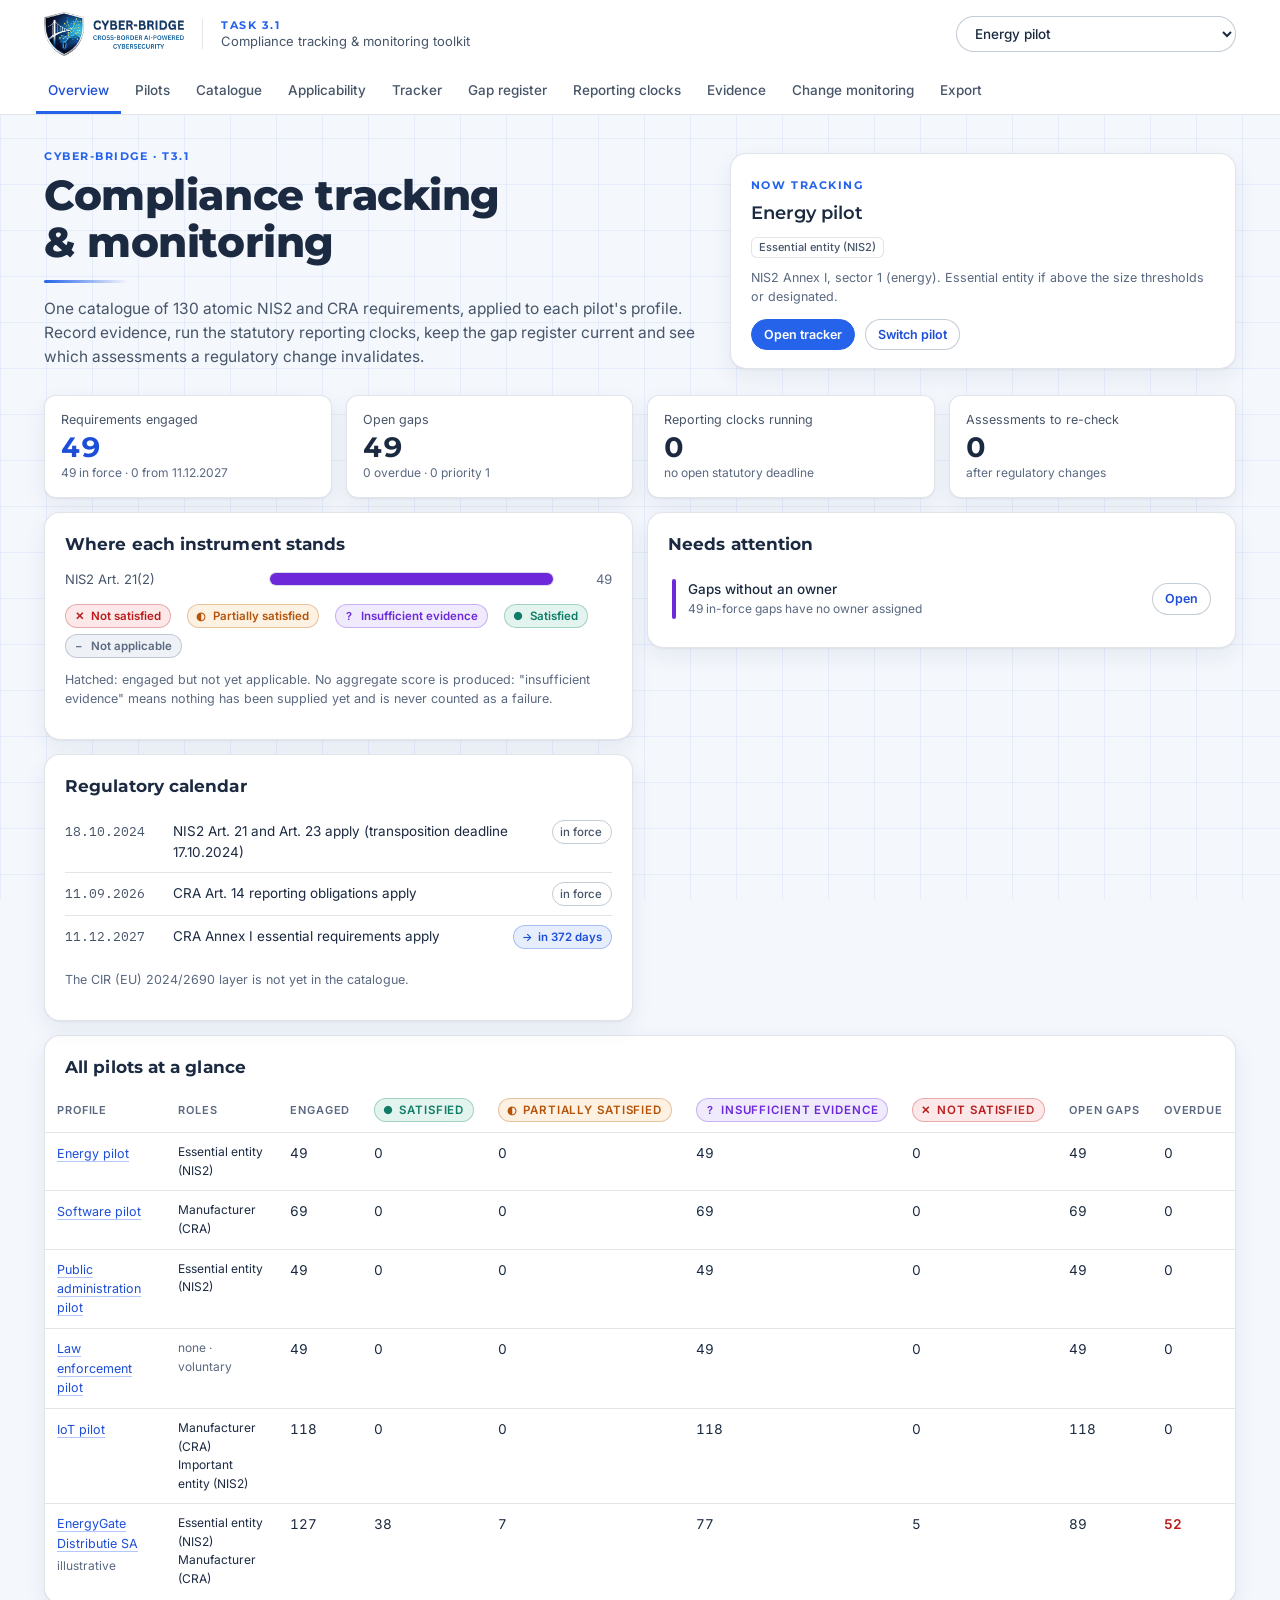
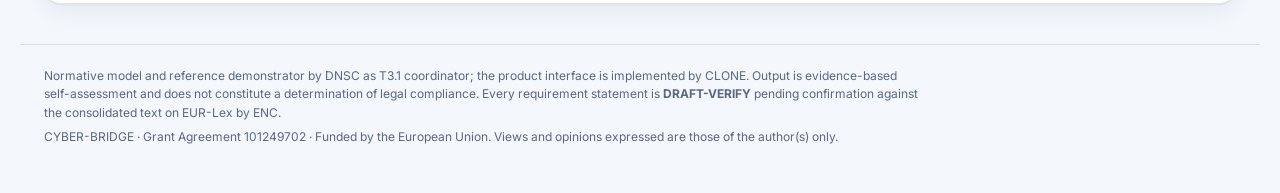
<file: t31-toolkit/index.html>
<!DOCTYPE html>
<html lang="en">
<head>
<meta charset="utf-8">
<meta name="viewport" content="width=device-width,initial-scale=1,viewport-fit=cover">
<title>CYBER-BRIDGE Compliance Toolkit</title>
<link rel="preconnect" href="https://fonts.googleapis.com">
<link rel="preconnect" href="https://fonts.gstatic.com" crossorigin>
<link rel="stylesheet" href="https://fonts.googleapis.com/css2?family=Montserrat:wght@600;700;800&family=Inter:wght@400;500;600&family=IBM+Plex+Mono:wght@400;500&display=swap">
<style>/* CYBER-BRIDGE T3.1 toolkit.
   Brand values follow ../platform/theme.css (the cyber-bridge.eu identity already
   used for Cyber-Bridge Range): institutional blue as the only action colour,
   cool light ground with the site's grid, heavy tracked headings with the short
   gradient bar. State colours are semantic and each state also has a shape. */
:root{
  --font-display:"Montserrat",-apple-system,"Segoe UI",sans-serif;
  --font-body:"Inter",-apple-system,"Segoe UI",Roboto,sans-serif;
  --font-mono:"IBM Plex Mono",ui-monospace,"SF Mono",Menlo,Consolas,monospace;

  --brand:#2563EB; --brand-deep:#1D4ED8; --brand-soft:rgba(37,99,235,.10);
  --bg:#F4F7FC; --bg-deep:#EAF0F8; --surface:#FFFFFF; --sunk:#F2F6FC;
  --tx:#1B2A41; --tx2:#475569; --tx3:#5A6880; --on-brand:#FFFFFF;
  --bd:rgba(30,58,95,.13); --bd-strong:rgba(30,58,95,.26);
  --grid-line:rgba(37,99,235,.07);
  --shadow:0 1px 2px rgba(30,58,95,.06),0 8px 22px rgba(30,58,95,.07);
  --scrim:rgba(15,27,46,.38);

  --sat:#0E7C66; --sat-bg:#E3F4EF;
  --part:#B45309; --part-bg:#FDF1E1;
  --ins:#6D28D9; --ins-bg:#F0EAFD;
  --not:#B91C1C; --not-bg:#FCE8E8;
  --na:#5A6880; --na-bg:#EEF1F6;
  --up:#1D4ED8; --up-bg:#E6EEFD;
  --nis2:#2563EB; --cra:#0E7490;

  --r-sm:8px; --r-md:12px; --r-lg:16px;
  --rule:linear-gradient(90deg,var(--brand),rgba(37,99,235,0));
}
@media (prefers-color-scheme:dark){
  :root:not([data-theme="light"]){
    color-scheme:dark;
    --brand:#5B8DEF; --brand-deep:#8FB2F7; --brand-soft:rgba(91,141,239,.16);
    --bg:#0A0E17; --bg-deep:#070A11; --surface:#111726; --sunk:#0D1320;
    --tx:#E8EEF9; --tx2:#A9B6CC; --tx3:#8594AD; --on-brand:#06101F;
    --bd:rgba(145,175,220,.15); --bd-strong:rgba(145,175,220,.30);
    --grid-line:rgba(91,141,239,.06);
    --shadow:0 8px 24px rgba(0,0,0,.4); --scrim:rgba(0,0,0,.55);
    --sat:#34D399; --sat-bg:rgba(52,211,153,.12);
    --part:#FBBF24; --part-bg:rgba(251,191,36,.12);
    --ins:#B79BFA; --ins-bg:rgba(167,139,250,.14);
    --not:#F87171; --not-bg:rgba(248,113,113,.13);
    --na:#94A3B8; --na-bg:rgba(148,163,184,.12);
    --up:#8FB2F7; --up-bg:rgba(91,141,239,.14);
    --nis2:#7FA7F5; --cra:#4FC3DA;
    --rule:linear-gradient(90deg,var(--brand),transparent);
  }
}
:root[data-theme="dark"]{
  color-scheme:dark;
  --brand:#5B8DEF; --brand-deep:#8FB2F7; --brand-soft:rgba(91,141,239,.16);
  --bg:#0A0E17; --bg-deep:#070A11; --surface:#111726; --sunk:#0D1320;
  --tx:#E8EEF9; --tx2:#A9B6CC; --tx3:#8594AD; --on-brand:#06101F;
  --bd:rgba(145,175,220,.15); --bd-strong:rgba(145,175,220,.30);
  --grid-line:rgba(91,141,239,.06);
  --shadow:0 8px 24px rgba(0,0,0,.4); --scrim:rgba(0,0,0,.55);
  --sat:#34D399; --sat-bg:rgba(52,211,153,.12);
  --part:#FBBF24; --part-bg:rgba(251,191,36,.12);
  --ins:#B79BFA; --ins-bg:rgba(167,139,250,.14);
  --not:#F87171; --not-bg:rgba(248,113,113,.13);
  --na:#94A3B8; --na-bg:rgba(148,163,184,.12);
  --up:#8FB2F7; --up-bg:rgba(91,141,239,.14);
  --nis2:#7FA7F5; --cra:#4FC3DA;
  --rule:linear-gradient(90deg,var(--brand),transparent);
}

*{box-sizing:border-box}
[hidden]{display:none!important}
html{-webkit-text-size-adjust:100%}
body{margin:0;font-family:var(--font-body);font-size:15px;line-height:1.55;color:var(--tx);
  background-color:var(--bg);
  background-image:linear-gradient(var(--grid-line) 1px,transparent 1px),linear-gradient(90deg,var(--grid-line) 1px,transparent 1px);
  background-size:46px 46px;background-attachment:fixed;-webkit-font-smoothing:antialiased}
img{max-width:100%}
a{color:var(--brand-deep)}
button,input,select,textarea{font:inherit;color:inherit}
:focus-visible{outline:2px solid var(--brand);outline-offset:2px;border-radius:4px}
.sr{position:absolute;width:1px;height:1px;overflow:hidden;clip:rect(0 0 0 0);white-space:nowrap}
.mono{font-family:var(--font-mono);font-size:.84em}
.num{font-variant-numeric:tabular-nums}
.muted{color:var(--tx3)}
.wrap{max-width:1240px;margin:0 auto;padding-inline:24px}

/* ---------- header ---------- */
.top{position:sticky;top:env(safe-area-inset-top,0px);z-index:30;background:var(--surface);border-bottom:1px solid var(--bd)}
.top-in{max-width:1240px;margin:0 auto;padding:12px 24px;display:flex;align-items:center;gap:18px;flex-wrap:wrap}
.logo{display:flex;align-items:center}
.logo img{height:44px;width:auto;display:block}
.top-tag{display:flex;flex-direction:column;line-height:1.25;font-size:13px;color:var(--tx2);padding-left:18px;border-left:1px solid var(--bd)}
.eyebrow{font-family:var(--font-display);font-weight:700;font-size:11px;letter-spacing:.14em;text-transform:uppercase;color:var(--brand)}
.top-right{margin-left:auto;display:flex;align-items:center;gap:10px}
.prof-switch{border:1px solid var(--bd-strong);background:var(--surface);border-radius:999px;padding:8px 14px;font-weight:500;font-size:13.5px;max-width:280px}
.tabs-scroll{overflow-x:auto;scrollbar-width:thin}
.tabs{max-width:1240px;margin:0 auto;padding:0 16px;display:flex;gap:2px;white-space:nowrap}
.tabs button{background:none;border:0;border-bottom:3px solid transparent;padding:12px 12px 10px;font-weight:500;font-size:13.5px;color:var(--tx2);cursor:pointer}
.tabs button:hover{color:var(--tx)}
.tabs button[aria-current="page"]{color:var(--brand-deep);border-bottom-color:var(--brand)}
.tabs .cnt{display:inline-block;margin-left:6px;min-width:18px;padding:0 5px;border-radius:9px;background:var(--not);color:#fff;font-size:10.5px;font-weight:600;line-height:17px;text-align:center}

/* ---------- page structure ---------- */
main{padding-block:28px 40px;outline:none}
.hero{display:grid;grid-template-columns:minmax(0,1.3fr) minmax(0,1fr);gap:28px;align-items:end;margin-bottom:26px}
.hero h1,.head h1{font-family:var(--font-display);font-weight:800;letter-spacing:-.01em;line-height:1.12;margin:6px 0 0;text-wrap:balance}
.hero h1{font-size:clamp(28px,3.6vw,42px)}
.head h1{font-size:clamp(24px,2.6vw,31px)}
.hero h1::after,.head h1::after{content:"";display:block;width:84px;height:3px;border-radius:2px;background:var(--rule);margin-top:14px}
.hero p.lead,.head p.lead{color:var(--tx2);max-width:68ch;margin:14px 0 0;font-size:15.5px}
.head{margin-bottom:22px}
.head-row{display:flex;gap:16px;align-items:flex-end;justify-content:space-between;flex-wrap:wrap}
h2{font-family:var(--font-display);font-weight:700;font-size:17px;letter-spacing:.005em;margin:30px 0 12px;text-wrap:balance}
h3{font-size:14.5px;font-weight:600;margin:0 0 6px}
.panel{background:var(--surface);border:1px solid var(--bd);border-radius:var(--r-lg);box-shadow:var(--shadow);padding:18px 20px}
.panel.flush{padding:4px 0}
.grid{display:grid;gap:14px}
.g2{grid-template-columns:repeat(2,minmax(0,1fr))}
.g3{grid-template-columns:repeat(3,minmax(0,1fr))}
.g4{grid-template-columns:repeat(4,minmax(0,1fr))}
.note{font-size:12.5px;color:var(--tx3);margin-top:12px;max-width:90ch}
.callout{border:1px solid var(--bd-strong);border-left:4px solid var(--brand);background:var(--brand-soft);border-radius:var(--r-md);padding:12px 16px;font-size:13.5px;color:var(--tx);margin-bottom:18px}
.callout.warn{border-left-color:var(--part);background:var(--part-bg)}
.callout.bad{border-left-color:var(--not);background:var(--not-bg)}

/* ---------- KPI tiles ---------- */
.kpi{background:var(--surface);border:1px solid var(--bd);border-radius:var(--r-md);padding:14px 16px;display:flex;flex-direction:column;gap:2px;box-shadow:var(--shadow)}
.kpi b{font-family:var(--font-display);font-size:28px;font-weight:700;line-height:1.1;font-variant-numeric:tabular-nums}
.kpi span{font-size:12.5px;color:var(--tx2)}
.kpi small{font-size:12px;color:var(--tx3)}
.kpi.alert b{color:var(--not)}
.kpi.good b{color:var(--sat)}
.kpi.brand b{color:var(--brand-deep)}

/* ---------- states ---------- */
.pill{display:inline-flex;align-items:center;gap:5px;font-size:11.5px;font-weight:600;padding:2px 9px 2px 7px;border-radius:999px;white-space:nowrap;border:1px solid transparent;line-height:18px}
.pill i{font-style:normal;font-size:11px;width:12px;text-align:center}
.pill.sat{color:var(--sat);background:var(--sat-bg);border-color:color-mix(in srgb,var(--sat) 30%,transparent)}
.pill.part{color:var(--part);background:var(--part-bg);border-color:color-mix(in srgb,var(--part) 30%,transparent)}
.pill.ins{color:var(--ins);background:var(--ins-bg);border-color:color-mix(in srgb,var(--ins) 30%,transparent)}
.pill.not{color:var(--not);background:var(--not-bg);border-color:color-mix(in srgb,var(--not) 30%,transparent)}
.pill.na{color:var(--na);background:var(--na-bg);border-color:color-mix(in srgb,var(--na) 30%,transparent)}
.pill.up{color:var(--up);background:var(--up-bg);border-color:color-mix(in srgb,var(--up) 30%,transparent)}
.pill.ghost{color:var(--tx2);background:transparent;border-color:var(--bd-strong);font-weight:500}
.tag{display:inline-block;font-size:11px;font-weight:500;color:var(--tx2);border:1px solid var(--bd);border-radius:6px;padding:1px 7px;margin:0 4px 4px 0;white-space:nowrap;background:var(--surface)}
.tag.nis2{color:var(--nis2);border-color:color-mix(in srgb,var(--nis2) 35%,transparent)}
.tag.cra{color:var(--cra);border-color:color-mix(in srgb,var(--cra) 35%,transparent)}
.tag.yes{color:var(--sat);border-color:color-mix(in srgb,var(--sat) 35%,transparent)}
.tag.no{color:var(--tx3);border-style:dashed;text-decoration:line-through}
.dot{display:inline-block;width:9px;height:9px;border-radius:50%;flex:0 0 9px}

/* stacked distribution bars */
.dist{display:grid;grid-template-columns:minmax(120px,190px) minmax(0,1fr) 44px;gap:10px 14px;align-items:center;font-size:13px}
.dist .lbl{color:var(--tx2)}
.bar{display:flex;height:14px;border-radius:7px;overflow:hidden;background:var(--sunk);border:1px solid var(--bd)}
.bar span{display:block;height:100%}
.bar .sat{background:var(--sat)} .bar .part{background:var(--part)} .bar .ins{background:var(--ins)}
.bar .not{background:var(--not)} .bar .na{background:var(--na)} .bar .up{background:repeating-linear-gradient(135deg,var(--up) 0 3px,transparent 3px 6px)}
.legend{display:flex;gap:6px 16px;flex-wrap:wrap;font-size:12.5px;color:var(--tx2);margin-top:14px}
.legend span{display:inline-flex;gap:6px;align-items:center}

/* ---------- tables ---------- */
.tbl-wrap{overflow-x:auto;position:relative}
table{width:100%;border-collapse:collapse;font-size:13.5px}
th{text-align:left;font-weight:600;font-size:11px;letter-spacing:.08em;text-transform:uppercase;color:var(--tx3);padding:10px 12px;border-bottom:1px solid var(--bd);white-space:nowrap}
td{padding:10px 12px;border-bottom:1px solid var(--bd);vertical-align:top}
tr:last-child td{border-bottom:0}
tbody tr:hover td{background:var(--sunk)}
td .sub{font-size:12px;color:var(--tx3);margin-top:3px}
.rowlink{background:none;border:0;padding:0;font-family:var(--font-mono);font-size:12.5px;color:var(--brand-deep);cursor:pointer;text-align:left;text-decoration:underline;text-decoration-color:color-mix(in srgb,var(--brand) 35%,transparent);text-underline-offset:3px}
.rowlink:hover{text-decoration-color:var(--brand)}
td input[type=text],td input[type=date]{width:100%;min-width:120px;border:1px solid var(--bd);border-radius:6px;padding:5px 7px;background:var(--surface);font-size:13px}
.prio{display:inline-block;font-family:var(--font-mono);font-weight:500;font-size:12px;padding:1px 6px;border-radius:5px}
.prio.p1{background:var(--not-bg);color:var(--not)} .prio.p2{background:var(--part-bg);color:var(--part)} .prio.p3{background:var(--up-bg);color:var(--up)}

/* ---------- controls ---------- */
.toolbar{display:flex;gap:8px 10px;flex-wrap:wrap;align-items:center;margin-bottom:14px}
.chip{border:1px solid var(--bd-strong);background:var(--surface);border-radius:999px;padding:6px 13px;font-size:12.5px;font-weight:500;color:var(--tx2);cursor:pointer}
.chip:hover{color:var(--tx);border-color:var(--brand)}
.chip[aria-pressed="true"]{background:var(--brand);border-color:var(--brand);color:var(--on-brand)}
.chip .n{opacity:.75;margin-left:4px;font-variant-numeric:tabular-nums}
.search{flex:1 1 220px;min-width:0;border:1px solid var(--bd-strong);border-radius:999px;padding:7px 14px;background:var(--surface);font-size:13.5px}
select.sel{border:1px solid var(--bd-strong);border-radius:8px;padding:6px 10px;background:var(--surface);font-size:13px}
.btn{display:inline-flex;align-items:center;gap:6px;border:1px solid var(--brand);background:var(--brand);color:var(--on-brand);border-radius:999px;padding:8px 16px;font-weight:600;font-size:13.5px;cursor:pointer}
.btn:hover{background:var(--brand-deep);border-color:var(--brand-deep)}
.btn.sec{background:var(--surface);color:var(--brand-deep);border-color:var(--bd-strong)}
.btn.sec:hover{border-color:var(--brand)}
.btn.small{padding:5px 12px;font-size:12.5px}
.btn.danger{background:var(--surface);color:var(--not);border-color:color-mix(in srgb,var(--not) 45%,transparent)}
.field{display:flex;flex-direction:column;gap:5px;font-size:12.5px;color:var(--tx2);font-weight:500}
.field input,.field select,.field textarea{border:1px solid var(--bd-strong);border-radius:8px;padding:8px 10px;background:var(--surface);font-size:14px;color:var(--tx);font-weight:400}
.field textarea{min-height:70px;resize:vertical}
.checks{display:flex;flex-wrap:wrap;gap:8px}
.check{display:inline-flex;align-items:center;gap:7px;border:1px solid var(--bd);border-radius:8px;padding:7px 11px;font-size:13px;background:var(--surface);cursor:pointer}
.check input{accent-color:var(--brand)}
.check:has(input:checked){border-color:var(--brand);background:var(--brand-soft)}
.form-grid{display:grid;grid-template-columns:repeat(auto-fit,minmax(200px,1fr));gap:12px}

/* ---------- pilots ---------- */
.pilot{display:flex;flex-direction:column;gap:10px}
.pilot-head{display:flex;justify-content:space-between;align-items:flex-start;gap:10px}
.pilot .sector{font-family:var(--font-display);font-weight:800;font-size:19px;letter-spacing:.01em}
.pilot .code{font-family:var(--font-mono);font-size:11.5px;color:var(--tx3)}
.pilot ul{margin:0;padding-left:18px;font-size:13px;color:var(--tx2)}
.pilot .basis{font-size:13px;color:var(--tx2)}
.pilot .counts{display:flex;gap:14px;font-size:12.5px;color:var(--tx2);border-top:1px solid var(--bd);padding-top:10px;flex-wrap:wrap}
.pilot .counts b{font-family:var(--font-display);font-size:17px;color:var(--tx);margin-right:3px;font-variant-numeric:tabular-nums}
.pilot.active{border-color:var(--brand);box-shadow:0 0 0 1px var(--brand),var(--shadow)}
.pilot .foot-row{margin-top:auto;display:flex;gap:8px;flex-wrap:wrap;align-items:center}
.pilot input.pname{border:1px dashed var(--bd-strong);border-radius:6px;padding:4px 8px;font-size:13px;width:100%;background:transparent}

/* attention list */
.att{display:flex;flex-direction:column}
.att-item{display:grid;grid-template-columns:4px minmax(0,1fr) auto;gap:12px;align-items:center;padding:10px 4px;border-bottom:1px solid var(--bd)}
.att-item:last-child{border-bottom:0}
.att-item .stripe{align-self:stretch;border-radius:2px}
.att-item .t{font-size:13.5px;font-weight:500}
.att-item .m{font-size:12px;color:var(--tx3)}

/* calendar */
.cal{display:flex;flex-direction:column;gap:0}
.cal-row{display:grid;grid-template-columns:96px minmax(0,1fr) auto;gap:12px;padding:9px 0;border-bottom:1px solid var(--bd);align-items:baseline;font-size:13.5px}
.cal-row:last-child{border-bottom:0}
.cal-row .d{font-family:var(--font-mono);font-size:12.5px;color:var(--tx2)}

/* ---------- incident clocks ---------- */
.clocks{display:grid;grid-template-columns:repeat(auto-fill,minmax(270px,1fr));gap:12px}
.clock{border:1px solid var(--bd);border-radius:var(--r-md);background:var(--surface);padding:14px 16px;display:flex;flex-direction:column;gap:8px;box-shadow:var(--shadow)}
.clock.not{border-color:color-mix(in srgb,var(--not) 55%,transparent)}
.clock .reg{font-size:11px;font-weight:700;letter-spacing:.12em;text-transform:uppercase}
.clock .ttl{font-weight:600;font-size:14.5px}
.clock .big{font-family:var(--font-display);font-weight:700;font-size:22px;font-variant-numeric:tabular-nums;line-height:1.1}
.clock .meta{font-size:12px;color:var(--tx3)}
.clock details{font-size:12.5px}
.clock summary{cursor:pointer;color:var(--brand-deep);font-weight:500}
.meter{height:6px;border-radius:3px;background:var(--sunk);overflow:hidden;border:1px solid var(--bd)}
.meter span{display:block;height:100%;background:var(--brand)}
.clock.not .meter span{background:var(--not)}
.clock.sat .meter span{background:var(--sat)}
.inc-list{display:flex;gap:8px;flex-wrap:wrap;margin-bottom:14px}

.tl{position:relative;margin-top:6px;overflow:hidden}
.tl-row{display:grid;grid-template-columns:150px minmax(0,1fr);gap:14px;align-items:center;padding:16px 0;border-bottom:1px dashed var(--bd)}
.tl-row:last-child{border-bottom:0}
.tl-name{font-size:12.5px;font-weight:600}
.tl-name small{display:block;font-weight:400;color:var(--tx3)}
.tl-track{position:relative;height:58px}
.tl-line{position:absolute;left:0;right:0;top:22px;height:3px;border-radius:2px;background:var(--sunk);border:1px solid var(--bd)}
.tl-mk{position:absolute;top:15px;width:16px;height:16px;border-radius:50%;transform:translateX(-8px);border:3px solid var(--surface);box-shadow:0 0 0 1px var(--bd-strong)}
.tl-lab{position:absolute;transform:translateX(-50%);font-size:11px;white-space:nowrap;color:var(--tx2);text-align:center;line-height:1.2}
.tl-lab.up{top:-6px}.tl-lab.dn{top:40px}
.tl-now{position:absolute;top:0;bottom:0;width:0;border-left:2px solid var(--not)}
.tl-brk{position:absolute;top:8px;height:32px;width:0;border-left:2px dashed var(--bd-strong)}
.tl-axis{display:grid;grid-template-columns:150px minmax(0,1fr);gap:14px;font-size:11px;color:var(--tx3)}
.tl-axis div:last-child{position:relative;height:16px}
.tl-axis span{position:absolute;transform:translateX(-50%);white-space:nowrap}

/* ---------- evidence ---------- */
.drop{border:2px dashed var(--bd-strong);border-radius:var(--r-lg);padding:22px;text-align:center;background:var(--surface);color:var(--tx2);font-size:14px}
.drop.over{border-color:var(--brand);background:var(--brand-soft)}
.drop .btn{margin-top:10px}

/* ---------- drawer, modal, toast ---------- */
.scrim{position:fixed;inset:0;background:var(--scrim);z-index:40}
.drawer{position:fixed;top:0;right:0;bottom:0;width:min(560px,100%);background:var(--surface);z-index:41;border-left:1px solid var(--bd);box-shadow:-10px 0 30px rgba(0,0,0,.15);overflow-y:auto;padding:calc(env(safe-area-inset-top,0px) + 20px) 22px calc(env(safe-area-inset-bottom,0px) + 30px)}
.drawer h2{margin-top:6px;font-size:19px}
.drawer .close{position:sticky;top:0;float:right;background:var(--surface);border:1px solid var(--bd-strong);border-radius:999px;padding:5px 12px;cursor:pointer;font-size:13px}
.kv{display:grid;grid-template-columns:140px minmax(0,1fr);gap:8px 14px;font-size:13.5px;margin:12px 0}
.kv dt{color:var(--tx3);font-size:11.5px;letter-spacing:.06em;text-transform:uppercase;padding-top:2px}
.kv dd{margin:0;overflow-wrap:anywhere}
.stmt{font-size:15px;line-height:1.6;border-left:3px solid var(--brand);padding:4px 0 4px 14px;margin:12px 0}
.hist{list-style:none;margin:0;padding:0;font-size:12.5px}
.hist li{display:flex;gap:10px;padding:6px 0;border-bottom:1px solid var(--bd);align-items:center;flex-wrap:wrap}
.modal{position:fixed;inset:0;z-index:50;display:grid;place-items:center;padding:16px;background:var(--scrim)}
.modal-box{background:var(--surface);border-radius:var(--r-lg);border:1px solid var(--bd);width:min(760px,100%);max-height:88vh;display:flex;flex-direction:column;gap:12px;padding:20px;box-shadow:var(--shadow)}
.modal-box textarea{width:100%;flex:1;min-height:260px;font-family:var(--font-mono);font-size:12px;border:1px solid var(--bd-strong);border-radius:8px;padding:10px;background:var(--sunk);resize:vertical}
.modal-box .row{display:flex;gap:8px;flex-wrap:wrap;justify-content:flex-end}
.toast{position:fixed;left:50%;bottom:calc(env(safe-area-inset-bottom,0px) + 20px);transform:translate(-50%,20px);background:var(--tx);color:var(--bg);padding:10px 18px;border-radius:999px;font-size:13.5px;font-weight:500;opacity:0;pointer-events:none;transition:.2s;z-index:60;max-width:calc(100% - 32px)}
.toast.on{opacity:1;transform:translate(-50%,0)}

.foot{padding-block:22px 40px;border-top:1px solid var(--bd);font-size:12px;color:var(--tx3)}
.foot p{margin:0 0 6px;max-width:110ch}

@media (max-width:980px){.g4{grid-template-columns:repeat(2,minmax(0,1fr))}.g3{grid-template-columns:repeat(2,minmax(0,1fr))}.hero{grid-template-columns:minmax(0,1fr)}}
@media (max-width:640px){
  .wrap,.top-in{padding-inline:16px}
  .g2,.g3,.g4{grid-template-columns:minmax(0,1fr)}
  .g4.kpis{grid-template-columns:repeat(2,minmax(0,1fr))}
  .top-tag{display:none}
  .top-right{margin-left:auto}
  .prof-switch{max-width:190px}
  .logo img{height:36px}
  .dist{grid-template-columns:1fr 40px}
  .dist .lbl{grid-column:1 / -1;margin-bottom:-6px}
  .kv{grid-template-columns:1fr}
  .tl-row,.tl-axis{grid-template-columns:1fr}
  .tl-axis div:first-child{display:none}
  .cal-row{grid-template-columns:86px minmax(0,1fr)}
  .cal-row .pill{grid-column:2}
}
@media (prefers-reduced-motion:reduce){*{transition:none!important;animation:none!important}}
</style>
</head>
<body>
<header class="top">
  <div class="top-in">
    <a class="logo" href="#overview" data-go="overview"><img src="[data-uri]" alt="CYBER-BRIDGE" width="170" height="48"></a>
    <div class="top-tag"><span class="eyebrow">Task 3.1</span><span>Compliance tracking &amp; monitoring toolkit</span></div>
    <div class="top-right">
      <label class="sr" for="prof-switch">Organisation being tracked</label>
      <select id="prof-switch" class="prof-switch"></select>
    </div>
  </div>
  <div class="tabs-scroll"><nav class="tabs" id="tabs" aria-label="Toolkit sections"></nav></div>
</header>
<main id="main" class="wrap" tabindex="-1"></main>
<footer class="foot wrap">
  <p>Normative model and reference demonstrator by DNSC as T3.1 coordinator; the product interface is implemented by CLONE. Output is evidence-based self-assessment and does not constitute a determination of legal compliance. Every requirement statement is <b>DRAFT-VERIFY</b> pending confirmation against the consolidated text on EUR-Lex by ENC.</p>
  <p>CYBER-BRIDGE · Grant Agreement 101249702 · Funded by the European Union. Views and opinions expressed are those of the author(s) only.</p>
</footer>
<aside id="drawer" class="drawer" hidden aria-label="Requirement detail"></aside>
<div id="scrim" class="scrim" hidden></div>
<div id="modal" class="modal" hidden role="dialog" aria-modal="true"></div>
<div id="toast" class="toast" role="status" aria-live="polite"></div>
<script>window.CB={"built":"2026-09-25","groups":{"nis2-art21":{"label":"NIS2 Art. 21(2)","long":"NIS2 Art. 21(2) — risk-management measures"},"nis2-art23":{"label":"NIS2 Art. 23","long":"NIS2 Art. 23 — reporting obligations"},"cra-art14":{"label":"CRA Art. 14","long":"CRA Art. 14 — reporting obligations"},"cra-anxI-partI":{"label":"CRA Annex I · I","long":"CRA Annex I, Part I — product security"},"cra-anxI-partII":{"label":"CRA Annex I · II","long":"CRA Annex I, Part II — vulnerability handling"}},"req":[{"id":"nis2.art21.2.a.1","g":"nis2-art21","title":"Documented policy on the security of network and information systems","stmt":"The entity shall have a documented policy on the security of network and information systems.","eli":"http://data.europa.eu/eli/dir/2022/2555/oj#art_21.par_2.pnt_a","regime":"NIS2","otype":"process","check":"attestation","atype":null,"aprops":[],"roles":["essential_entity","important_entity"],"flags":[],"content":[],"vmethod":"document-review","etype":"policy-document","from":"2024-10-18","jur":["EU","national-transposition"],"iso":"A.5.1","review":"PENDING-ENC","text":"DRAFT-VERIFY"},{"id":"nis2.art21.2.a.2","g":"nis2-art21","title":"Documented policy on risk analysis","stmt":"The entity shall have a documented policy on risk analysis covering the identification, analysis and evaluation of risks to network and information systems.","eli":"http://data.europa.eu/eli/dir/2022/2555/oj#art_21.par_2.pnt_a","regime":"NIS2","otype":"process","check":"attestation","atype":null,"aprops":[],"roles":["essential_entity","important_entity"],"flags":[],"content":[],"vmethod":"document-review","etype":"policy-document","from":"2024-10-18","jur":["EU","national-transposition"],"iso":"A.5.1","review":"PENDING-ENC","text":"DRAFT-VERIFY"},{"id":"nis2.art21.2.a.3","g":"nis2-art21","title":"All-hazards approach reflected in the policies","stmt":"The policies shall be based on an all-hazards approach that protects network and information systems and the physical environment of those systems from incidents.","eli":"http://data.europa.eu/eli/dir/2022/2555/oj#art_21.par_2.pnt_a","regime":"NIS2","otype":"process","check":"attestation","atype":null,"aprops":[],"roles":["essential_entity","important_entity"],"flags":[],"content":[],"vmethod":"document-review","etype":"policy-document","from":"2024-10-18","jur":["EU","national-transposition"],"iso":"A.5.1","review":"PENDING-ENC","text":"DRAFT-VERIFY"},{"id":"nis2.art21.2.a.4","g":"nis2-art21","title":"Technical, operational and organisational measures addressed","stmt":"The policies shall address technical, operational and organisational measures, and shall not be limited to any one of those categories.","eli":"http://data.europa.eu/eli/dir/2022/2555/oj#art_21.par_2.pnt_a","regime":"NIS2","otype":"process","check":"attestation","atype":null,"aprops":[],"roles":["essential_entity","important_entity"],"flags":[],"content":[],"vmethod":"document-review","etype":"policy-document","from":"2024-10-18","jur":["EU","national-transposition"],"iso":"A.5.1","review":"PENDING-ENC","text":"DRAFT-VERIFY"},{"id":"nis2.art21.2.a.5","g":"nis2-art21","title":"Policies reviewed and kept current","stmt":"The policies shall be reviewed and, where necessary, updated, so that they continue to reflect the risks to which the entity is exposed.","eli":"http://data.europa.eu/eli/dir/2022/2555/oj#art_21.par_2.pnt_a","regime":"NIS2","otype":"process","check":"attestation","atype":null,"aprops":[],"roles":["essential_entity","important_entity"],"flags":[],"content":[],"vmethod":"document-review","etype":"review-record","from":"2024-10-18","jur":["EU","national-transposition"],"iso":"A.5.1","review":"PENDING-ENC","text":"DRAFT-VERIFY"},{"id":"nis2.art21.2.b.1","g":"nis2-art21","title":"Documented incident handling procedure","stmt":"The entity shall have a documented procedure for handling incidents affecting network and information systems.","eli":"http://data.europa.eu/eli/dir/2022/2555/oj#art_21.par_2.pnt_b","regime":"NIS2","otype":"process","check":"attestation","atype":null,"aprops":[],"roles":["essential_entity","important_entity"],"flags":[],"content":[],"vmethod":"document-review","etype":"procedure-document","from":"2024-10-18","jur":["EU","national-transposition"],"iso":"A.5.24","review":"PENDING-ENC","text":"DRAFT-VERIFY"},{"id":"nis2.art21.2.b.2","g":"nis2-art21","title":"Incident detection and recording","stmt":"The procedure shall provide for the detection and recording of incidents.","eli":"http://data.europa.eu/eli/dir/2022/2555/oj#art_21.par_2.pnt_b","regime":"NIS2","otype":"process","check":"attestation","atype":null,"aprops":[],"roles":["essential_entity","important_entity"],"flags":[],"content":[],"vmethod":"document-review","etype":"procedure-document","from":"2024-10-18","jur":["EU","national-transposition"],"iso":"A.5.25","review":"PENDING-ENC","text":"DRAFT-VERIFY"},{"id":"nis2.art21.2.b.3","g":"nis2-art21","title":"Incident classification and prioritisation","stmt":"The procedure shall provide for the assessment, classification and prioritisation of incidents.","eli":"http://data.europa.eu/eli/dir/2022/2555/oj#art_21.par_2.pnt_b","regime":"NIS2","otype":"process","check":"attestation","atype":null,"aprops":[],"roles":["essential_entity","important_entity"],"flags":[],"content":[],"vmethod":"document-review","etype":"procedure-document","from":"2024-10-18","jur":["EU","national-transposition"],"iso":"A.5.25","review":"PENDING-ENC","text":"DRAFT-VERIFY"},{"id":"nis2.art21.2.b.4","g":"nis2-art21","title":"Incident response and containment","stmt":"The procedure shall provide for response to and containment of incidents.","eli":"http://data.europa.eu/eli/dir/2022/2555/oj#art_21.par_2.pnt_b","regime":"NIS2","otype":"process","check":"attestation","atype":null,"aprops":[],"roles":["essential_entity","important_entity"],"flags":[],"content":[],"vmethod":"document-review","etype":"procedure-document","from":"2024-10-18","jur":["EU","national-transposition"],"iso":"A.5.26","review":"PENDING-ENC","text":"DRAFT-VERIFY"},{"id":"nis2.art21.2.b.5","g":"nis2-art21","title":"Post-incident review and lessons learned","stmt":"The entity shall review incidents after closure and apply the resulting lessons to its measures.","eli":"http://data.europa.eu/eli/dir/2022/2555/oj#art_21.par_2.pnt_b","regime":"NIS2","otype":"process","check":"attestation","atype":null,"aprops":[],"roles":["essential_entity","important_entity"],"flags":[],"content":[],"vmethod":"document-review","etype":"review-record","from":"2024-10-18","jur":["EU","national-transposition"],"iso":"A.5.27","review":"PENDING-ENC","text":"DRAFT-VERIFY"},{"id":"nis2.art21.2.c.1","g":"nis2-art21","title":"Business continuity arrangements","stmt":"The entity shall have business continuity arrangements for the services it provides.","eli":"http://data.europa.eu/eli/dir/2022/2555/oj#art_21.par_2.pnt_c","regime":"NIS2","otype":"process","check":"attestation","atype":null,"aprops":[],"roles":["essential_entity","important_entity"],"flags":[],"content":[],"vmethod":"document-review","etype":"plan-document","from":"2024-10-18","jur":["EU","national-transposition"],"iso":"A.5.29","review":"PENDING-ENC","text":"DRAFT-VERIFY"},{"id":"nis2.art21.2.c.2","g":"nis2-art21","title":"Backup management","stmt":"The entity shall manage backups of data and systems necessary to restore its services.","eli":"http://data.europa.eu/eli/dir/2022/2555/oj#art_21.par_2.pnt_c","regime":"NIS2","otype":"process","check":"attestation","atype":null,"aprops":[],"roles":["essential_entity","important_entity"],"flags":[],"content":[],"vmethod":"document-review","etype":"procedure-document","from":"2024-10-18","jur":["EU","national-transposition"],"iso":"A.8.13","review":"PENDING-ENC","text":"DRAFT-VERIFY"},{"id":"nis2.art21.2.c.3","g":"nis2-art21","title":"Backup restoration tested","stmt":"The entity shall test the restoration of backups so that their effectiveness is established rather than assumed.","eli":"http://data.europa.eu/eli/dir/2022/2555/oj#art_21.par_2.pnt_c","regime":"NIS2","otype":"process","check":"attestation","atype":null,"aprops":[],"roles":["essential_entity","important_entity"],"flags":[],"content":[],"vmethod":"document-review","etype":"test-record","from":"2024-10-18","jur":["EU","national-transposition"],"iso":"A.8.13","review":"PENDING-ENC","text":"DRAFT-VERIFY"},{"id":"nis2.art21.2.c.4","g":"nis2-art21","title":"Disaster recovery arrangements","stmt":"The entity shall have disaster recovery arrangements enabling the resumption of services after a disruptive event.","eli":"http://data.europa.eu/eli/dir/2022/2555/oj#art_21.par_2.pnt_c","regime":"NIS2","otype":"process","check":"attestation","atype":null,"aprops":[],"roles":["essential_entity","important_entity"],"flags":[],"content":[],"vmethod":"document-review","etype":"plan-document","from":"2024-10-18","jur":["EU","national-transposition"],"iso":"A.5.29","review":"PENDING-ENC","text":"DRAFT-VERIFY"},{"id":"nis2.art21.2.c.5","g":"nis2-art21","title":"Crisis management arrangements","stmt":"The entity shall have crisis management arrangements, distinct from business continuity, covering decision-making and communication during a crisis.","eli":"http://data.europa.eu/eli/dir/2022/2555/oj#art_21.par_2.pnt_c","regime":"NIS2","otype":"process","check":"attestation","atype":null,"aprops":[],"roles":["essential_entity","important_entity"],"flags":[],"content":[],"vmethod":"document-review","etype":"plan-document","from":"2024-10-18","jur":["EU","national-transposition"],"iso":"A.5.29","review":"PENDING-ENC","text":"DRAFT-VERIFY"},{"id":"nis2.art21.2.c.6","g":"nis2-art21","title":"Continuity and crisis arrangements exercised","stmt":"The entity shall exercise its continuity, recovery and crisis management arrangements at planned intervals.","eli":"http://data.europa.eu/eli/dir/2022/2555/oj#art_21.par_2.pnt_c","regime":"NIS2","otype":"process","check":"attestation","atype":null,"aprops":[],"roles":["essential_entity","important_entity"],"flags":[],"content":[],"vmethod":"document-review","etype":"exercise-record","from":"2024-10-18","jur":["EU","national-transposition"],"iso":"A.5.30","review":"PENDING-ENC","text":"DRAFT-VERIFY"},{"id":"nis2.art21.2.d.1","g":"nis2-art21","title":"Supply chain security measures","stmt":"The entity shall have measures addressing the security of its supply chain.","eli":"http://data.europa.eu/eli/dir/2022/2555/oj#art_21.par_2.pnt_d","regime":"NIS2","otype":"process","check":"attestation","atype":null,"aprops":[],"roles":["essential_entity","important_entity"],"flags":[],"content":[],"vmethod":"document-review","etype":"policy-document","from":"2024-10-18","jur":["EU","national-transposition"],"iso":"A.5.19","review":"PENDING-ENC","text":"DRAFT-VERIFY"},{"id":"nis2.art21.2.d.2","g":"nis2-art21","title":"Security in relationships with direct suppliers","stmt":"The measures shall address the security-related aspects of the relationships between the entity and each of its direct suppliers.","eli":"http://data.europa.eu/eli/dir/2022/2555/oj#art_21.par_2.pnt_d","regime":"NIS2","otype":"process","check":"attestation","atype":null,"aprops":[],"roles":["essential_entity","important_entity"],"flags":[],"content":[],"vmethod":"document-review","etype":"contract-evidence","from":"2024-10-18","jur":["EU","national-transposition"],"iso":"A.5.20","review":"PENDING-ENC","text":"DRAFT-VERIFY"},{"id":"nis2.art21.2.d.3","g":"nis2-art21","title":"Security in relationships with service providers","stmt":"The measures shall address the security-related aspects of the relationships between the entity and each of its direct service providers.","eli":"http://data.europa.eu/eli/dir/2022/2555/oj#art_21.par_2.pnt_d","regime":"NIS2","otype":"process","check":"attestation","atype":null,"aprops":[],"roles":["essential_entity","important_entity"],"flags":[],"content":[],"vmethod":"document-review","etype":"contract-evidence","from":"2024-10-18","jur":["EU","national-transposition"],"iso":"A.5.21","review":"PENDING-ENC","text":"DRAFT-VERIFY"},{"id":"nis2.art21.2.d.4","g":"nis2-art21","title":"Supplier vulnerabilities and practices taken into account","stmt":"The entity shall take into account the vulnerabilities specific to each direct supplier and service provider and the overall quality of their products and cybersecurity practices.","eli":"http://data.europa.eu/eli/dir/2022/2555/oj#art_21.par_2.pnt_d","regime":"NIS2","otype":"process","check":"attestation","atype":null,"aprops":[],"roles":["essential_entity","important_entity"],"flags":[],"content":[],"vmethod":"document-review","etype":"assessment-record","from":"2024-10-18","jur":["EU","national-transposition"],"iso":"A.5.19","review":"PENDING-ENC","text":"DRAFT-VERIFY"},{"id":"nis2.art21.2.d.5","g":"nis2-art21","title":"Supply chain measures maintained over the relationship","stmt":"The entity shall maintain its supply chain security measures over the life of the relationship, not only at the point of procurement.","eli":"http://data.europa.eu/eli/dir/2022/2555/oj#art_21.par_2.pnt_d","regime":"NIS2","otype":"process","check":"attestation","atype":null,"aprops":[],"roles":["essential_entity","important_entity"],"flags":[],"content":[],"vmethod":"document-review","etype":"review-record","from":"2024-10-18","jur":["EU","national-transposition"],"iso":"A.5.22","review":"PENDING-ENC","text":"DRAFT-VERIFY"},{"id":"nis2.art21.2.e.1","g":"nis2-art21","title":"Security in the acquisition of network and information systems","stmt":"The entity shall have security measures governing the acquisition of network and information systems.","eli":"http://data.europa.eu/eli/dir/2022/2555/oj#art_21.par_2.pnt_e","regime":"NIS2","otype":"process","check":"attestation","atype":null,"aprops":[],"roles":["essential_entity","important_entity"],"flags":[],"content":[],"vmethod":"document-review","etype":"policy-document","from":"2024-10-18","jur":["EU","national-transposition"],"iso":"A.8.30","review":"PENDING-ENC","text":"DRAFT-VERIFY"},{"id":"nis2.art21.2.e.2","g":"nis2-art21","title":"Security in the development of network and information systems","stmt":"The entity shall have security measures governing the development of network and information systems.","eli":"http://data.europa.eu/eli/dir/2022/2555/oj#art_21.par_2.pnt_e","regime":"NIS2","otype":"process","check":"attestation","atype":null,"aprops":[],"roles":["essential_entity","important_entity"],"flags":[],"content":[],"vmethod":"document-review","etype":"policy-document","from":"2024-10-18","jur":["EU","national-transposition"],"iso":"A.8.25","review":"PENDING-ENC","text":"DRAFT-VERIFY"},{"id":"nis2.art21.2.e.3","g":"nis2-art21","title":"Security in the maintenance of network and information systems","stmt":"The entity shall have security measures governing the maintenance of network and information systems.","eli":"http://data.europa.eu/eli/dir/2022/2555/oj#art_21.par_2.pnt_e","regime":"NIS2","otype":"process","check":"attestation","atype":null,"aprops":[],"roles":["essential_entity","important_entity"],"flags":[],"content":[],"vmethod":"document-review","etype":"procedure-document","from":"2024-10-18","jur":["EU","national-transposition"],"iso":"A.8.32","review":"PENDING-ENC","text":"DRAFT-VERIFY"},{"id":"nis2.art21.2.e.4","g":"nis2-art21","title":"Vulnerability handling","stmt":"The entity shall have a process for handling vulnerabilities in the network and information systems it uses.","eli":"http://data.europa.eu/eli/dir/2022/2555/oj#art_21.par_2.pnt_e","regime":"NIS2","otype":"process","check":"attestation","atype":null,"aprops":[],"roles":["essential_entity","important_entity"],"flags":[],"content":[],"vmethod":"document-review","etype":"procedure-document","from":"2024-10-18","jur":["EU","national-transposition"],"iso":"A.8.8","review":"PENDING-ENC","text":"DRAFT-VERIFY"},{"id":"nis2.art21.2.e.5","g":"nis2-art21","title":"Vulnerability disclosure","stmt":"The entity shall have arrangements for the disclosure of vulnerabilities it identifies or receives.","eli":"http://data.europa.eu/eli/dir/2022/2555/oj#art_21.par_2.pnt_e","regime":"NIS2","otype":"process","check":"attestation","atype":null,"aprops":[],"roles":["essential_entity","important_entity"],"flags":[],"content":[],"vmethod":"document-review","etype":"policy-document","from":"2024-10-18","jur":["EU","national-transposition"],"iso":"A.5.5","review":"PENDING-ENC","text":"DRAFT-VERIFY"},{"id":"nis2.art21.2.e.6","g":"nis2-art21","title":"Security testing before entry into service","stmt":"The entity shall apply security testing to systems before they enter service and after significant change.","eli":"http://data.europa.eu/eli/dir/2022/2555/oj#art_21.par_2.pnt_e","regime":"NIS2","otype":"process","check":"artifact","atype":null,"aprops":[],"roles":["essential_entity","important_entity"],"flags":[],"content":[],"vmethod":"testing","etype":"test-report","from":"2024-10-18","jur":["EU","national-transposition"],"iso":"A.8.29","review":"PENDING-ENC","text":"DRAFT-VERIFY"},{"id":"nis2.art21.2.f.1","g":"nis2-art21","title":"Policy for assessing the effectiveness of measures","stmt":"The entity shall have policies and procedures to assess the effectiveness of its cybersecurity risk-management measures.","eli":"http://data.europa.eu/eli/dir/2022/2555/oj#art_21.par_2.pnt_f","regime":"NIS2","otype":"process","check":"attestation","atype":null,"aprops":[],"roles":["essential_entity","important_entity"],"flags":[],"content":[],"vmethod":"document-review","etype":"policy-document","from":"2024-10-18","jur":["EU","national-transposition"],"iso":"A.5.35","review":"PENDING-ENC","text":"DRAFT-VERIFY"},{"id":"nis2.art21.2.f.2","g":"nis2-art21","title":"Effectiveness assessed at planned intervals","stmt":"The assessment shall be carried out at planned intervals rather than only in response to an incident.","eli":"http://data.europa.eu/eli/dir/2022/2555/oj#art_21.par_2.pnt_f","regime":"NIS2","otype":"process","check":"attestation","atype":null,"aprops":[],"roles":["essential_entity","important_entity"],"flags":[],"content":[],"vmethod":"document-review","etype":"review-record","from":"2024-10-18","jur":["EU","national-transposition"],"iso":"A.5.36","review":"PENDING-ENC","text":"DRAFT-VERIFY"},{"id":"nis2.art21.2.f.3","g":"nis2-art21","title":"Assessment results acted upon","stmt":"The results of the assessment shall be recorded and shall inform changes to the measures.","eli":"http://data.europa.eu/eli/dir/2022/2555/oj#art_21.par_2.pnt_f","regime":"NIS2","otype":"process","check":"attestation","atype":null,"aprops":[],"roles":["essential_entity","important_entity"],"flags":[],"content":[],"vmethod":"document-review","etype":"review-record","from":"2024-10-18","jur":["EU","national-transposition"],"iso":"A.5.36","review":"PENDING-ENC","text":"DRAFT-VERIFY"},{"id":"nis2.art21.2.g.1","g":"nis2-art21","title":"Basic cyber hygiene practices applied","stmt":"The entity shall apply basic cyber hygiene practices across its operations.","eli":"http://data.europa.eu/eli/dir/2022/2555/oj#art_21.par_2.pnt_g","regime":"NIS2","otype":"process","check":"attestation","atype":null,"aprops":[],"roles":["essential_entity","important_entity"],"flags":[],"content":[],"vmethod":"document-review","etype":"policy-document","from":"2024-10-18","jur":["EU","national-transposition"],"iso":"A.5.10","review":"PENDING-ENC","text":"DRAFT-VERIFY"},{"id":"nis2.art21.2.g.2","g":"nis2-art21","title":"Cybersecurity training provided","stmt":"The entity shall provide cybersecurity training to its personnel.","eli":"http://data.europa.eu/eli/dir/2022/2555/oj#art_21.par_2.pnt_g","regime":"NIS2","otype":"process","check":"attestation","atype":null,"aprops":[],"roles":["essential_entity","important_entity"],"flags":[],"content":[],"vmethod":"document-review","etype":"training-record","from":"2024-10-18","jur":["EU","national-transposition"],"iso":"A.6.3","review":"PENDING-ENC","text":"DRAFT-VERIFY"},{"id":"nis2.art21.2.g.3","g":"nis2-art21","title":"Training adapted to roles","stmt":"Training shall be adapted to the roles held, so that personnel with elevated access or responsibilities receive correspondingly specific instruction.","eli":"http://data.europa.eu/eli/dir/2022/2555/oj#art_21.par_2.pnt_g","regime":"NIS2","otype":"process","check":"attestation","atype":null,"aprops":[],"roles":["essential_entity","important_entity"],"flags":[],"content":[],"vmethod":"document-review","etype":"training-record","from":"2024-10-18","jur":["EU","national-transposition"],"iso":"A.6.3","review":"PENDING-ENC","text":"DRAFT-VERIFY"},{"id":"nis2.art21.2.g.4","g":"nis2-art21","title":"Training repeated and recorded","stmt":"Training shall be repeated at planned intervals and participation shall be recorded.","eli":"http://data.europa.eu/eli/dir/2022/2555/oj#art_21.par_2.pnt_g","regime":"NIS2","otype":"process","check":"attestation","atype":null,"aprops":[],"roles":["essential_entity","important_entity"],"flags":[],"content":[],"vmethod":"document-review","etype":"training-record","from":"2024-10-18","jur":["EU","national-transposition"],"iso":"A.6.3","review":"PENDING-ENC","text":"DRAFT-VERIFY"},{"id":"nis2.art21.2.h.1","g":"nis2-art21","title":"Policy on the use of cryptography","stmt":"The entity shall have policies and procedures regarding the use of cryptography.","eli":"http://data.europa.eu/eli/dir/2022/2555/oj#art_21.par_2.pnt_h","regime":"NIS2","otype":"technical-measure","check":"attestation","atype":null,"aprops":[],"roles":["essential_entity","important_entity"],"flags":[],"content":[],"vmethod":"document-review","etype":"policy-document","from":"2024-10-18","jur":["EU","national-transposition"],"iso":"A.8.24","review":"PENDING-ENC","text":"DRAFT-VERIFY"},{"id":"nis2.art21.2.h.2","g":"nis2-art21","title":"Policy on the use of encryption where appropriate","stmt":"The policies shall address the use of encryption where appropriate to the risk.","eli":"http://data.europa.eu/eli/dir/2022/2555/oj#art_21.par_2.pnt_h","regime":"NIS2","otype":"technical-measure","check":"attestation","atype":null,"aprops":[],"roles":["essential_entity","important_entity"],"flags":[],"content":[],"vmethod":"document-review","etype":"policy-document","from":"2024-10-18","jur":["EU","national-transposition"],"iso":"A.8.24","review":"PENDING-ENC","text":"DRAFT-VERIFY"},{"id":"nis2.art21.2.h.3","g":"nis2-art21","title":"Cryptographic key management","stmt":"The entity shall manage cryptographic keys over their life cycle, including generation, storage, rotation and destruction.","eli":"http://data.europa.eu/eli/dir/2022/2555/oj#art_21.par_2.pnt_h","regime":"NIS2","otype":"technical-measure","check":"attestation","atype":null,"aprops":[],"roles":["essential_entity","important_entity"],"flags":[],"content":[],"vmethod":"document-review","etype":"procedure-document","from":"2024-10-18","jur":["EU","national-transposition"],"iso":"A.8.24","review":"PENDING-ENC","text":"DRAFT-VERIFY"},{"id":"nis2.art21.2.h.4","g":"nis2-art21","title":"Cryptographic choices reviewed against the state of the art","stmt":"The entity shall review its cryptographic choices against the state of the art and adjust them where they no longer provide adequate protection.","eli":"http://data.europa.eu/eli/dir/2022/2555/oj#art_21.par_2.pnt_h","regime":"NIS2","otype":"technical-measure","check":"attestation","atype":null,"aprops":[],"roles":["essential_entity","important_entity"],"flags":[],"content":[],"vmethod":"document-review","etype":"review-record","from":"2024-10-18","jur":["EU","national-transposition"],"iso":"A.8.24","review":"PENDING-ENC","text":"DRAFT-VERIFY"},{"id":"nis2.art21.2.i.1","g":"nis2-art21","title":"Human resources security","stmt":"The entity shall have human resources security measures covering personnel before, during and on termination of employment.","eli":"http://data.europa.eu/eli/dir/2022/2555/oj#art_21.par_2.pnt_i","regime":"NIS2","otype":"process","check":"attestation","atype":null,"aprops":[],"roles":["essential_entity","important_entity"],"flags":[],"content":[],"vmethod":"document-review","etype":"policy-document","from":"2024-10-18","jur":["EU","national-transposition"],"iso":"A.6.1","review":"PENDING-ENC","text":"DRAFT-VERIFY"},{"id":"nis2.art21.2.i.2","g":"nis2-art21","title":"Access control policy","stmt":"The entity shall have an access control policy governing access to network and information systems.","eli":"http://data.europa.eu/eli/dir/2022/2555/oj#art_21.par_2.pnt_i","regime":"NIS2","otype":"process","check":"attestation","atype":null,"aprops":[],"roles":["essential_entity","important_entity"],"flags":[],"content":[],"vmethod":"document-review","etype":"policy-document","from":"2024-10-18","jur":["EU","national-transposition"],"iso":"A.5.15","review":"PENDING-ENC","text":"DRAFT-VERIFY"},{"id":"nis2.art21.2.i.3","g":"nis2-art21","title":"Access rights granted on a least-privilege basis","stmt":"Access rights shall be granted on the basis of what each role requires, and no more.","eli":"http://data.europa.eu/eli/dir/2022/2555/oj#art_21.par_2.pnt_i","regime":"NIS2","otype":"process","check":"attestation","atype":null,"aprops":[],"roles":["essential_entity","important_entity"],"flags":[],"content":[],"vmethod":"document-review","etype":"configuration-evidence","from":"2024-10-18","jur":["EU","national-transposition"],"iso":"A.8.2","review":"PENDING-ENC","text":"DRAFT-VERIFY"},{"id":"nis2.art21.2.i.4","g":"nis2-art21","title":"Access rights reviewed","stmt":"Access rights shall be reviewed at planned intervals and on change of role.","eli":"http://data.europa.eu/eli/dir/2022/2555/oj#art_21.par_2.pnt_i","regime":"NIS2","otype":"process","check":"attestation","atype":null,"aprops":[],"roles":["essential_entity","important_entity"],"flags":[],"content":[],"vmethod":"document-review","etype":"review-record","from":"2024-10-18","jur":["EU","national-transposition"],"iso":"A.5.18","review":"PENDING-ENC","text":"DRAFT-VERIFY"},{"id":"nis2.art21.2.i.5","g":"nis2-art21","title":"Access rights withdrawn on termination","stmt":"Access rights shall be withdrawn without undue delay when the basis for them ends.","eli":"http://data.europa.eu/eli/dir/2022/2555/oj#art_21.par_2.pnt_i","regime":"NIS2","otype":"process","check":"attestation","atype":null,"aprops":[],"roles":["essential_entity","important_entity"],"flags":[],"content":[],"vmethod":"document-review","etype":"procedure-document","from":"2024-10-18","jur":["EU","national-transposition"],"iso":"A.5.11","review":"PENDING-ENC","text":"DRAFT-VERIFY"},{"id":"nis2.art21.2.i.6","g":"nis2-art21","title":"Asset management","stmt":"The entity shall maintain an inventory of the assets used to provide its services and shall assign responsibility for each.","eli":"http://data.europa.eu/eli/dir/2022/2555/oj#art_21.par_2.pnt_i","regime":"NIS2","otype":"process","check":"attestation","atype":null,"aprops":[],"roles":["essential_entity","important_entity"],"flags":[],"content":[],"vmethod":"document-review","etype":"asset-inventory","from":"2024-10-18","jur":["EU","national-transposition"],"iso":"A.5.9","review":"PENDING-ENC","text":"DRAFT-VERIFY"},{"id":"nis2.art21.2.j.1","g":"nis2-art21","title":"Multi-factor or continuous authentication","stmt":"The entity shall use multi-factor authentication or continuous authentication solutions where appropriate to the risk.","eli":"http://data.europa.eu/eli/dir/2022/2555/oj#art_21.par_2.pnt_j","regime":"NIS2","otype":"technical-measure","check":"attestation","atype":null,"aprops":[],"roles":["essential_entity","important_entity"],"flags":[],"content":[],"vmethod":"document-review","etype":"configuration-evidence","from":"2024-10-18","jur":["EU","national-transposition"],"iso":"A.8.5","review":"PENDING-ENC","text":"DRAFT-VERIFY"},{"id":"nis2.art21.2.j.2","g":"nis2-art21","title":"Secured voice communications","stmt":"The entity shall use secured voice communications within the entity where appropriate to the risk.","eli":"http://data.europa.eu/eli/dir/2022/2555/oj#art_21.par_2.pnt_j","regime":"NIS2","otype":"technical-measure","check":"attestation","atype":null,"aprops":[],"roles":["essential_entity","important_entity"],"flags":[],"content":[],"vmethod":"document-review","etype":"configuration-evidence","from":"2024-10-18","jur":["EU","national-transposition"],"iso":"A.8.20","review":"PENDING-ENC","text":"DRAFT-VERIFY"},{"id":"nis2.art21.2.j.3","g":"nis2-art21","title":"Secured video communications","stmt":"The entity shall use secured video communications within the entity where appropriate to the risk.","eli":"http://data.europa.eu/eli/dir/2022/2555/oj#art_21.par_2.pnt_j","regime":"NIS2","otype":"technical-measure","check":"attestation","atype":null,"aprops":[],"roles":["essential_entity","important_entity"],"flags":[],"content":[],"vmethod":"document-review","etype":"configuration-evidence","from":"2024-10-18","jur":["EU","national-transposition"],"iso":"A.8.20","review":"PENDING-ENC","text":"DRAFT-VERIFY"},{"id":"nis2.art21.2.j.4","g":"nis2-art21","title":"Secured text communications","stmt":"The entity shall use secured text communications within the entity where appropriate to the risk.","eli":"http://data.europa.eu/eli/dir/2022/2555/oj#art_21.par_2.pnt_j","regime":"NIS2","otype":"technical-measure","check":"attestation","atype":null,"aprops":[],"roles":["essential_entity","important_entity"],"flags":[],"content":[],"vmethod":"document-review","etype":"configuration-evidence","from":"2024-10-18","jur":["EU","national-transposition"],"iso":"A.8.20","review":"PENDING-ENC","text":"DRAFT-VERIFY"},{"id":"nis2.art21.2.j.5","g":"nis2-art21","title":"Secured emergency communication systems","stmt":"The entity shall use secured emergency communication systems within the entity, available when ordinary channels are unavailable.","eli":"http://data.europa.eu/eli/dir/2022/2555/oj#art_21.par_2.pnt_j","regime":"NIS2","otype":"technical-measure","check":"attestation","atype":null,"aprops":[],"roles":["essential_entity","important_entity"],"flags":[],"content":[],"vmethod":"document-review","etype":"configuration-evidence","from":"2024-10-18","jur":["EU","national-transposition"],"iso":"A.5.29","review":"PENDING-ENC","text":"DRAFT-VERIFY"},{"id":"nis2.art23.4.a","g":"nis2-art23","title":"Early warning - significant incident","stmt":"The entity shall submit to the CSIRT or, where applicable, the competent authority an early warning without undue delay and in any event within 24 hours of becoming aware of the significant incident, indicating where applicable whether the incident is suspected of being caused by unlawful or malicious acts or could have a cross-border impact.","eli":"http://data.europa.eu/eli/dir/2022/2555/oj#art_23.par_4.pnt_a","regime":"NIS2","otype":"notification","check":"deadline","atype":null,"aprops":[],"roles":["essential_entity","important_entity"],"flags":["significant_incident"],"content":["malicious_act_suspected","cross_border_impact"],"vmethod":"automated-check","etype":"submission-record","from":"2024-10-18","jur":["EU","national-transposition"],"iso":null,"review":"PENDING-ENC","text":"DRAFT-VERIFY"},{"id":"nis2.art23.4.b","g":"nis2-art23","title":"Incident notification","stmt":"The entity shall submit an incident notification without undue delay and in any event within 72 hours of becoming aware of the significant incident, updating the early warning information, indicating an initial assessment including severity and impact and, where available, the indicators of compromise.","eli":"http://data.europa.eu/eli/dir/2022/2555/oj#art_23.par_4.pnt_b","regime":"NIS2","otype":"notification","check":"deadline","atype":null,"aprops":[],"roles":["essential_entity","important_entity"],"flags":["significant_incident"],"content":["initial_assessment","severity","impact","indicators_of_compromise"],"vmethod":"automated-check","etype":"submission-record","from":"2024-10-18","jur":["EU","national-transposition"],"iso":null,"review":"PENDING-ENC","text":"DRAFT-VERIFY"},{"id":"nis2.art23.4.b.tsp","g":"nis2-art23","title":"Incident notification - trust service provider derogation","stmt":"By way of derogation, a trust service provider shall notify significant incidents having an impact on the provision of its trust services without undue delay and in any event within 24 hours of becoming aware of the incident.","eli":"http://data.europa.eu/eli/dir/2022/2555/oj#art_23.par_4.pnt_b","regime":"NIS2","otype":"notification","check":"deadline","atype":null,"aprops":[],"roles":["essential_entity","important_entity"],"flags":["significant_incident","trust_service_provider"],"content":["initial_assessment","severity","impact","indicators_of_compromise"],"vmethod":"automated-check","etype":"submission-record","from":"2024-10-18","jur":["EU","national-transposition"],"iso":null,"review":"PENDING-ENC","text":"DRAFT-VERIFY"},{"id":"nis2.art23.4.c","g":"nis2-art23","title":"Intermediate report (upon request)","stmt":"Upon the request of the CSIRT or the competent authority, the entity shall submit an intermediate report on relevant status updates.","eli":"http://data.europa.eu/eli/dir/2022/2555/oj#art_23.par_4.pnt_c","regime":"NIS2","otype":"notification","check":"deadline","atype":null,"aprops":[],"roles":["essential_entity","important_entity"],"flags":["significant_incident","csirt_requested_intermediate"],"content":["status_update"],"vmethod":"automated-check","etype":"submission-record","from":"2024-10-18","jur":["EU","national-transposition"],"iso":null,"review":"PENDING-ENC","text":"DRAFT-VERIFY"},{"id":"nis2.art23.4.d","g":"nis2-art23","title":"Final report","stmt":"The entity shall submit a final report not later than one month after the submission of the incident notification, including a detailed description of the incident with its severity and impact, the type of threat or root cause likely to have triggered it, the mitigation measures applied and ongoing and, where applicable, the cross-border impact.","eli":"http://data.europa.eu/eli/dir/2022/2555/oj#art_23.par_4.pnt_d","regime":"NIS2","otype":"notification","check":"deadline","atype":null,"aprops":[],"roles":["essential_entity","important_entity"],"flags":["significant_incident"],"content":["incident_description","severity","impact","threat_type_root_cause","mitigation_measures","cross_border_impact","recurrence_prevention"],"vmethod":"automated-check","etype":"submission-record","from":"2024-10-18","jur":["EU","national-transposition"],"iso":null,"review":"PENDING-ENC","text":"DRAFT-VERIFY"},{"id":"nis2.art23.4.e","g":"nis2-art23","title":"Progress report where the incident is ongoing","stmt":"Where the incident is still ongoing at the time of submission of the final report, the entity shall provide a progress report at that time and a final report within one month of its handling of the incident.","eli":"http://data.europa.eu/eli/dir/2022/2555/oj#art_23.par_4.pnt_e","regime":"NIS2","otype":"notification","check":"deadline","atype":null,"aprops":[],"roles":["essential_entity","important_entity"],"flags":["significant_incident","incident_ongoing_at_final_report"],"content":["status_update"],"vmethod":"automated-check","etype":"submission-record","from":"2024-10-18","jur":["EU","national-transposition"],"iso":null,"review":"PENDING-ENC","text":"DRAFT-VERIFY"},{"id":"cra.art14.2.a","g":"cra-art14","title":"Early warning - actively exploited vulnerability","stmt":"The manufacturer shall submit an early warning concerning an actively exploited vulnerability, without undue delay and in any event within 24 hours of becoming aware of it, indicating where applicable the Member States on whose territory the product has been made available.","eli":"http://data.europa.eu/eli/reg/2024/2847/oj#art_14.par_2.pnt_a","regime":"CRA","otype":"notification","check":"deadline","atype":null,"aprops":[],"roles":["manufacturer"],"flags":["actively_exploited_vulnerability"],"content":["member_states_made_available"],"vmethod":"automated-check","etype":"srp-submission-record","from":"2026-09-11","jur":["EU"],"iso":null,"review":"PENDING-ENC","text":"DRAFT-VERIFY"},{"id":"cra.art14.2.b","g":"cra-art14","title":"Vulnerability notification","stmt":"Unless already provided, the manufacturer shall submit a vulnerability notification within 72 hours of becoming aware of the actively exploited vulnerability, providing general information about the product, the general nature of the exploit and vulnerability, corrective or mitigating measures taken and measures users can take, and indicating how sensitive the notified information is considered to be.","eli":"http://data.europa.eu/eli/reg/2024/2847/oj#art_14.par_2.pnt_b","regime":"CRA","otype":"notification","check":"deadline","atype":null,"aprops":[],"roles":["manufacturer"],"flags":["actively_exploited_vulnerability"],"content":["product_info","exploit_nature","corrective_measures","user_measures","sensitivity_assessment","affected_versions"],"vmethod":"automated-check","etype":"srp-submission-record","from":"2026-09-11","jur":["EU"],"iso":null,"review":"PENDING-ENC","text":"DRAFT-VERIFY"},{"id":"cra.art14.2.c","g":"cra-art14","title":"Final report - actively exploited vulnerability","stmt":"Unless already provided, the manufacturer shall submit a final report no later than 14 days after a corrective or mitigating measure is available, including a description of the vulnerability with its severity and impact, information about the malicious actor where available, and details of the security update or corrective measure.","eli":"http://data.europa.eu/eli/reg/2024/2847/oj#art_14.par_2.pnt_c","regime":"CRA","otype":"notification","check":"deadline","atype":null,"aprops":[],"roles":["manufacturer"],"flags":["actively_exploited_vulnerability"],"content":["vulnerability_description","severity","impact","threat_actor_info","security_update_details"],"vmethod":"automated-check","etype":"srp-submission-record","from":"2026-09-11","jur":["EU"],"iso":null,"review":"PENDING-ENC","text":"DRAFT-VERIFY"},{"id":"cra.art14.4.a","g":"cra-art14","title":"Early warning - severe incident affecting product security","stmt":"The manufacturer shall submit an early warning concerning a severe incident having an impact on the security of the product, within 24 hours of becoming aware of it, indicating where applicable whether the incident is suspected of being caused by unlawful or malicious acts.","eli":"http://data.europa.eu/eli/reg/2024/2847/oj#art_14.par_4.pnt_a","regime":"CRA","otype":"notification","check":"deadline","atype":null,"aprops":[],"roles":["manufacturer"],"flags":["severe_product_incident"],"content":["malicious_act_suspected"],"vmethod":"automated-check","etype":"srp-submission-record","from":"2026-09-11","jur":["EU"],"iso":null,"review":"PENDING-ENC","text":"DRAFT-VERIFY"},{"id":"cra.art14.4.b","g":"cra-art14","title":"Incident notification","stmt":"Unless already provided, the manufacturer shall submit an incident notification within 72 hours of becoming aware of the severe incident, providing general information about the nature of the incident, an initial assessment, and corrective or mitigating measures taken and measures users can take.","eli":"http://data.europa.eu/eli/reg/2024/2847/oj#art_14.par_4.pnt_b","regime":"CRA","otype":"notification","check":"deadline","atype":null,"aprops":[],"roles":["manufacturer"],"flags":["severe_product_incident"],"content":["incident_nature","initial_assessment","corrective_measures","user_measures","affected_versions"],"vmethod":"automated-check","etype":"srp-submission-record","from":"2026-09-11","jur":["EU"],"iso":null,"review":"PENDING-ENC","text":"DRAFT-VERIFY"},{"id":"cra.art14.4.c","g":"cra-art14","title":"Final report - severe incident","stmt":"The manufacturer shall submit a final report no later than one month after submission of the incident notification, including a detailed description of the incident with its severity and impact, the type of threat or root cause, and the mitigation measures applied and ongoing.","eli":"http://data.europa.eu/eli/reg/2024/2847/oj#art_14.par_4.pnt_c","regime":"CRA","otype":"notification","check":"deadline","atype":null,"aprops":[],"roles":["manufacturer"],"flags":["severe_product_incident"],"content":["incident_description","severity","impact","threat_type_root_cause","mitigation_measures"],"vmethod":"automated-check","etype":"srp-submission-record","from":"2026-09-11","jur":["EU"],"iso":null,"review":"PENDING-ENC","text":"DRAFT-VERIFY"},{"id":"cra.anxI.I.1.1","g":"cra-anxI-partI","title":"Appropriate level of cybersecurity based on the risks","stmt":"Products with digital elements shall be designed, developed and produced in such a way that they ensure an appropriate level of cybersecurity based on the risks.","eli":"http://data.europa.eu/eli/reg/2024/2847/oj#anx_I.part_I.pnt_1","regime":"CRA","otype":"technical-measure","check":"attestation","atype":null,"aprops":[],"roles":["manufacturer"],"flags":[],"content":[],"vmethod":"document-review","etype":"design-documentation","from":"2027-12-11","jur":["EU"],"iso":null,"review":"PENDING-ENC","text":"DRAFT-VERIFY"},{"id":"cra.anxI.I.1.2","g":"cra-anxI-partI","title":"Cybersecurity risk assessment carried out","stmt":"The level of cybersecurity shall be determined on the basis of a cybersecurity risk assessment for the product with digital elements.","eli":"http://data.europa.eu/eli/reg/2024/2847/oj#anx_I.part_I.pnt_1","regime":"CRA","otype":"technical-measure","check":"attestation","atype":null,"aprops":[],"roles":["manufacturer"],"flags":[],"content":[],"vmethod":"document-review","etype":"design-documentation","from":"2027-12-11","jur":["EU"],"iso":null,"review":"PENDING-ENC","text":"DRAFT-VERIFY"},{"id":"cra.anxI.I.1.3","g":"cra-anxI-partI","title":"Risk assessment documented and kept current","stmt":"The cybersecurity risk assessment shall be documented and updated as appropriate during the support period.","eli":"http://data.europa.eu/eli/reg/2024/2847/oj#anx_I.part_I.pnt_1","regime":"CRA","otype":"technical-measure","check":"attestation","atype":null,"aprops":[],"roles":["manufacturer"],"flags":[],"content":[],"vmethod":"document-review","etype":"design-documentation","from":"2027-12-11","jur":["EU"],"iso":null,"review":"PENDING-ENC","text":"DRAFT-VERIFY"},{"id":"cra.anxI.I.2.a.1","g":"cra-anxI-partI","title":"No known exploitable vulnerabilities at market placement","stmt":"Products with digital elements shall be made available on the market without known exploitable vulnerabilities.","eli":"http://data.europa.eu/eli/reg/2024/2847/oj#anx_I.part_I.pnt_2.pnt_a","regime":"CRA","otype":"technical-measure","check":"attestation","atype":null,"aprops":[],"roles":["manufacturer"],"flags":[],"content":[],"vmethod":"document-review","etype":"design-documentation","from":"2027-12-11","jur":["EU"],"iso":null,"review":"PENDING-ENC","text":"DRAFT-VERIFY"},{"id":"cra.anxI.I.2.a.2","g":"cra-anxI-partI","title":"Known vulnerabilities screened before release","stmt":"The manufacturer shall screen the product against known vulnerabilities before making it available on the market.","eli":"http://data.europa.eu/eli/reg/2024/2847/oj#anx_I.part_I.pnt_2.pnt_a","regime":"CRA","otype":"technical-measure","check":"attestation","atype":null,"aprops":[],"roles":["manufacturer"],"flags":[],"content":[],"vmethod":"document-review","etype":"design-documentation","from":"2027-12-11","jur":["EU"],"iso":null,"review":"PENDING-ENC","text":"DRAFT-VERIFY"},{"id":"cra.anxI.I.2.a.3","g":"cra-anxI-partI","title":"Residual known vulnerabilities justified and mitigated","stmt":"Where a known vulnerability cannot be removed before market placement, the manufacturer shall record the justification and the mitigating measures applied.","eli":"http://data.europa.eu/eli/reg/2024/2847/oj#anx_I.part_I.pnt_2.pnt_a","regime":"CRA","otype":"technical-measure","check":"attestation","atype":null,"aprops":[],"roles":["manufacturer"],"flags":[],"content":[],"vmethod":"document-review","etype":"design-documentation","from":"2027-12-11","jur":["EU"],"iso":null,"review":"PENDING-ENC","text":"DRAFT-VERIFY"},{"id":"cra.anxI.I.2.b.1","g":"cra-anxI-partI","title":"Secure by default configuration","stmt":"Products with digital elements shall be made available on the market with a secure by default configuration.","eli":"http://data.europa.eu/eli/reg/2024/2847/oj#anx_I.part_I.pnt_2.pnt_b","regime":"CRA","otype":"technical-measure","check":"attestation","atype":null,"aprops":[],"roles":["manufacturer"],"flags":[],"content":[],"vmethod":"document-review","etype":"design-documentation","from":"2027-12-11","jur":["EU"],"iso":null,"review":"PENDING-ENC","text":"DRAFT-VERIFY"},{"id":"cra.anxI.I.2.b.2","g":"cra-anxI-partI","title":"Deviation from secure default only by agreement","stmt":"A configuration other than the secure default shall apply only where otherwise agreed between manufacturer and business user for a tailor-made product.","eli":"http://data.europa.eu/eli/reg/2024/2847/oj#anx_I.part_I.pnt_2.pnt_b","regime":"CRA","otype":"technical-measure","check":"attestation","atype":null,"aprops":[],"roles":["manufacturer"],"flags":[],"content":[],"vmethod":"document-review","etype":"design-documentation","from":"2027-12-11","jur":["EU"],"iso":null,"review":"PENDING-ENC","text":"DRAFT-VERIFY"},{"id":"cra.anxI.I.2.b.3","g":"cra-anxI-partI","title":"Reset to original state possible","stmt":"The product shall provide the possibility to reset it to its original state.","eli":"http://data.europa.eu/eli/reg/2024/2847/oj#anx_I.part_I.pnt_2.pnt_b","regime":"CRA","otype":"technical-measure","check":"attestation","atype":null,"aprops":[],"roles":["manufacturer"],"flags":[],"content":[],"vmethod":"document-review","etype":"design-documentation","from":"2027-12-11","jur":["EU"],"iso":null,"review":"PENDING-ENC","text":"DRAFT-VERIFY"},{"id":"cra.anxI.I.2.b.4","g":"cra-anxI-partI","title":"Secure default configuration documented for the user","stmt":"The secure default configuration shall be documented so that a user can establish whether the product is in that state.","eli":"http://data.europa.eu/eli/reg/2024/2847/oj#anx_I.part_I.pnt_2.pnt_b","regime":"CRA","otype":"technical-measure","check":"attestation","atype":null,"aprops":[],"roles":["manufacturer"],"flags":[],"content":[],"vmethod":"document-review","etype":"design-documentation","from":"2027-12-11","jur":["EU"],"iso":null,"review":"PENDING-ENC","text":"DRAFT-VERIFY"},{"id":"cra.anxI.I.2.c.1","g":"cra-anxI-partI","title":"Vulnerabilities addressable through security updates","stmt":"Products with digital elements shall ensure that vulnerabilities can be addressed through security updates.","eli":"http://data.europa.eu/eli/reg/2024/2847/oj#anx_I.part_I.pnt_2.pnt_c","regime":"CRA","otype":"technical-measure","check":"attestation","atype":null,"aprops":[],"roles":["manufacturer"],"flags":[],"content":[],"vmethod":"document-review","etype":"design-documentation","from":"2027-12-11","jur":["EU"],"iso":null,"review":"PENDING-ENC","text":"DRAFT-VERIFY"},{"id":"cra.anxI.I.2.c.2","g":"cra-anxI-partI","title":"Automatic security updates enabled by default","stmt":"Where applicable, security updates shall be installed automatically within an appropriate timeframe, enabled as a default setting.","eli":"http://data.europa.eu/eli/reg/2024/2847/oj#anx_I.part_I.pnt_2.pnt_c","regime":"CRA","otype":"technical-measure","check":"attestation","atype":null,"aprops":[],"roles":["manufacturer"],"flags":[],"content":[],"vmethod":"document-review","etype":"design-documentation","from":"2027-12-11","jur":["EU"],"iso":null,"review":"PENDING-ENC","text":"DRAFT-VERIFY"},{"id":"cra.anxI.I.2.c.3","g":"cra-anxI-partI","title":"Clear and easy-to-use opt-out mechanism","stmt":"Where automatic security updates apply, the product shall provide a clear and easy-to-use mechanism for the user to opt out.","eli":"http://data.europa.eu/eli/reg/2024/2847/oj#anx_I.part_I.pnt_2.pnt_c","regime":"CRA","otype":"technical-measure","check":"attestation","atype":null,"aprops":[],"roles":["manufacturer"],"flags":[],"content":[],"vmethod":"document-review","etype":"design-documentation","from":"2027-12-11","jur":["EU"],"iso":null,"review":"PENDING-ENC","text":"DRAFT-VERIFY"},{"id":"cra.anxI.I.2.c.4","g":"cra-anxI-partI","title":"Users notified of available updates","stmt":"The product shall notify users of available security updates.","eli":"http://data.europa.eu/eli/reg/2024/2847/oj#anx_I.part_I.pnt_2.pnt_c","regime":"CRA","otype":"technical-measure","check":"attestation","atype":null,"aprops":[],"roles":["manufacturer"],"flags":[],"content":[],"vmethod":"document-review","etype":"design-documentation","from":"2027-12-11","jur":["EU"],"iso":null,"review":"PENDING-ENC","text":"DRAFT-VERIFY"},{"id":"cra.anxI.I.2.c.5","g":"cra-anxI-partI","title":"Option to postpone updates temporarily","stmt":"The product shall give users the option to temporarily postpone a security update.","eli":"http://data.europa.eu/eli/reg/2024/2847/oj#anx_I.part_I.pnt_2.pnt_c","regime":"CRA","otype":"technical-measure","check":"attestation","atype":null,"aprops":[],"roles":["manufacturer"],"flags":[],"content":[],"vmethod":"document-review","etype":"design-documentation","from":"2027-12-11","jur":["EU"],"iso":null,"review":"PENDING-ENC","text":"DRAFT-VERIFY"},{"id":"cra.anxI.I.2.d.1","g":"cra-anxI-partI","title":"Protection from unauthorised access","stmt":"Products with digital elements shall ensure protection from unauthorised access by appropriate control mechanisms.","eli":"http://data.europa.eu/eli/reg/2024/2847/oj#anx_I.part_I.pnt_2.pnt_d","regime":"CRA","otype":"technical-measure","check":"attestation","atype":null,"aprops":[],"roles":["manufacturer"],"flags":[],"content":[],"vmethod":"document-review","etype":"design-documentation","from":"2027-12-11","jur":["EU"],"iso":null,"review":"PENDING-ENC","text":"DRAFT-VERIFY"},{"id":"cra.anxI.I.2.d.2","g":"cra-anxI-partI","title":"Authentication mechanisms provided","stmt":"The control mechanisms shall include authentication of the entity seeking access.","eli":"http://data.europa.eu/eli/reg/2024/2847/oj#anx_I.part_I.pnt_2.pnt_d","regime":"CRA","otype":"technical-measure","check":"attestation","atype":null,"aprops":[],"roles":["manufacturer"],"flags":[],"content":[],"vmethod":"document-review","etype":"design-documentation","from":"2027-12-11","jur":["EU"],"iso":null,"review":"PENDING-ENC","text":"DRAFT-VERIFY"},{"id":"cra.anxI.I.2.d.3","g":"cra-anxI-partI","title":"Identity or access management provided","stmt":"The control mechanisms shall include identity or access management appropriate to the product and its intended use.","eli":"http://data.europa.eu/eli/reg/2024/2847/oj#anx_I.part_I.pnt_2.pnt_d","regime":"CRA","otype":"technical-measure","check":"attestation","atype":null,"aprops":[],"roles":["manufacturer"],"flags":[],"content":[],"vmethod":"document-review","etype":"design-documentation","from":"2027-12-11","jur":["EU"],"iso":null,"review":"PENDING-ENC","text":"DRAFT-VERIFY"},{"id":"cra.anxI.I.2.d.4","g":"cra-anxI-partI","title":"Possible unauthorised access reported","stmt":"The product shall report on possible unauthorised access.","eli":"http://data.europa.eu/eli/reg/2024/2847/oj#anx_I.part_I.pnt_2.pnt_d","regime":"CRA","otype":"technical-measure","check":"attestation","atype":null,"aprops":[],"roles":["manufacturer"],"flags":[],"content":[],"vmethod":"document-review","etype":"design-documentation","from":"2027-12-11","jur":["EU"],"iso":null,"review":"PENDING-ENC","text":"DRAFT-VERIFY"},{"id":"cra.anxI.I.2.e.1","g":"cra-anxI-partI","title":"Confidentiality of stored data protected","stmt":"Products with digital elements shall protect the confidentiality of stored data, whether personal or other.","eli":"http://data.europa.eu/eli/reg/2024/2847/oj#anx_I.part_I.pnt_2.pnt_e","regime":"CRA","otype":"technical-measure","check":"attestation","atype":null,"aprops":[],"roles":["manufacturer"],"flags":[],"content":[],"vmethod":"document-review","etype":"design-documentation","from":"2027-12-11","jur":["EU"],"iso":null,"review":"PENDING-ENC","text":"DRAFT-VERIFY"},{"id":"cra.anxI.I.2.e.2","g":"cra-anxI-partI","title":"Confidentiality of transmitted data protected","stmt":"Products with digital elements shall protect the confidentiality of transmitted or otherwise processed data.","eli":"http://data.europa.eu/eli/reg/2024/2847/oj#anx_I.part_I.pnt_2.pnt_e","regime":"CRA","otype":"technical-measure","check":"attestation","atype":null,"aprops":[],"roles":["manufacturer"],"flags":[],"content":[],"vmethod":"document-review","etype":"design-documentation","from":"2027-12-11","jur":["EU"],"iso":null,"review":"PENDING-ENC","text":"DRAFT-VERIFY"},{"id":"cra.anxI.I.2.e.3","g":"cra-anxI-partI","title":"State-of-the-art mechanisms used for encryption","stmt":"Where data is encrypted at rest or in transit, state-of-the-art mechanisms shall be used.","eli":"http://data.europa.eu/eli/reg/2024/2847/oj#anx_I.part_I.pnt_2.pnt_e","regime":"CRA","otype":"technical-measure","check":"attestation","atype":null,"aprops":[],"roles":["manufacturer"],"flags":[],"content":[],"vmethod":"document-review","etype":"design-documentation","from":"2027-12-11","jur":["EU"],"iso":null,"review":"PENDING-ENC","text":"DRAFT-VERIFY"},{"id":"cra.anxI.I.2.f.1","g":"cra-anxI-partI","title":"Integrity of data protected against unauthorised manipulation","stmt":"Products with digital elements shall protect the integrity of stored, transmitted or otherwise processed data against manipulation or modification not authorised by the user.","eli":"http://data.europa.eu/eli/reg/2024/2847/oj#anx_I.part_I.pnt_2.pnt_f","regime":"CRA","otype":"technical-measure","check":"attestation","atype":null,"aprops":[],"roles":["manufacturer"],"flags":[],"content":[],"vmethod":"document-review","etype":"design-documentation","from":"2027-12-11","jur":["EU"],"iso":null,"review":"PENDING-ENC","text":"DRAFT-VERIFY"},{"id":"cra.anxI.I.2.f.2","g":"cra-anxI-partI","title":"Integrity of commands, programs and configuration protected","stmt":"The protection shall extend to commands, programs and configuration of the product.","eli":"http://data.europa.eu/eli/reg/2024/2847/oj#anx_I.part_I.pnt_2.pnt_f","regime":"CRA","otype":"technical-measure","check":"attestation","atype":null,"aprops":[],"roles":["manufacturer"],"flags":[],"content":[],"vmethod":"document-review","etype":"design-documentation","from":"2027-12-11","jur":["EU"],"iso":null,"review":"PENDING-ENC","text":"DRAFT-VERIFY"},{"id":"cra.anxI.I.2.f.3","g":"cra-anxI-partI","title":"Corruption reported","stmt":"The product shall report on corruptions of data, commands, programs or configuration.","eli":"http://data.europa.eu/eli/reg/2024/2847/oj#anx_I.part_I.pnt_2.pnt_f","regime":"CRA","otype":"technical-measure","check":"attestation","atype":null,"aprops":[],"roles":["manufacturer"],"flags":[],"content":[],"vmethod":"document-review","etype":"design-documentation","from":"2027-12-11","jur":["EU"],"iso":null,"review":"PENDING-ENC","text":"DRAFT-VERIFY"},{"id":"cra.anxI.I.2.g.1","g":"cra-anxI-partI","title":"Data minimisation applied","stmt":"Products with digital elements shall process only data that are adequate, relevant and limited to what is necessary in relation to the intended purpose of the product.","eli":"http://data.europa.eu/eli/reg/2024/2847/oj#anx_I.part_I.pnt_2.pnt_g","regime":"CRA","otype":"technical-measure","check":"attestation","atype":null,"aprops":[],"roles":["manufacturer"],"flags":[],"content":[],"vmethod":"document-review","etype":"design-documentation","from":"2027-12-11","jur":["EU"],"iso":null,"review":"PENDING-ENC","text":"DRAFT-VERIFY"},{"id":"cra.anxI.I.2.g.2","g":"cra-anxI-partI","title":"Intended purpose defined as the basis for minimisation","stmt":"The intended purpose of the product shall be defined so that the adequacy, relevance and necessity of the data processed can be assessed against it.","eli":"http://data.europa.eu/eli/reg/2024/2847/oj#anx_I.part_I.pnt_2.pnt_g","regime":"CRA","otype":"technical-measure","check":"attestation","atype":null,"aprops":[],"roles":["manufacturer"],"flags":[],"content":[],"vmethod":"document-review","etype":"design-documentation","from":"2027-12-11","jur":["EU"],"iso":null,"review":"PENDING-ENC","text":"DRAFT-VERIFY"},{"id":"cra.anxI.I.2.h.1","g":"cra-anxI-partI","title":"Availability of essential and basic functions protected","stmt":"Products with digital elements shall protect the availability of essential and basic functions.","eli":"http://data.europa.eu/eli/reg/2024/2847/oj#anx_I.part_I.pnt_2.pnt_h","regime":"CRA","otype":"technical-measure","check":"attestation","atype":null,"aprops":[],"roles":["manufacturer"],"flags":[],"content":[],"vmethod":"document-review","etype":"design-documentation","from":"2027-12-11","jur":["EU"],"iso":null,"review":"PENDING-ENC","text":"DRAFT-VERIFY"},{"id":"cra.anxI.I.2.h.2","g":"cra-anxI-partI","title":"Availability maintained after an incident","stmt":"The protection of essential and basic functions shall hold after an incident has occurred.","eli":"http://data.europa.eu/eli/reg/2024/2847/oj#anx_I.part_I.pnt_2.pnt_h","regime":"CRA","otype":"technical-measure","check":"attestation","atype":null,"aprops":[],"roles":["manufacturer"],"flags":[],"content":[],"vmethod":"document-review","etype":"design-documentation","from":"2027-12-11","jur":["EU"],"iso":null,"review":"PENDING-ENC","text":"DRAFT-VERIFY"},{"id":"cra.anxI.I.2.h.3","g":"cra-anxI-partI","title":"Resilience against denial-of-service attacks","stmt":"The product shall include resilience and mitigation measures against denial-of-service attacks.","eli":"http://data.europa.eu/eli/reg/2024/2847/oj#anx_I.part_I.pnt_2.pnt_h","regime":"CRA","otype":"technical-measure","check":"attestation","atype":null,"aprops":[],"roles":["manufacturer"],"flags":[],"content":[],"vmethod":"document-review","etype":"design-documentation","from":"2027-12-11","jur":["EU"],"iso":null,"review":"PENDING-ENC","text":"DRAFT-VERIFY"},{"id":"cra.anxI.I.2.i.1","g":"cra-anxI-partI","title":"Negative impact on other devices or networks minimised","stmt":"Products with digital elements shall minimise their own negative impact on the availability of services provided by other devices or networks.","eli":"http://data.europa.eu/eli/reg/2024/2847/oj#anx_I.part_I.pnt_2.pnt_i","regime":"CRA","otype":"technical-measure","check":"attestation","atype":null,"aprops":[],"roles":["manufacturer"],"flags":[],"content":[],"vmethod":"document-review","etype":"design-documentation","from":"2027-12-11","jur":["EU"],"iso":null,"review":"PENDING-ENC","text":"DRAFT-VERIFY"},{"id":"cra.anxI.I.2.i.2","g":"cra-anxI-partI","title":"Negative impact of connected devices minimised","stmt":"The minimisation shall extend to the negative impact of connected devices on the availability of services provided by other devices or networks.","eli":"http://data.europa.eu/eli/reg/2024/2847/oj#anx_I.part_I.pnt_2.pnt_i","regime":"CRA","otype":"technical-measure","check":"attestation","atype":null,"aprops":[],"roles":["manufacturer"],"flags":[],"content":[],"vmethod":"document-review","etype":"design-documentation","from":"2027-12-11","jur":["EU"],"iso":null,"review":"PENDING-ENC","text":"DRAFT-VERIFY"},{"id":"cra.anxI.I.2.j.1","g":"cra-anxI-partI","title":"Attack surfaces limited","stmt":"Products with digital elements shall be designed, developed and produced to limit attack surfaces.","eli":"http://data.europa.eu/eli/reg/2024/2847/oj#anx_I.part_I.pnt_2.pnt_j","regime":"CRA","otype":"technical-measure","check":"attestation","atype":null,"aprops":[],"roles":["manufacturer"],"flags":[],"content":[],"vmethod":"document-review","etype":"design-documentation","from":"2027-12-11","jur":["EU"],"iso":null,"review":"PENDING-ENC","text":"DRAFT-VERIFY"},{"id":"cra.anxI.I.2.j.2","g":"cra-anxI-partI","title":"External interfaces limited","stmt":"The limitation of attack surfaces shall include external interfaces.","eli":"http://data.europa.eu/eli/reg/2024/2847/oj#anx_I.part_I.pnt_2.pnt_j","regime":"CRA","otype":"technical-measure","check":"attestation","atype":null,"aprops":[],"roles":["manufacturer"],"flags":[],"content":[],"vmethod":"document-review","etype":"design-documentation","from":"2027-12-11","jur":["EU"],"iso":null,"review":"PENDING-ENC","text":"DRAFT-VERIFY"},{"id":"cra.anxI.I.2.k.1","g":"cra-anxI-partI","title":"Impact of an incident reduced","stmt":"Products with digital elements shall be designed, developed and produced to reduce the impact of an incident.","eli":"http://data.europa.eu/eli/reg/2024/2847/oj#anx_I.part_I.pnt_2.pnt_k","regime":"CRA","otype":"technical-measure","check":"attestation","atype":null,"aprops":[],"roles":["manufacturer"],"flags":[],"content":[],"vmethod":"document-review","etype":"design-documentation","from":"2027-12-11","jur":["EU"],"iso":null,"review":"PENDING-ENC","text":"DRAFT-VERIFY"},{"id":"cra.anxI.I.2.k.2","g":"cra-anxI-partI","title":"Exploitation mitigation mechanisms applied","stmt":"The reduction shall be achieved using appropriate exploitation mitigation mechanisms and techniques.","eli":"http://data.europa.eu/eli/reg/2024/2847/oj#anx_I.part_I.pnt_2.pnt_k","regime":"CRA","otype":"technical-measure","check":"attestation","atype":null,"aprops":[],"roles":["manufacturer"],"flags":[],"content":[],"vmethod":"document-review","etype":"design-documentation","from":"2027-12-11","jur":["EU"],"iso":null,"review":"PENDING-ENC","text":"DRAFT-VERIFY"},{"id":"cra.anxI.I.2.l.1","g":"cra-anxI-partI","title":"Relevant internal activity recorded and monitored","stmt":"Products with digital elements shall provide security-related information by recording and monitoring relevant internal activity.","eli":"http://data.europa.eu/eli/reg/2024/2847/oj#anx_I.part_I.pnt_2.pnt_l","regime":"CRA","otype":"technical-measure","check":"attestation","atype":null,"aprops":[],"roles":["manufacturer"],"flags":[],"content":[],"vmethod":"document-review","etype":"design-documentation","from":"2027-12-11","jur":["EU"],"iso":null,"review":"PENDING-ENC","text":"DRAFT-VERIFY"},{"id":"cra.anxI.I.2.l.2","g":"cra-anxI-partI","title":"Access to and modification of data, services or functions covered","stmt":"The recording shall include access to or modification of data, services or functions.","eli":"http://data.europa.eu/eli/reg/2024/2847/oj#anx_I.part_I.pnt_2.pnt_l","regime":"CRA","otype":"technical-measure","check":"attestation","atype":null,"aprops":[],"roles":["manufacturer"],"flags":[],"content":[],"vmethod":"document-review","etype":"design-documentation","from":"2027-12-11","jur":["EU"],"iso":null,"review":"PENDING-ENC","text":"DRAFT-VERIFY"},{"id":"cra.anxI.I.2.l.3","g":"cra-anxI-partI","title":"Opt-out mechanism for the user","stmt":"The recording and monitoring shall be accompanied by an opt-out mechanism for the user.","eli":"http://data.europa.eu/eli/reg/2024/2847/oj#anx_I.part_I.pnt_2.pnt_l","regime":"CRA","otype":"technical-measure","check":"attestation","atype":null,"aprops":[],"roles":["manufacturer"],"flags":[],"content":[],"vmethod":"document-review","etype":"design-documentation","from":"2027-12-11","jur":["EU"],"iso":null,"review":"PENDING-ENC","text":"DRAFT-VERIFY"},{"id":"cra.anxI.I.2.m.1","g":"cra-anxI-partI","title":"Secure and permanent removal of data and settings","stmt":"Products with digital elements shall provide the possibility for users to securely and easily remove on a permanent basis all data and settings.","eli":"http://data.europa.eu/eli/reg/2024/2847/oj#anx_I.part_I.pnt_2.pnt_m","regime":"CRA","otype":"technical-measure","check":"attestation","atype":null,"aprops":[],"roles":["manufacturer"],"flags":[],"content":[],"vmethod":"document-review","etype":"design-documentation","from":"2027-12-11","jur":["EU"],"iso":null,"review":"PENDING-ENC","text":"DRAFT-VERIFY"},{"id":"cra.anxI.I.2.m.2","g":"cra-anxI-partI","title":"Removal easy to perform","stmt":"The removal shall be capable of being performed easily by the user.","eli":"http://data.europa.eu/eli/reg/2024/2847/oj#anx_I.part_I.pnt_2.pnt_m","regime":"CRA","otype":"technical-measure","check":"attestation","atype":null,"aprops":[],"roles":["manufacturer"],"flags":[],"content":[],"vmethod":"document-review","etype":"design-documentation","from":"2027-12-11","jur":["EU"],"iso":null,"review":"PENDING-ENC","text":"DRAFT-VERIFY"},{"id":"cra.anxI.I.2.m.3","g":"cra-anxI-partI","title":"Secure transfer where data can be moved to other products","stmt":"Where the data can be transferred to other products or systems, the product shall ensure that this is done in a secure manner.","eli":"http://data.europa.eu/eli/reg/2024/2847/oj#anx_I.part_I.pnt_2.pnt_m","regime":"CRA","otype":"technical-measure","check":"attestation","atype":null,"aprops":[],"roles":["manufacturer"],"flags":[],"content":[],"vmethod":"document-review","etype":"design-documentation","from":"2027-12-11","jur":["EU"],"iso":null,"review":"PENDING-ENC","text":"DRAFT-VERIFY"},{"id":"cra.anxI.II.1.1","g":"cra-anxI-partII","title":"Vulnerabilities in the product identified and documented","stmt":"Manufacturers shall identify and document the vulnerabilities contained in the product with digital elements.","eli":"http://data.europa.eu/eli/reg/2024/2847/oj#anx_I.part_II.pnt_1","regime":"CRA","otype":"documentation","check":"attestation","atype":null,"aprops":[],"roles":["manufacturer"],"flags":[],"content":[],"vmethod":"document-review","etype":"procedure-document","from":"2027-12-11","jur":["EU"],"iso":null,"review":"PENDING-ENC","text":"DRAFT-VERIFY"},{"id":"cra.anxI.II.1.2","g":"cra-anxI-partII","title":"Components contained in the product identified and documented","stmt":"Manufacturers shall identify and document the components contained in the product with digital elements.","eli":"http://data.europa.eu/eli/reg/2024/2847/oj#anx_I.part_II.pnt_1","regime":"CRA","otype":"documentation","check":"attestation","atype":null,"aprops":[],"roles":["manufacturer"],"flags":[],"content":[],"vmethod":"document-review","etype":"procedure-document","from":"2027-12-11","jur":["EU"],"iso":null,"review":"PENDING-ENC","text":"DRAFT-VERIFY"},{"id":"cra.anxI.II.1.3","g":"cra-anxI-partII","title":"Software bill of materials drawn up in a machine-readable format","stmt":"Manufacturers shall draw up a software bill of materials in a commonly used and machine-readable format.","eli":"http://data.europa.eu/eli/reg/2024/2847/oj#anx_I.part_II.pnt_1","regime":"CRA","otype":"documentation","check":"artifact","atype":"sbom","aprops":["machine_readable_format","components_identified"],"roles":["manufacturer"],"flags":[],"content":[],"vmethod":"automated-check","etype":"sbom-document","from":"2027-12-11","jur":["EU"],"iso":null,"review":"PENDING-ENC","text":"DRAFT-VERIFY"},{"id":"cra.anxI.II.1.4","g":"cra-anxI-partII","title":"Software bill of materials covering at least top-level dependencies","stmt":"The software bill of materials shall cover at the very least the top-level dependencies of the product with digital elements.","eli":"http://data.europa.eu/eli/reg/2024/2847/oj#anx_I.part_II.pnt_1","regime":"CRA","otype":"documentation","check":"artifact","atype":"sbom","aprops":["top_level_dependencies","kept_current"],"roles":["manufacturer"],"flags":[],"content":[],"vmethod":"automated-check","etype":"sbom-document","from":"2027-12-11","jur":["EU"],"iso":null,"review":"PENDING-ENC","text":"DRAFT-VERIFY"},{"id":"cra.anxI.II.2.1","g":"cra-anxI-partII","title":"Vulnerabilities addressed and remediated without delay","stmt":"Manufacturers shall address and remediate vulnerabilities without delay in relation to the risks posed to the product with digital elements.","eli":"http://data.europa.eu/eli/reg/2024/2847/oj#anx_I.part_II.pnt_2","regime":"CRA","otype":"process","check":"attestation","atype":null,"aprops":[],"roles":["manufacturer"],"flags":[],"content":[],"vmethod":"document-review","etype":"procedure-document","from":"2027-12-11","jur":["EU"],"iso":null,"review":"PENDING-ENC","text":"DRAFT-VERIFY"},{"id":"cra.anxI.II.2.2","g":"cra-anxI-partII","title":"Remediation delivered through security updates","stmt":"Remediation shall be delivered by providing security updates for the product with digital elements.","eli":"http://data.europa.eu/eli/reg/2024/2847/oj#anx_I.part_II.pnt_2","regime":"CRA","otype":"process","check":"attestation","atype":null,"aprops":[],"roles":["manufacturer"],"flags":[],"content":[],"vmethod":"document-review","etype":"procedure-document","from":"2027-12-11","jur":["EU"],"iso":null,"review":"PENDING-ENC","text":"DRAFT-VERIFY"},{"id":"cra.anxI.II.2.3","g":"cra-anxI-partII","title":"Security updates separated from functionality updates","stmt":"Where technically feasible, new security updates shall be provided separately from functionality updates.","eli":"http://data.europa.eu/eli/reg/2024/2847/oj#anx_I.part_II.pnt_2","regime":"CRA","otype":"process","check":"attestation","atype":null,"aprops":[],"roles":["manufacturer"],"flags":[],"content":[],"vmethod":"document-review","etype":"design-documentation","from":"2027-12-11","jur":["EU"],"iso":null,"review":"PENDING-ENC","text":"DRAFT-VERIFY"},{"id":"cra.anxI.II.3.1","g":"cra-anxI-partII","title":"Security testing applied to the product","stmt":"Manufacturers shall apply tests of the security of the product with digital elements.","eli":"http://data.europa.eu/eli/reg/2024/2847/oj#anx_I.part_II.pnt_3","regime":"CRA","otype":"process","check":"artifact","atype":"test_report","aprops":["scope_defined","findings_recorded"],"roles":["manufacturer"],"flags":[],"content":[],"vmethod":"automated-check","etype":"test-report","from":"2027-12-11","jur":["EU"],"iso":null,"review":"PENDING-ENC","text":"DRAFT-VERIFY"},{"id":"cra.anxI.II.3.2","g":"cra-anxI-partII","title":"Security reviews applied to the product","stmt":"Manufacturers shall apply reviews of the security of the product with digital elements.","eli":"http://data.europa.eu/eli/reg/2024/2847/oj#anx_I.part_II.pnt_3","regime":"CRA","otype":"process","check":"attestation","atype":null,"aprops":[],"roles":["manufacturer"],"flags":[],"content":[],"vmethod":"document-review","etype":"review-record","from":"2027-12-11","jur":["EU"],"iso":null,"review":"PENDING-ENC","text":"DRAFT-VERIFY"},{"id":"cra.anxI.II.3.3","g":"cra-anxI-partII","title":"Testing and review carried out regularly","stmt":"Tests and reviews shall be carried out regularly rather than only once before placing on the market.","eli":"http://data.europa.eu/eli/reg/2024/2847/oj#anx_I.part_II.pnt_3","regime":"CRA","otype":"process","check":"artifact","atype":"test_report","aprops":["executed_within_review_period"],"roles":["manufacturer"],"flags":[],"content":[],"vmethod":"automated-check","etype":"test-report","from":"2027-12-11","jur":["EU"],"iso":null,"review":"PENDING-ENC","text":"DRAFT-VERIFY"},{"id":"cra.anxI.II.4.1","g":"cra-anxI-partII","title":"Information about fixed vulnerabilities publicly disclosed","stmt":"Once a security update has been made available, manufacturers shall share and publicly disclose information about the fixed vulnerability.","eli":"http://data.europa.eu/eli/reg/2024/2847/oj#anx_I.part_II.pnt_4","regime":"CRA","otype":"documentation","check":"artifact","atype":"advisory","aprops":["publicly_disclosed"],"roles":["manufacturer"],"flags":[],"content":[],"vmethod":"automated-check","etype":"csaf-advisory","from":"2027-12-11","jur":["EU"],"iso":null,"review":"PENDING-ENC","text":"DRAFT-VERIFY"},{"id":"cra.anxI.II.4.2","g":"cra-anxI-partII","title":"Description of the vulnerability provided","stmt":"The disclosure shall include a description of the vulnerability.","eli":"http://data.europa.eu/eli/reg/2024/2847/oj#anx_I.part_II.pnt_4","regime":"CRA","otype":"documentation","check":"artifact","atype":"advisory","aprops":["vulnerability_description"],"roles":["manufacturer"],"flags":[],"content":[],"vmethod":"automated-check","etype":"csaf-advisory","from":"2027-12-11","jur":["EU"],"iso":null,"review":"PENDING-ENC","text":"DRAFT-VERIFY"},{"id":"cra.anxI.II.4.3","g":"cra-anxI-partII","title":"Affected product identifiable by users","stmt":"The disclosure shall include information allowing users to identify the product with digital elements affected.","eli":"http://data.europa.eu/eli/reg/2024/2847/oj#anx_I.part_II.pnt_4","regime":"CRA","otype":"documentation","check":"artifact","atype":"advisory","aprops":["affected_products_identified"],"roles":["manufacturer"],"flags":[],"content":[],"vmethod":"automated-check","etype":"csaf-advisory","from":"2027-12-11","jur":["EU"],"iso":null,"review":"PENDING-ENC","text":"DRAFT-VERIFY"},{"id":"cra.anxI.II.4.4","g":"cra-anxI-partII","title":"Impact and severity stated","stmt":"The disclosure shall state the impacts and severity of the vulnerability.","eli":"http://data.europa.eu/eli/reg/2024/2847/oj#anx_I.part_II.pnt_4","regime":"CRA","otype":"documentation","check":"artifact","atype":"advisory","aprops":["severity_stated"],"roles":["manufacturer"],"flags":[],"content":[],"vmethod":"automated-check","etype":"csaf-advisory","from":"2027-12-11","jur":["EU"],"iso":null,"review":"PENDING-ENC","text":"DRAFT-VERIFY"},{"id":"cra.anxI.II.4.5","g":"cra-anxI-partII","title":"Remediation information provided to users","stmt":"The disclosure shall include clear and accessible information helping users to remediate the vulnerability.","eli":"http://data.europa.eu/eli/reg/2024/2847/oj#anx_I.part_II.pnt_4","regime":"CRA","otype":"documentation","check":"artifact","atype":"advisory","aprops":["remediation_stated"],"roles":["manufacturer"],"flags":[],"content":[],"vmethod":"automated-check","etype":"csaf-advisory","from":"2027-12-11","jur":["EU"],"iso":null,"review":"PENDING-ENC","text":"DRAFT-VERIFY"},{"id":"cra.anxI.II.5.1","g":"cra-anxI-partII","title":"Coordinated vulnerability disclosure policy in place","stmt":"Manufacturers shall put in place a policy on coordinated vulnerability disclosure.","eli":"http://data.europa.eu/eli/reg/2024/2847/oj#anx_I.part_II.pnt_5","regime":"CRA","otype":"process","check":"attestation","atype":null,"aprops":[],"roles":["manufacturer"],"flags":[],"content":[],"vmethod":"document-review","etype":"policy-document","from":"2027-12-11","jur":["EU"],"iso":null,"review":"PENDING-ENC","text":"DRAFT-VERIFY"},{"id":"cra.anxI.II.5.2","g":"cra-anxI-partII","title":"Coordinated vulnerability disclosure policy enforced","stmt":"Manufacturers shall enforce the policy on coordinated vulnerability disclosure.","eli":"http://data.europa.eu/eli/reg/2024/2847/oj#anx_I.part_II.pnt_5","regime":"CRA","otype":"process","check":"attestation","atype":null,"aprops":[],"roles":["manufacturer"],"flags":[],"content":[],"vmethod":"document-review","etype":"procedure-document","from":"2027-12-11","jur":["EU"],"iso":null,"review":"PENDING-ENC","text":"DRAFT-VERIFY"},{"id":"cra.anxI.II.5.3","g":"cra-anxI-partII","title":"Policy accessible to reporters","stmt":"The policy shall be accessible to persons wishing to report a vulnerability.","eli":"http://data.europa.eu/eli/reg/2024/2847/oj#anx_I.part_II.pnt_5","regime":"CRA","otype":"process","check":"attestation","atype":null,"aprops":[],"roles":["manufacturer"],"flags":[],"content":[],"vmethod":"document-review","etype":"published-document","from":"2027-12-11","jur":["EU"],"iso":null,"review":"PENDING-ENC","text":"DRAFT-VERIFY"},{"id":"cra.anxI.II.6.1","g":"cra-anxI-partII","title":"Sharing of information about potential vulnerabilities in the product facilitated","stmt":"Manufacturers shall take measures to facilitate the sharing of information about potential vulnerabilities in their product with digital elements.","eli":"http://data.europa.eu/eli/reg/2024/2847/oj#anx_I.part_II.pnt_6","regime":"CRA","otype":"process","check":"attestation","atype":null,"aprops":[],"roles":["manufacturer"],"flags":[],"content":[],"vmethod":"document-review","etype":"procedure-document","from":"2027-12-11","jur":["EU"],"iso":null,"review":"PENDING-ENC","text":"DRAFT-VERIFY"},{"id":"cra.anxI.II.6.2","g":"cra-anxI-partII","title":"Sharing of information about third-party component vulnerabilities facilitated","stmt":"The measures shall extend to potential vulnerabilities in third-party components contained in the product.","eli":"http://data.europa.eu/eli/reg/2024/2847/oj#anx_I.part_II.pnt_6","regime":"CRA","otype":"process","check":"attestation","atype":null,"aprops":[],"roles":["manufacturer"],"flags":[],"content":[],"vmethod":"document-review","etype":"procedure-document","from":"2027-12-11","jur":["EU"],"iso":null,"review":"PENDING-ENC","text":"DRAFT-VERIFY"},{"id":"cra.anxI.II.6.3","g":"cra-anxI-partII","title":"Contact address for reporting provided","stmt":"Manufacturers shall provide a contact address for the reporting of vulnerabilities discovered in the product with digital elements.","eli":"http://data.europa.eu/eli/reg/2024/2847/oj#anx_I.part_II.pnt_6","regime":"CRA","otype":"process","check":"attestation","atype":null,"aprops":[],"roles":["manufacturer"],"flags":[],"content":[],"vmethod":"document-review","etype":"published-contact","from":"2027-12-11","jur":["EU"],"iso":null,"review":"PENDING-ENC","text":"DRAFT-VERIFY"},{"id":"cra.anxI.II.7.1","g":"cra-anxI-partII","title":"Mechanisms for secure distribution of updates","stmt":"Manufacturers shall provide for mechanisms to securely distribute updates for the product with digital elements.","eli":"http://data.europa.eu/eli/reg/2024/2847/oj#anx_I.part_II.pnt_7","regime":"CRA","otype":"process","check":"attestation","atype":null,"aprops":[],"roles":["manufacturer"],"flags":[],"content":[],"vmethod":"document-review","etype":"design-documentation","from":"2027-12-11","jur":["EU"],"iso":null,"review":"PENDING-ENC","text":"DRAFT-VERIFY"},{"id":"cra.anxI.II.7.2","g":"cra-anxI-partII","title":"Updates delivered in a timely manner","stmt":"The distribution mechanisms shall ensure that vulnerabilities are fixed or mitigated in a timely manner.","eli":"http://data.europa.eu/eli/reg/2024/2847/oj#anx_I.part_II.pnt_7","regime":"CRA","otype":"process","check":"attestation","atype":null,"aprops":[],"roles":["manufacturer"],"flags":[],"content":[],"vmethod":"document-review","etype":"procedure-document","from":"2027-12-11","jur":["EU"],"iso":null,"review":"PENDING-ENC","text":"DRAFT-VERIFY"},{"id":"cra.anxI.II.7.3","g":"cra-anxI-partII","title":"Automated delivery of security updates where applicable","stmt":"Where applicable for security updates, the mechanisms shall provide for delivery in an automated manner.","eli":"http://data.europa.eu/eli/reg/2024/2847/oj#anx_I.part_II.pnt_7","regime":"CRA","otype":"process","check":"attestation","atype":null,"aprops":[],"roles":["manufacturer"],"flags":[],"content":[],"vmethod":"document-review","etype":"design-documentation","from":"2027-12-11","jur":["EU"],"iso":null,"review":"PENDING-ENC","text":"DRAFT-VERIFY"},{"id":"cra.anxI.II.8.1","g":"cra-anxI-partII","title":"Security updates disseminated without delay","stmt":"Where security updates are available to address identified security issues, manufacturers shall ensure they are disseminated without delay.","eli":"http://data.europa.eu/eli/reg/2024/2847/oj#anx_I.part_II.pnt_8","regime":"CRA","otype":"process","check":"attestation","atype":null,"aprops":[],"roles":["manufacturer"],"flags":[],"content":[],"vmethod":"document-review","etype":"procedure-document","from":"2027-12-11","jur":["EU"],"iso":null,"review":"PENDING-ENC","text":"DRAFT-VERIFY"},{"id":"cra.anxI.II.8.2","g":"cra-anxI-partII","title":"Security updates provided free of charge","stmt":"Security updates shall be disseminated free of charge, unless otherwise agreed for tailor-made products.","eli":"http://data.europa.eu/eli/reg/2024/2847/oj#anx_I.part_II.pnt_8","regime":"CRA","otype":"process","check":"attestation","atype":null,"aprops":[],"roles":["manufacturer"],"flags":[],"content":[],"vmethod":"document-review","etype":"policy-document","from":"2027-12-11","jur":["EU"],"iso":null,"review":"PENDING-ENC","text":"DRAFT-VERIFY"},{"id":"cra.anxI.II.8.3","g":"cra-anxI-partII","title":"Advisory messages accompany security updates","stmt":"Security updates shall be accompanied by advisory messages providing users with the relevant information, including on potential action to be taken.","eli":"http://data.europa.eu/eli/reg/2024/2847/oj#anx_I.part_II.pnt_8","regime":"CRA","otype":"process","check":"attestation","atype":null,"aprops":[],"roles":["manufacturer"],"flags":[],"content":[],"vmethod":"document-review","etype":"published-document","from":"2027-12-11","jur":["EU"],"iso":null,"review":"PENDING-ENC","text":"DRAFT-VERIFY"}],"profiles":[{"id":"p-energy","kind":"pilot","code":"PILOT-EN","sector":"Energy","name":"Energy pilot","ms":"RO","roles":["essential_entity"],"flags":[],"voluntary":false,"basis":"NIS2 Annex I, sector 1 (energy). Essential entity if above the size thresholds or designated.","focus":["NIS2 Art. 23 reporting clocks on a live incident","Art. 21(2)(d) supply chain for OT and field devices","Art. 21(2)(c) continuity and crisis management"],"assets":"Grid control, SCADA/OT, field RTUs"},{"id":"p-software","kind":"pilot","code":"PILOT-SW","sector":"Software","name":"Software pilot","ms":"","roles":["manufacturer"],"flags":[],"voluntary":false,"basis":"CRA manufacturer of products with digital elements. NIS2 role to confirm (only if the company is itself in Annex I/II scope).","focus":["CRA Art. 14 reporting, in force since 11.09.2026","SBOM and CSAF advisories ingested as evidence","Annex I Part II vulnerability handling"],"assets":"Software products, update service, build pipeline"},{"id":"p-pubadm","kind":"pilot","code":"PILOT-PA","sector":"Public administration","name":"Public administration pilot","ms":"RO","roles":["essential_entity"],"flags":[],"voluntary":false,"basis":"NIS2 Annex I, sector 10 (public administration of central government), as transposed nationally.","focus":["Art. 21(2)(a) policies and governance","Art. 21(2)(g) cyber hygiene and training","Art. 21(2)(i) access control and asset management"],"assets":"Citizen-facing e-services, internal registries"},{"id":"p-lea","kind":"pilot","code":"PILOT-LEA","sector":"Law enforcement","name":"Law enforcement pilot","ms":"","roles":[],"flags":[],"voluntary":true,"basis":"NIS2 Art. 2(7) excludes public administration entities acting in law enforcement. No mandatory obligation engages; the pilot tracks NIS2 Art. 21 in voluntary alignment.","focus":["Applicability engine returns nothing mandatory, and says why","Voluntary alignment with Art. 21 measures","Evidence handling and cross-border incident information"],"assets":"Investigation systems, forensic evidence stores"},{"id":"p-iot","kind":"pilot","code":"PILOT-IOT","sector":"IoT","name":"IoT pilot","ms":"","roles":["manufacturer","important_entity"],"flags":[],"voluntary":false,"basis":"CRA manufacturer. Important entity if in NIS2 Annex II, sector 5 (manufacture of computer, electronic and optical products).","focus":["CRA Annex I Part I: secure by default, updates, attack surface","SBOM per product, not per organisation","Both regimes engaged on one incident"],"assets":"Connected devices, firmware, companion cloud"},{"id":"demo","kind":"demo","code":"PRF-RO-IE-MFG","sector":"Energy / manufacturing","name":"EnergyGate Distributie SA","ms":"RO","roles":["essential_entity","manufacturer"],"flags":[],"voluntary":false,"basis":"Worked example from the original T3.1 demonstrator. Fictional; not a CYBER-BRIDGE pilot partner.","focus":["Both regimes engaged by one organisation","31 attestations and five evidence documents","Three overlapping reporting chains"],"assets":"RTU-400 remote terminal unit, Update Service"}],"worked":{"source":"CYBER-BRIDGE_T3.1_demonstrator.html","rows":{"cra.anxI.I.1.1":{"st":"sat","obs":"EG-DES-001 Product security design dossier","ev":"EG-DES-001 Product security design dossier"},"cra.anxI.I.1.2":{"st":"sat","obs":"EG-RSK-004 Cybersecurity risk assessment RTU-400 v3","ev":"EG-RSK-004 Cybersecurity risk assessment RTU-400 v3"},"cra.anxI.I.1.3":{"st":"ins","obs":"no attestation recorded for this requirement","ev":""},"cra.anxI.I.2.a.1":{"st":"sat","obs":"EG-QA-011 Pre-release vulnerability screening report","ev":"EG-QA-011 Pre-release vulnerability screening report"},"cra.anxI.I.2.a.2":{"st":"ins","obs":"no attestation recorded for this requirement","ev":""},"cra.anxI.I.2.a.3":{"st":"ins","obs":"no attestation recorded for this requirement","ev":""},"cra.anxI.I.2.b.1":{"st":"sat","obs":"EG-DES-001 §3 secure default configuration","ev":"EG-DES-001 §3 secure default configuration"},"cra.anxI.I.2.b.2":{"st":"ins","obs":"no attestation recorded for this requirement","ev":""},"cra.anxI.I.2.b.3":{"st":"sat","obs":"EG-DES-001 §3.4 factory reset","ev":"EG-DES-001 §3.4 factory reset"},"cra.anxI.I.2.b.4":{"st":"ins","obs":"no attestation recorded for this requirement","ev":""},"cra.anxI.I.2.c.1":{"st":"sat","obs":"EG-DES-009 §2","ev":"EG-DES-009 §2"},"cra.anxI.I.2.c.2":{"st":"part","obs":"implementation attested but no documentary reference provided","ev":""},"cra.anxI.I.2.c.3":{"st":"ins","obs":"no attestation recorded for this requirement","ev":""},"cra.anxI.I.2.c.4":{"st":"sat","obs":"EG-DES-009 §5 update notification","ev":"EG-DES-009 §5 update notification"},"cra.anxI.I.2.c.5":{"st":"ins","obs":"no attestation recorded for this requirement","ev":""},"cra.anxI.I.2.d.1":{"st":"sat","obs":"EG-DES-002 Access control design","ev":"EG-DES-002 Access control design"},"cra.anxI.I.2.d.2":{"st":"sat","obs":"EG-DES-002 §2 authentication","ev":"EG-DES-002 §2 authentication"},"cra.anxI.I.2.d.3":{"st":"ins","obs":"no attestation recorded for this requirement","ev":""},"cra.anxI.I.2.d.4":{"st":"ins","obs":"no attestation recorded for this requirement","ev":""},"cra.anxI.I.2.e.1":{"st":"sat","obs":"EG-DES-003 Data protection design","ev":"EG-DES-003 Data protection design"},"cra.anxI.I.2.e.2":{"st":"sat","obs":"EG-DES-003 §4 transport security","ev":"EG-DES-003 §4 transport security"},"cra.anxI.I.2.e.3":{"st":"ins","obs":"no attestation recorded for this requirement","ev":""},"cra.anxI.I.2.f.1":{"st":"sat","obs":"EG-DES-003 §6 integrity","ev":"EG-DES-003 §6 integrity"},"cra.anxI.I.2.f.2":{"st":"ins","obs":"no attestation recorded for this requirement","ev":""},"cra.anxI.I.2.f.3":{"st":"ins","obs":"no attestation recorded for this requirement","ev":""},"cra.anxI.I.2.g.1":{"st":"part","obs":"implementation attested but no documentary reference provided","ev":""},"cra.anxI.I.2.g.2":{"st":"ins","obs":"no attestation recorded for this requirement","ev":""},"cra.anxI.I.2.h.1":{"st":"sat","obs":"EG-DES-004 Availability design","ev":"EG-DES-004 Availability design"},"cra.anxI.I.2.h.2":{"st":"ins","obs":"no attestation recorded for this requirement","ev":""},"cra.anxI.I.2.h.3":{"st":"ins","obs":"no attestation recorded for this requirement","ev":""},"cra.anxI.I.2.i.1":{"st":"ins","obs":"no attestation recorded for this requirement","ev":""},"cra.anxI.I.2.i.2":{"st":"ins","obs":"no attestation recorded for this requirement","ev":""},"cra.anxI.I.2.j.1":{"st":"sat","obs":"EG-DES-001 §7 attack surface","ev":"EG-DES-001 §7 attack surface"},"cra.anxI.I.2.j.2":{"st":"ins","obs":"no attestation recorded for this requirement","ev":""},"cra.anxI.I.2.k.1":{"st":"part","obs":"implementation attested but no documentary reference provided","ev":""},"cra.anxI.I.2.k.2":{"st":"ins","obs":"no attestation recorded for this requirement","ev":""},"cra.anxI.I.2.l.1":{"st":"sat","obs":"EG-DES-005 Logging design","ev":"EG-DES-005 Logging design"},"cra.anxI.I.2.l.2":{"st":"ins","obs":"no attestation recorded for this requirement","ev":""},"cra.anxI.I.2.l.3":{"st":"ins","obs":"no attestation recorded for this requirement","ev":""},"cra.anxI.I.2.m.1":{"st":"sat","obs":"EG-DES-006 Data removal design","ev":"EG-DES-006 Data removal design"},"cra.anxI.I.2.m.2":{"st":"ins","obs":"no attestation recorded for this requirement","ev":""},"cra.anxI.I.2.m.3":{"st":"ins","obs":"no attestation recorded for this requirement","ev":""},"cra.anxI.II.1.1":{"st":"ins","obs":"no attestation recorded for this requirement","ev":""},"cra.anxI.II.1.2":{"st":"ins","obs":"no attestation recorded for this requirement","ev":""},"cra.anxI.II.1.3":{"st":"sat","obs":"","ev":""},"cra.anxI.II.1.4":{"st":"part","obs":"missing: kept current, top level dependencies","ev":"missing: kept current, top level dependencies"},"cra.anxI.II.2.1":{"st":"sat","obs":"EG-POL-014 Vulnerability remediation procedure v2.1","ev":"EG-POL-014 Vulnerability remediation procedure v2.1"},"cra.anxI.II.2.2":{"st":"sat","obs":"EG-POL-014 §4","ev":"EG-POL-014 §4"},"cra.anxI.II.2.3":{"st":"ins","obs":"no attestation recorded for this requirement","ev":""},"cra.anxI.II.3.1":{"st":"part","obs":"missing: findings recorded","ev":"missing: findings recorded"},"cra.anxI.II.3.2":{"st":"ins","obs":"no attestation recorded for this requirement","ev":""},"cra.anxI.II.3.3":{"st":"sat","obs":"","ev":""},"cra.anxI.II.4.1":{"st":"sat","obs":"","ev":""},"cra.anxI.II.4.2":{"st":"sat","obs":"","ev":""},"cra.anxI.II.4.3":{"st":"sat","obs":"","ev":""},"cra.anxI.II.4.4":{"st":"sat","obs":"","ev":""},"cra.anxI.II.4.5":{"st":"sat","obs":"","ev":""},"cra.anxI.II.5.1":{"st":"sat","obs":"EG-POL-021 Coordinated vulnerability disclosure policy v1.3","ev":"EG-POL-021 Coordinated vulnerability disclosure policy v1.3"},"cra.anxI.II.5.2":{"st":"sat","obs":"EG-POL-021 §7 enforcement log","ev":"EG-POL-021 §7 enforcement log"},"cra.anxI.II.5.3":{"st":"sat","obs":"https://energygate.example/security/disclosure","ev":"https://energygate.example/security/disclosure"},"cra.anxI.II.6.1":{"st":"part","obs":"implementation attested but no documentary reference provided","ev":""},"cra.anxI.II.6.2":{"st":"part","obs":"implementation attested but no documentary reference provided","ev":""},"cra.anxI.II.6.3":{"st":"sat","obs":"security@energygate.example (security.txt)","ev":"security@energygate.example (security.txt)"},"cra.anxI.II.7.1":{"st":"sat","obs":"EG-DES-009 Secure update distribution design","ev":"EG-DES-009 Secure update distribution design"},"cra.anxI.II.7.2":{"st":"ins","obs":"no attestation recorded for this requirement","ev":""},"cra.anxI.II.7.3":{"st":"sat","obs":"EG-DES-009 §6 automated channel","ev":"EG-DES-009 §6 automated channel"},"cra.anxI.II.8.1":{"st":"sat","obs":"EG-POL-014 §9","ev":"EG-POL-014 §9"},"cra.anxI.II.8.2":{"st":"sat","obs":"EG-COM-003 Update pricing statement","ev":"EG-COM-003 Update pricing statement"},"cra.anxI.II.8.3":{"st":"ins","obs":"no attestation recorded for this requirement","ev":""},"nis2.art21.2.a.1":{"st":"ins","obs":"no attestation recorded for this requirement","ev":""},"nis2.art21.2.a.2":{"st":"ins","obs":"no attestation recorded for this requirement","ev":""},"nis2.art21.2.a.3":{"st":"ins","obs":"no attestation recorded for this requirement","ev":""},"nis2.art21.2.a.4":{"st":"ins","obs":"no attestation recorded for this requirement","ev":""},"nis2.art21.2.a.5":{"st":"ins","obs":"no attestation recorded for this requirement","ev":""},"nis2.art21.2.b.1":{"st":"ins","obs":"no attestation recorded for this requirement","ev":""},"nis2.art21.2.b.2":{"st":"ins","obs":"no attestation recorded for this requirement","ev":""},"nis2.art21.2.b.3":{"st":"ins","obs":"no attestation recorded for this requirement","ev":""},"nis2.art21.2.b.4":{"st":"ins","obs":"no attestation recorded for this requirement","ev":""},"nis2.art21.2.b.5":{"st":"ins","obs":"no attestation recorded for this requirement","ev":""},"nis2.art21.2.c.1":{"st":"ins","obs":"no attestation recorded for this requirement","ev":""},"nis2.art21.2.c.2":{"st":"ins","obs":"no attestation recorded for this requirement","ev":""},"nis2.art21.2.c.3":{"st":"ins","obs":"no attestation recorded for this requirement","ev":""},"nis2.art21.2.c.4":{"st":"ins","obs":"no attestation recorded for this requirement","ev":""},"nis2.art21.2.c.5":{"st":"ins","obs":"no attestation recorded for this requirement","ev":""},"nis2.art21.2.c.6":{"st":"ins","obs":"no attestation recorded for this requirement","ev":""},"nis2.art21.2.d.1":{"st":"ins","obs":"no attestation recorded for this requirement","ev":""},"nis2.art21.2.d.2":{"st":"ins","obs":"no attestation recorded for this requirement","ev":""},"nis2.art21.2.d.3":{"st":"ins","obs":"no attestation recorded for this requirement","ev":""},"nis2.art21.2.d.4":{"st":"ins","obs":"no attestation recorded for this requirement","ev":""},"nis2.art21.2.d.5":{"st":"ins","obs":"no attestation recorded for this requirement","ev":""},"nis2.art21.2.e.1":{"st":"ins","obs":"no attestation recorded for this requirement","ev":""},"nis2.art21.2.e.2":{"st":"ins","obs":"no attestation recorded for this requirement","ev":""},"nis2.art21.2.e.3":{"st":"ins","obs":"no attestation recorded for this requirement","ev":""},"nis2.art21.2.e.4":{"st":"ins","obs":"no attestation recorded for this requirement","ev":""},"nis2.art21.2.e.5":{"st":"ins","obs":"no attestation recorded for this requirement","ev":""},"nis2.art21.2.f.1":{"st":"ins","obs":"no attestation recorded for this requirement","ev":""},"nis2.art21.2.f.2":{"st":"ins","obs":"no attestation recorded for this requirement","ev":""},"nis2.art21.2.f.3":{"st":"ins","obs":"no attestation recorded for this requirement","ev":""},"nis2.art21.2.g.1":{"st":"ins","obs":"no attestation recorded for this requirement","ev":""},"nis2.art21.2.g.2":{"st":"ins","obs":"no attestation recorded for this requirement","ev":""},"nis2.art21.2.g.3":{"st":"ins","obs":"no attestation recorded for this requirement","ev":""},"nis2.art21.2.g.4":{"st":"ins","obs":"no attestation recorded for this requirement","ev":""},"nis2.art21.2.h.1":{"st":"ins","obs":"no attestation recorded for this requirement","ev":""},"nis2.art21.2.h.2":{"st":"ins","obs":"no attestation recorded for this requirement","ev":""},"nis2.art21.2.h.3":{"st":"ins","obs":"no attestation recorded for this requirement","ev":""},"nis2.art21.2.h.4":{"st":"ins","obs":"no attestation recorded for this requirement","ev":""},"nis2.art21.2.i.1":{"st":"ins","obs":"no attestation recorded for this requirement","ev":""},"nis2.art21.2.i.2":{"st":"ins","obs":"no attestation recorded for this requirement","ev":""},"nis2.art21.2.i.3":{"st":"ins","obs":"no attestation recorded for this requirement","ev":""},"nis2.art21.2.i.4":{"st":"ins","obs":"no attestation recorded for this requirement","ev":""},"nis2.art21.2.i.5":{"st":"ins","obs":"no attestation recorded for this requirement","ev":""},"nis2.art21.2.i.6":{"st":"ins","obs":"no attestation recorded for this requirement","ev":""},"nis2.art21.2.j.1":{"st":"ins","obs":"no attestation recorded for this requirement","ev":""},"nis2.art21.2.j.2":{"st":"ins","obs":"no attestation recorded for this requirement","ev":""},"nis2.art21.2.j.3":{"st":"ins","obs":"no attestation recorded for this requirement","ev":""},"nis2.art21.2.j.4":{"st":"ins","obs":"no attestation recorded for this requirement","ev":""},"nis2.art21.2.j.5":{"st":"ins","obs":"no attestation recorded for this requirement","ev":""},"cra.art14.2.a":{"st":"sat","obs":"","ev":"","deadline":"2026-09-15 08:30"},"cra.art14.2.c":{"st":"not","obs":"no 'final_report_vulnerability' submission recorded","ev":"","deadline":"2026-11-17 12:00"},"cra.art14.4.a":{"st":"not","obs":"submitted after the statutory deadline (3 h over)","ev":"","deadline":"2026-09-15 08:30"},"cra.art14.4.c":{"st":"not","obs":"no 'final_report_incident' submission recorded","ev":"","deadline":"2026-10-17 07:00"},"nis2.art23.4.a":{"st":"sat","obs":"","ev":"","deadline":"2026-09-15 08:30"},"nis2.art23.4.b":{"st":"sat","obs":"","ev":"","deadline":"2026-09-17 08:30"},"nis2.art23.4.b.tsp":{"st":"na","obs":"entity role or event classification does not engage this obligation","ev":"","deadline":"—"},"nis2.art23.4.c":{"st":"na","obs":"entity role or event classification does not engage this obligation","ev":"","deadline":"—"},"nis2.art23.4.d":{"st":"not","obs":"no 'nis2_final_report' submission recorded","ev":"","deadline":"2026-10-16 09:00"},"nis2.art23.4.e":{"st":"na","obs":"entity role or event classification does not engage this obligation","ev":"","deadline":"—"}},"incident":{"title":"RTU-400 exploited vulnerability and grid-control incident","aware":"2026-09-14T08:30","remedy":"2026-11-03T12:00","flags":["significant_incident","actively_exploited_vulnerability","severe_product_incident"],"submits":{"nis2.art23.4.a":{"t":"2026-09-14T20:00","content":["malicious_act_suspected","cross_border_impact"]},"nis2.art23.4.b":{"t":"2026-09-16T09:00","content":["initial_assessment","severity","impact","indicators_of_compromise"]},"cra.art14.2.a":{"t":"2026-09-14T22:10","content":["member_states_made_available"]},"cra.art14.4.a":{"t":"2026-09-15T11:00","content":["malicious_act_suspected"]},"cra.art14.2.b":{"t":"2026-09-16T09:00","content":["product_info","exploit_nature","corrective_measures"]},"cra.art14.4.b":{"t":"2026-09-17T07:00","content":["incident_nature","initial_assessment","corrective_measures","user_measures"]}}}},"monitor":{"_note":"Recorded state of the change-monitoring run, as shown in the original demonstrator. Coverage counts are computed by the toolkit from the catalogue.","checked":"2026-09-20","sources":[{"id":"nis2","title":"Directive (EU) 2022/2555 (NIS2)","eli":"http://data.europa.eu/eli/dir/2022/2555/oj","version":"consolidated-2024-10-17","state":"unchanged","covers":{"regime":"NIS2"}},{"id":"cra","title":"Regulation (EU) 2024/2847 (Cyber Resilience Act)","eli":"http://data.europa.eu/eli/reg/2024/2847/oj","version":"oj-2024-11-20","state":"unchanged","covers":{"regime":"CRA"}},{"id":"cir2690","title":"Commission Implementing Regulation (EU) 2024/2690","eli":"http://data.europa.eu/eli/reg_impl/2024/2690/oj","version":"corrigendum-2026-08-14","state":"changed","covers":{"none":true},"remark":"Layer not yet authored. The change cannot propagate until it is."},{"id":"enisa-cra","title":"ENISA technical guidance on CRA reporting","eli":"urn:enisa:guidance:cra-reporting","version":"2026-08","state":"changed","covers":{"ids":["cra.art14.2.b","cra.art14.4.b"]}}],"changes":[{"id":"chg-01","req":"cra.art14.2.b","source":"enisa-cra","kind":"amended","field":"required content","added":"affected_versions","date":"2026-09-20"},{"id":"chg-02","req":"cra.art14.4.b","source":"enisa-cra","kind":"amended","field":"required content","added":"affected_versions","date":"2026-09-20"},{"id":"chg-03","req":"nis2.art23.4.d","source":"catalogue","kind":"amended","field":"required content","added":"recurrence_prevention","date":"2026-09-20"}]},"samples":{"sbom-rtu400-cyclonedx.json":{"bomFormat":"CycloneDX","specVersion":"1.6","version":1,"metadata":{"timestamp":"2026-08-14T04:34:39Z","component":{"bom-ref":"rtu400","type":"device","name":"RTU-400","version":"4.2.1"}},"components":[{"bom-ref":"fw","type":"firmware","name":"rtu400-firmware","version":"4.2.1","licenses":[{"license":{"id":"LicenseRef-proprietary"}}]},{"bom-ref":"openssl","type":"library","name":"openssl","version":"3.0.14","purl":"pkg:generic/openssl@3.0.14","licenses":[{"license":{"id":"Apache-2.0"}}]},{"bom-ref":"busybox","type":"library","name":"busybox","version":"1.36.1","licenses":[{"license":{"id":"GPL-2.0-only"}}]},{"bom-ref":"modbus","type":"library","name":"libmodbus","version":"3.1.10","licenses":[{"license":{"id":"LGPL-2.1-or-later"}}]},{"bom-ref":"zlib","type":"library","name":"zlib","version":"1.3.1","licenses":[{"license":{"id":"Zlib"}}]}],"dependencies":[{"ref":"rtu400","dependsOn":["fw","openssl","busybox","modbus"]},{"ref":"openssl","dependsOn":["zlib"]}]},"sbom-updservice-spdx.json":{"spdxVersion":"SPDX-2.3","SPDXID":"SPDXRef-DOCUMENT","name":"update-service","creationInfo":{"created":"2025-10-20T04:34:39Z","creators":["Tool: example"]},"packages":[{"SPDXID":"SPDXRef-updsvc","name":"update-service","versionInfo":"2.0.0","licenseConcluded":"LicenseRef-proprietary"},{"SPDXID":"SPDXRef-express","name":"express","versionInfo":"4.19.2","licenseConcluded":"MIT"},{"SPDXID":"SPDXRef-jwt","name":"jsonwebtoken","versionInfo":"9.0.2","licenseConcluded":"MIT"}],"relationships":[]},"advisory-EG-CSAF-2026-0007.json":{"document":{"category":"csaf_security_advisory","csaf_version":"2.0","title":"RTU-400 authentication bypass","publisher":{"category":"vendor","name":"EnergyGate (illustrative)","namespace":"https://example.org"},"distribution":{"tlp":{"label":"CLEAR"}},"tracking":{"id":"EG-CSAF-2026-0007","status":"final","version":"1","initial_release_date":"2026-08-20T04:34:39Z","current_release_date":"2026-08-20T04:34:39Z","revision_history":[{"date":"2026-08-20T04:34:39Z","number":"1","summary":"Initial"}]}},"product_tree":{"full_product_names":[{"product_id":"RTU400-4.2.0","name":"RTU-400 firmware 4.2.0"}]},"vulnerabilities":[{"ids":[{"system_name":"EnergyGate PSIRT (illustrative)","text":"EG-VULN-2026-0007"}],"notes":[{"category":"description","text":"Authentication bypass in the maintenance interface."}],"product_status":{"known_affected":["RTU400-4.2.0"]},"scores":[{"products":["RTU400-4.2.0"],"cvss_v3":{"version":"3.1","baseScore":8.8,"baseSeverity":"HIGH","vectorString":"CVSS:3.1/AV:N/AC:L/PR:L/UI:N/S:U/C:H/I:H/A:H"}}],"remediations":[{"category":"vendor_fix","details":"Update to firmware 4.2.1.","product_ids":["RTU400-4.2.0"]}]}]},"testreport-rtu400.json":{"record_type":"security_test_report","product":"RTU-400 4.2.1","scope":["maintenance interface","Modbus/TCP gateway","update client"],"executed":"2026-04-08T04:34:39Z","method":"grey-box penetration test, OWASP FSTM aligned","findings":[]},"vex-rtu400-cyclonedx.json":{"bomFormat":"CycloneDX","specVersion":"1.6","version":1,"metadata":{"timestamp":"2026-09-01T00:00:00Z","component":{"bom-ref":"rtu400","name":"RTU-400","version":"4.2.1"}},"vulnerabilities":[{"id":"EG-VULN-2026-0007","analysis":{"state":"exploitable","response":["update"]},"affects":[{"ref":"rtu400"}]},{"id":"EG-VULN-2024-0112","analysis":{"state":"not_affected","justification":"code_not_reachable"},"affects":[{"ref":"rtu400"}]}]},"scanner-export.json":{"scan":{"tool":"generic-scanner","hosts":14,"issues":37}}}};</script>
<script>/* CYBER-BRIDGE T3.1 — compliance tracking & monitoring toolkit.
   Everything the page shows is computed from window.CB (built from the registry)
   and from the tracking state the user records. No aggregate compliance score is
   produced anywhere: the five states are always shown side by side. */
(function(){
"use strict";
var D = window.CB;
var REQ = D.req, BY = {};
REQ.forEach(function(r){ BY[r.id] = r; });
var GROUPS = D.groups, GKEYS = Object.keys(GROUPS);

var ST = {
  not:  {l:"Not satisfied", s:"✕"},
  part: {l:"Partially satisfied", s:"◐"},
  ins:  {l:"Insufficient evidence", s:"?"},
  sat:  {l:"Satisfied", s:"●"},
  na:   {l:"Not applicable", s:"–"}
};
var ORDER = ["not","part","ins","sat","na"];
var ROLES = {essential_entity:"Essential entity (NIS2)", important_entity:"Important entity (NIS2)", manufacturer:"Manufacturer (CRA)"};
var FLAGS = {
  significant_incident:"Significant incident (NIS2)",
  actively_exploited_vulnerability:"Actively exploited vulnerability (CRA)",
  severe_product_incident:"Severe incident affecting product security (CRA)",
  csirt_requested_intermediate:"CSIRT requested an intermediate report",
  incident_ongoing_at_final_report:"Incident still ongoing at final report",
  trust_service_provider:"Trust service provider"
};
var INC_FLAGS = ["significant_incident","actively_exploited_vulnerability","severe_product_incident","csirt_requested_intermediate","incident_ongoing_at_final_report"];

/* Statutory clocks for the twelve reporting obligations.
   from: what the period runs from; h / d / m: hours, days, months. */
var RULE = {
  "nis2.art23.4.a":     {from:"aware", h:24,  chain:"nis2", lab:"Early warning"},
  "nis2.art23.4.b":     {from:"aware", h:72,  chain:"nis2", lab:"Incident notification"},
  "nis2.art23.4.b.tsp": {from:"aware", h:24,  chain:"nis2", lab:"Notification (trust service provider)"},
  "nis2.art23.4.c":     {from:"request",       chain:"nis2", lab:"Intermediate report"},
  "nis2.art23.4.d":     {from:"sub:nis2.art23.4.b", m:1, chain:"nis2", lab:"Final report"},
  "nis2.art23.4.e":     {from:"sub:nis2.art23.4.b", m:1, chain:"nis2", lab:"Progress report"},
  "cra.art14.2.a":      {from:"aware", h:24,  chain:"cra2", lab:"Early warning"},
  "cra.art14.2.b":      {from:"aware", h:72,  chain:"cra2", lab:"Vulnerability notification"},
  "cra.art14.2.c":      {from:"remedy", d:14, chain:"cra2", lab:"Final report"},
  "cra.art14.4.a":      {from:"aware", h:24,  chain:"cra4", lab:"Early warning"},
  "cra.art14.4.b":      {from:"aware", h:72,  chain:"cra4", lab:"Incident notification"},
  "cra.art14.4.c":      {from:"sub:cra.art14.4.b", m:1, chain:"cra4", lab:"Final report"}
};
var CHAINS = {
  nis2: {lab:"NIS2 · Article 23", to:"National CSIRT or competent authority (in Romania: DNSC)", color:"var(--nis2)"},
  cra2: {lab:"CRA · Article 14(2)", to:"Coordinator CSIRT and ENISA, via the Single Reporting Platform", color:"var(--cra)"},
  cra4: {lab:"CRA · Article 14(4)", to:"Coordinator CSIRT and ENISA, via the Single Reporting Platform", color:"var(--cra)"}
};
var BASE_LAB = {aware:"awareness", remedy:"remedy available", request:"CSIRT request"};

var TABS = [
  ["overview","Overview"],["pilots","Pilots"],["catalogue","Catalogue"],["applicability","Applicability"],
  ["tracker","Tracker"],["gaps","Gap register"],["incidents","Reporting clocks"],["evidence","Evidence"],
  ["monitoring","Change monitoring"],["exchange","Export"]
];

/* ------------------------------------------------------------------ utils */
function $(s, el){ return (el||document).querySelector(s); }
function $$(s, el){ return Array.prototype.slice.call((el||document).querySelectorAll(s)); }
function esc(v){ return String(v == null ? "" : v).replace(/[&<>"']/g, function(c){ return {"&":"&amp;","<":"&lt;",">":"&gt;",'"':"&quot;","'":"&#39;"}[c]; }); }
function pad(n){ return (n < 10 ? "0" : "") + n; }
function now(){ return new Date(); }
function todayISO(){ var d = now(); return d.getFullYear()+"-"+pad(d.getMonth()+1)+"-"+pad(d.getDate()); }
function localStamp(d){ d = d || now(); return d.getFullYear()+"-"+pad(d.getMonth()+1)+"-"+pad(d.getDate())+"T"+pad(d.getHours())+":"+pad(d.getMinutes()); }
function parse(s){ if(!s) return null; var d = new Date(s.length === 10 ? s+"T00:00" : s); return isNaN(d) ? null : d; }
function fmt(s){ var d = typeof s === "string" ? parse(s) : s; if(!d) return "—"; return d.getFullYear()+"-"+pad(d.getMonth()+1)+"-"+pad(d.getDate())+" "+pad(d.getHours())+":"+pad(d.getMinutes()); }
function fmtD(s){ var d = typeof s === "string" ? parse(s) : s; if(!d) return "—"; return pad(d.getDate())+"."+pad(d.getMonth()+1)+"."+d.getFullYear(); }
function dayDiff(a, b){ return Math.round((parse(a) - parse(b)) / 864e5); }
function dur(ms){
  var neg = ms < 0; ms = Math.abs(ms);
  var h = Math.floor(ms/36e5), m = Math.floor(ms%36e5/6e4), d = Math.floor(h/24);
  var s = d >= 2 ? d+" d "+(h%24)+" h" : h >= 1 ? h+" h "+pad(m)+" min" : m+" min";
  return (neg ? "-" : "") + s;
}
function uuid(){ try { return crypto.randomUUID(); } catch(e){ return "xxxxxxxx-xxxx-4xxx-8xxx-xxxxxxxxxxxx".replace(/x/g, function(){ return (Math.random()*16|0).toString(16); }); } }
function human(k){ return String(k).replace(/_/g, " "); }
function pill(st, extra){ return '<span class="pill '+st+'"><i aria-hidden="true">'+ST[st].s+'</i>'+(extra || ST[st].l)+'</span>'; }
function regTag(r){ return '<span class="tag '+r.regime.toLowerCase()+'">'+r.regime+'</span>'; }
function inForce(r){ return !r.from || r.from <= todayISO(); }
function toast(msg){ var t = $("#toast"); t.textContent = msg; t.classList.add("on"); clearTimeout(toast._t); toast._t = setTimeout(function(){ t.classList.remove("on"); }, 2600); }

/* ------------------------------------------------------------------ state */
var KEY = "cb-t31-toolkit-v1";
var S, storageOk = true;

function seed(){
  var s = {v:1, active:"p-energy", prof:{}, track:{}, inc:{}, docs:{}, review:{}, ack:{}, ui:{}};
  D.profiles.forEach(function(p){
    s.prof[p.id] = {name:p.name, partner:"", roles:p.roles.slice(), flags:p.flags.slice(), voluntary:!!p.voluntary, ms:p.ms||""};
    s.track[p.id] = {}; s.inc[p.id] = []; s.docs[p.id] = []; s.review[p.id] = {};
  });
  // illustrative organisation: seeded from the original demonstrator's worked assessment
  var W = D.worked, owners = {"nis2-art21":"CISO","cra-anxI-partI":"Product Security Lead","cra-anxI-partII":"PSIRT Lead"};
  Object.keys(W.rows).forEach(function(id){
    var r = BY[id], w = W.rows[id];
    if(!r || RULE[id] || r.check === "artifact") return;   // clocks and artefacts are derived, not typed in
    var rec = {st:w.st, ev:w.ev || "", note:w.ev ? "" : (w.st === "ins" ? "" : w.obs), owner:"", due:"", upd:"2026-09-18T10:00",
               hist:[{t:"2026-09-18T10:00", st:w.st, by:"Imported from T3.1 demonstrator (A-014)"}]};
    if(w.st !== "sat" && w.st !== "na"){
      rec.owner = owners[r.g] || "Compliance Officer";
      rec.due = r.g === "nis2-art21" ? (/^nis2\.art21\.2\.b/.test(id) ? "2026-09-21" : "2026-10-31") : "2027-06-30";
    }
    s.track.demo[id] = rec;
  });
  var inc = JSON.parse(JSON.stringify(W.incident));
  inc.id = "INC-2026-001"; inc.request = "";
  s.inc.demo = [inc];
  // the five demonstrator documents, re-ingested through the same parsers the user gets
  ["advisory-EG-CSAF-2026-0007.json","sbom-rtu400-cyclonedx.json","sbom-updservice-spdx.json","testreport-rtu400.json","vex-rtu400-cyclonedx.json","scanner-export.json"].forEach(function(f){
    s.docs.demo.push(parseDoc(f, D.samples[f], "2026-09-18T10:00"));
  });
  return s;
}
function load(){
  var raw = null;
  try { raw = JSON.parse(localStorage.getItem(KEY)); } catch(e){ storageOk = false; }
  S = raw && raw.v === 1 ? raw : seed();
  D.profiles.forEach(function(p){ // profiles added after a save
    if(!S.prof[p.id]){ var f = seed(); S.prof[p.id] = f.prof[p.id]; S.track[p.id] = {}; S.inc[p.id] = []; S.docs[p.id] = []; S.review[p.id] = {}; }
  });
  if(!S.prof[S.active]) S.active = "p-energy";
}
function save(){ try { localStorage.setItem(KEY, JSON.stringify(S)); storageOk = true; } catch(e){ storageOk = false; } }

function P(){ return S.active; }
function profMeta(pid){ return D.profiles.filter(function(p){ return p.id === pid; })[0]; }
function profName(pid){ var s = S.prof[pid], m = profMeta(pid); return m.kind === "pilot" ? m.sector + " pilot" + (s.partner ? " · " + s.partner : "") : s.name; }

/* ------------------------------------------------------------------ applicability */
function incidentFlags(pid){
  var f = {};
  (S.inc[pid] || []).forEach(function(i){ i.flags.forEach(function(x){ f[x] = 1; }); });
  S.prof[pid].flags.forEach(function(x){ f[x] = 1; });
  return f;
}
/* m: "mand" (must address), "vol" (voluntary alignment), "out" (not engaged) */
function appl(r, pid){
  var p = S.prof[pid];
  var roleOk = r.roles.some(function(x){ return p.roles.indexOf(x) >= 0; });
  if(!roleOk){
    if(p.voluntary && r.g === "nis2-art21") return {m:"vol", why:"voluntary alignment"};
    return {m:"out", why:"requires role: " + r.roles.map(function(x){ return ROLES[x] || x; }).join(" or "), kind:"role"};
  }
  if(r.flags.length){
    var f = incidentFlags(pid);
    var need = r.flags.filter(function(x){ return !f[x]; });
    if(need.length) return {m:"out", why:"engages only when recorded: " + need.map(function(x){ return FLAGS[x] || human(x); }).join(" + "), kind:"event"};
  }
  return {m:"mand"};
}
function engaged(pid, incVol){
  return REQ.filter(function(r){ var a = appl(r, pid).m; return a === "mand" || (incVol && a === "vol"); });
}

/* ------------------------------------------------------------------ clocks */
function addPeriod(d, ru){
  var x = new Date(d.getTime());
  if(ru.h) x = new Date(x.getTime() + ru.h*36e5);
  if(ru.d) x = new Date(x.getTime() + ru.d*864e5);
  if(ru.m) x.setMonth(x.getMonth() + ru.m);
  return x;
}
function subOf(inc, id){ var s = inc.submits && inc.submits[id]; if(!s) return null; return typeof s === "string" ? {t:s, content:[]} : s; }
function clockBase(inc, ru){
  if(ru.from === "aware") return parse(inc.aware);
  if(ru.from === "remedy") return inc.remedy && parse(inc.remedy) <= now() ? parse(inc.remedy) : null;
  if(ru.from === "request") return parse(inc.request);
  var s = subOf(inc, ru.from.slice(4)); return s ? parse(s.t) : null;
}
function clockFor(r, inc, pid){
  var ru = RULE[r.id], pf = S.prof[pid].flags;
  var has = r.flags.every(function(f){ return inc.flags.indexOf(f) >= 0 || pf.indexOf(f) >= 0; });
  if(!has) return null;
  var base = clockBase(inc, ru), sub = subOf(inc, r.id), due = base && (ru.h || ru.d || ru.m) ? addPeriod(base, ru) : null;
  var out = {r:r, ru:ru, inc:inc, base:base, due:due, sub:sub};
  var missing = sub ? r.content.filter(function(c){ return (sub.content||[]).indexOf(c) < 0; }) : [];
  out.missing = missing;
  if(sub){
    var late = due ? parse(sub.t) - due : 0;
    if(late > 0){ out.st = "not"; out.obs = "submitted " + dur(late) + " after the deadline"; }
    else if(missing.length){ out.st = "part"; out.obs = "submitted on time; missing required content: " + missing.map(human).join(", "); }
    else { out.st = "sat"; out.obs = "submitted on time with all required content"; }
    return out;
  }
  if(!base){
    out.st = "ins";
    out.obs = ru.from === "remedy" ? "clock not started: no corrective or mitigating measure available yet"
            : ru.from === "request" ? "no statutory period: due when the CSIRT or competent authority requests it"
            : "clock not started: " + (RULE[ru.from.slice(4)] || {}).lab.toLowerCase() + " not yet submitted";
    return out;
  }
  if(now() > due){ out.st = "not"; out.obs = "no submission recorded; deadline passed " + dur(now() - due) + " ago"; }
  else { out.st = "ins"; out.obs = "open: due in " + dur(due - now()); }
  return out;
}
function worst(list){ var best = "sat"; list.forEach(function(s){ if(ORDER.indexOf(s) < ORDER.indexOf(best)) best = s; }); return best; }

/* ------------------------------------------------------------------ evidence parsers */
var DAY = 864e5;
function productKey(name){ var m = String(name || "unknown").match(/^[A-Za-z0-9]+(?:-[A-Za-z0-9]+)*/); return m ? m[0] : "unknown"; }
function parseDoc(file, j, when){
  var doc = {file:file, at:when || localStamp(), props:[], absent:[], type:null, fmt:"", info:"", product:""};
  function set(k, ok){ (ok ? doc.props : doc.absent).push(k); }
  try {
    if(j && j.document && /^2\./.test(String(j.document.csaf_version))){
      var v = j.vulnerabilities || [], tr = j.document.tracking || {};
      var names = ((j.product_tree || {}).full_product_names || []).map(function(p){ return p.name; });
      doc.type = "advisory"; doc.fmt = "CSAF " + j.document.csaf_version;
      doc.product = productKey(names[0]);
      doc.info = "vulnerabilities: " + v.length + " · id: " + (tr.id || "—") + " · released: " + fmt(tr.initial_release_date);
      set("machine_readable_format", true);
      set("vulnerabilities_listed", v.length > 0);
      set("vulnerability_description", v.length && v.every(function(x){ return (x.notes||[]).some(function(n){ return n.category === "description" && n.text; }); }));
      set("severity_stated", v.length && v.every(function(x){ return (x.scores||[]).length || (x.threats||[]).some(function(t){ return t.category === "impact"; }); }));
      set("affected_products_identified", v.length && v.every(function(x){ return x.product_status && (x.product_status.known_affected||[]).length; }));
      set("remediation_stated", v.length && v.every(function(x){ return (x.remediations||[]).length; }));
      var tlp = ((j.document.distribution || {}).tlp || {}).label;
      set("publicly_disclosed", (tlp === "CLEAR" || tlp === "WHITE") && tr.status === "final");
    } else if(j && j.bomFormat === "CycloneDX" && (j.components || []).length){
      var c = j.components, md = j.metadata || {}, root = (md.component || {})["bom-ref"];
      var top = (j.dependencies || []).filter(function(d){ return d.ref === root; })[0];
      doc.type = "sbom"; doc.fmt = "CycloneDX " + j.specVersion;
      doc.product = productKey((md.component || {}).name);
      doc.info = "components: " + c.length + " · top-level dependencies: " + (top ? (top.dependsOn||[]).length : 0) + " · timestamp: " + fmt(md.timestamp);
      set("machine_readable_format", true);
      set("components_identified", c.every(function(x){ return x.name && x.version; }));
      set("top_level_dependencies", !!(top && (top.dependsOn||[]).length));
      set("kept_current", md.timestamp && (now() - parse(md.timestamp)) < 180*DAY);
      set("licences_recorded", c.every(function(x){ return (x.licenses||[]).length; }));
    } else if(j && j.bomFormat === "CycloneDX" && (j.vulnerabilities || []).length){
      var vv = j.vulnerabilities;
      doc.type = "vex"; doc.fmt = "CycloneDX VEX " + j.specVersion;
      doc.product = productKey(((j.metadata || {}).component || {}).name);
      doc.info = "vulnerabilities: " + vv.length + " · states: " + vv.map(function(x){ return (x.analysis||{}).state || "none"; }).join(", ");
      set("machine_readable_format", true);
      set("vulnerabilities_listed", true);
      set("exploitability_status", vv.every(function(x){ return x.analysis && x.analysis.state; }));
      set("justification_recorded", vv.filter(function(x){ return (x.analysis||{}).state === "not_affected"; }).every(function(x){ return x.analysis.justification; }));
    } else if(j && /^SPDX-2\./.test(j.spdxVersion || "")){
      var pk = j.packages || [], rel = (j.relationships || []).filter(function(x){ return x.relationshipType === "DEPENDS_ON" || x.relationshipType === "CONTAINS"; });
      doc.type = "sbom"; doc.fmt = j.spdxVersion.replace("-", " ");
      doc.product = productKey(j.name);
      doc.info = "components: " + pk.length + " · top-level dependencies: " + rel.length + " · timestamp: " + fmt((j.creationInfo||{}).created);
      set("machine_readable_format", true);
      set("components_identified", pk.length && pk.every(function(x){ return x.name && x.versionInfo; }));
      set("top_level_dependencies", rel.length > 0);
      set("kept_current", (j.creationInfo||{}).created && (now() - parse(j.creationInfo.created)) < 180*DAY);
      set("licences_recorded", pk.every(function(x){ return x.licenseConcluded && x.licenseConcluded !== "NOASSERTION"; }));
    } else if(j && j.record_type === "security_test_report"){
      doc.type = "test_report"; doc.fmt = "security test record";
      doc.product = productKey(j.product);
      doc.info = "executed: " + fmt(j.executed) + " · method: " + (j.method || "—") + " · findings: " + (Array.isArray(j.findings) ? j.findings.length : "—");
      set("scope_defined", Array.isArray(j.scope) ? j.scope.length > 0 : !!j.scope);
      set("findings_recorded", Array.isArray(j.findings));
      set("executed_within_review_period", j.executed && (now() - parse(j.executed)) < 365*DAY);
      set("method_stated", !!j.method);
    }
  } catch(e){ doc.type = null; }
  if(!doc.type){ doc.props = []; doc.absent = []; doc.info = "unrecognised artefact format — not ingested"; }
  return doc;
}
/* artefact obligations attach to a product: evaluate per product, report the worst */
function artefactState(r, pid){
  var docs = (S.docs[pid] || []).filter(function(d){ return d.type === r.atype; });
  if(!docs.length) return {st:"ins", obs:"no " + human(r.atype) + " document supplied", ev:""};
  var prods = {};
  docs.forEach(function(d){ (prods[d.product] = prods[d.product] || []).push(d); });
  var parts = [], states = [];
  Object.keys(prods).forEach(function(p){
    var have = {}; prods[p].forEach(function(d){ d.props.forEach(function(k){ have[k] = d.file; }); });
    var miss = r.aprops.filter(function(k){ return !have[k]; });
    var st = !miss.length ? "sat" : miss.length < r.aprops.length ? "part" : "not";
    states.push(st);
    parts.push(p + ": " + (miss.length ? "does not establish " + miss.map(human).join(", ") : "all properties established"));
  });
  return {st:worst(states), obs:parts.join(" · "), ev:docs.map(function(d){ return d.file; }).join(", ")};
}

/* ------------------------------------------------------------------ the one evaluation everything reads */
function evalReq(r, pid){
  var a = appl(r, pid);
  var rev = (S.review[pid] || {})[r.id];
  if(a.m === "out") return {st:"na", obs:a.why, a:a, derived:true};
  if(RULE[r.id]){
    var cs = (S.inc[pid] || []).map(function(i){ return clockFor(r, i, pid); }).filter(Boolean);
    if(!cs.length) return {st:"na", obs:"no incident with this classification recorded", a:a, derived:true};
    var w = worst(cs.map(function(c){ return c.st; }));
    var c0 = cs.filter(function(c){ return c.st === w; })[0];
    return {st:w, obs:c0.obs + (cs.length > 1 ? " (" + cs.length + " incidents)" : ""), a:a, derived:"clock", due:c0.due, review:rev};
  }
  if(r.check === "artifact"){
    var x = artefactState(r, pid);
    return {st:x.st, obs:x.obs, ev:x.ev, a:a, derived:"artefact", review:rev};
  }
  var t = (S.track[pid] || {})[r.id];
  if(!t) return {st:"ins", obs:"no attestation recorded for this requirement", a:a, review:rev};
  var obs = t.st === "part" && !t.ev ? "implementation attested but no documentary reference provided" : t.note || (t.ev ? "evidence: " + t.ev : "");
  return {st:t.st, obs:obs, ev:t.ev, owner:t.owner, due:t.due, rec:t, a:a, review:rev};
}
function evalAll(pid, incVol){
  return engaged(pid, incVol).map(function(r){ var e = evalReq(r, pid); e.r = r; return e; });
}
function counts(list){ var c = {sat:0,part:0,ins:0,not:0,na:0}; list.forEach(function(e){ c[e.st]++; }); return c; }

/* gap register: everything engaged and not satisfied / not applicable */
function gaps(pid){
  return evalAll(pid, S.prof[pid].voluntary).filter(function(e){ return e.st === "not" || e.st === "part" || e.st === "ins"; }).map(function(e){
    var r = e.r, t = (S.track[pid] || {})[r.id] || {};
    var owner = t.owner || "", due = t.due || "";
    var clock = e.derived === "clock";
    var prio = !inForce(r) ? 3 : (e.st === "not" || clock) ? 1 : 2;
    if(e.a.m === "vol") prio = 3;
    var overdue = clock ? e.st === "not" : (due && due < todayISO());
    return {e:e, r:r, owner:owner, due:clock && e.due ? localStamp(e.due).slice(0,10) : due, prio:prio, overdue:!!overdue, clock:clock};
  }).sort(function(a, b){ return a.prio - b.prio || (b.overdue - a.overdue) || String(a.due || "9").localeCompare(String(b.due || "9")) || a.r.id.localeCompare(b.r.id); });
}

/* ------------------------------------------------------------------ change monitoring */
function changeImpact(){
  var M = D.monitor;
  return M.changes.map(function(c){
    var r = BY[c.req];
    var hits = D.profiles.map(function(p){
      var roleOk = r.roles.some(function(x){ return S.prof[p.id].roles.indexOf(x) >= 0; });
      if(!roleOk) return null;
      var stale = [];
      var t = (S.track[p.id] || {})[r.id];
      if(t && t.upd && t.upd.slice(0,10) <= c.date) stale.push("assessment recorded " + t.upd.slice(0,10));
      (S.inc[p.id] || []).forEach(function(i){ var s = subOf(i, r.id); if(s && s.t.slice(0,10) <= c.date) stale.push(i.id + " submission " + s.t.slice(0,10)); });
      return {pid:p.id, stale:stale, flagged:!!(S.review[p.id] || {})[r.id]};
    }).filter(Boolean);
    return {c:c, r:r, hits:hits};
  });
}
function openReviews(pid){ return Object.keys(S.review[pid] || {}).length; }

/* ------------------------------------------------------------------ rendering */
var tab = "overview";
var ui = {cat:{g:"all", q:"", chk:"all"}, trk:{st:"all", g:"all", q:"", review:false}, inc:null};

function render(){
  var sw = $("#prof-switch");
  sw.innerHTML = D.profiles.map(function(p){ return '<option value="'+p.id+'"'+(p.id === P() ? " selected" : "")+'>'+esc(profName(p.id))+(p.kind === "demo" ? " (illustrative)" : "")+'</option>'; }).join("");
  var overdue = gaps(P()).filter(function(g){ return g.overdue; }).length;
  $("#tabs").innerHTML = TABS.map(function(t){
    var extra = t[0] === "gaps" && overdue ? '<span class="cnt" title="overdue">'+overdue+'</span>' : t[0] === "monitoring" && openReviews(P()) ? '<span class="cnt" title="to re-assess">'+openReviews(P())+'</span>' : "";
    return '<button type="button" data-tab="'+t[0]+'"'+(t[0] === tab ? ' aria-current="page"' : "")+'>'+t[1]+extra+'</button>';
  }).join("");
  $("#main").innerHTML = (VIEWS[tab] || VIEWS.overview)();
  if(tab === "incidents") tickClocks();
}
function go(t){
  tab = t; render(); window.scrollTo(0, 0);
  try { history.replaceState(null, "", "#" + t); } catch(e){}
  S.ui.tab = t; save();
}

function header(eyebrow, title, lead, right){
  return '<div class="head"><div class="head-row"><div><span class="eyebrow">'+eyebrow+'</span><h1>'+title+'</h1></div>'+(right||"")+'</div>'+(lead ? '<p class="lead">'+lead+'</p>' : "")+'</div>';
}
function distRow(label, c, total, extraUp){
  var segs = ORDER.map(function(k){ return c[k] ? '<span class="'+k+'" style="width:'+(c[k]/total*100)+'%" title="'+ST[k].l+': '+c[k]+'"></span>' : ""; }).join("");
  if(extraUp) segs += '<span class="up" style="width:'+(extraUp/total*100)+'%" title="Not yet applicable: '+extraUp+'"></span>';
  return '<div class="lbl">'+label+'</div><div class="bar" role="img" aria-label="'+esc(label)+': '+ORDER.map(function(k){ return c[k]+" "+ST[k].l.toLowerCase(); }).join(", ")+'">'+segs+'</div><div class="num muted" style="text-align:right">'+total+'</div>';
}
function legend(){
  return '<div class="legend">'+ORDER.map(function(k){ return '<span>'+pill(k)+'</span>'; }).join("")+'</div>';
}

var VIEWS = {};

/* ---------- overview ---------- */
VIEWS.overview = function(){
  var pid = P(), meta = profMeta(pid), prof = S.prof[pid];
  var list = evalAll(pid, prof.voluntary);
  var force = list.filter(function(e){ return inForce(e.r); }), later = list.filter(function(e){ return !inForce(e.r); });
  var c = counts(force), G = gaps(pid), od = G.filter(function(g){ return g.overdue; });
  var clocks = [];
  (S.inc[pid] || []).forEach(function(i){ incClocks(i, pid).forEach(function(k){ if(!k.sub && k.due) clocks.push(k); }); });
  var open = clocks.filter(function(k){ return k.due > now(); }).sort(function(a, b){ return a.due - b.due; });
  var h = '<section class="hero"><div><span class="eyebrow">CYBER-BRIDGE · T3.1</span><h1>Compliance tracking &amp; monitoring</h1>'+
    '<p class="lead">One catalogue of 130 atomic NIS2 and CRA requirements, applied to each pilot\'s profile. Record evidence, run the statutory reporting clocks, keep the gap register current and see which assessments a regulatory change invalidates.</p></div>'+
    '<div class="panel"><span class="eyebrow">Now tracking</span><h3 style="font-size:18px;margin:4px 0 6px;font-family:var(--font-display)">'+esc(profName(pid))+'</h3>'+
    '<div>'+(prof.roles.length ? prof.roles.map(function(r){ return '<span class="tag">'+esc(ROLES[r])+'</span>'; }).join("") : '<span class="tag">No NIS2 or CRA role</span>')+(prof.voluntary ? '<span class="tag">Voluntary alignment</span>' : "")+'</div>'+
    '<p class="note" style="margin-top:6px">'+esc(meta.basis)+'</p>'+
    '<div class="toolbar" style="margin:10px 0 0"><button class="btn small" data-go="tracker">Open tracker</button><button class="btn small sec" data-go="pilots">Switch pilot</button></div></div></section>';
  h += '<div class="grid g4 kpis">'+
    '<div class="kpi brand"><span>Requirements engaged</span><b>'+list.length+'</b><small>'+force.length+' in force · '+later.length+' from 11.12.2027</small></div>'+
    '<div class="kpi'+(od.length ? " alert" : "")+'"><span>Open gaps</span><b>'+G.length+'</b><small>'+od.length+' overdue · '+G.filter(function(g){ return g.prio === 1; }).length+' priority 1</small></div>'+
    '<div class="kpi'+(open.length ? " alert" : "")+'"><span>Reporting clocks running</span><b>'+open.length+'</b><small>'+(open.length ? "next due " + fmt(open[0].due) : "no open statutory deadline")+'</small></div>'+
    '<div class="kpi'+(openReviews(pid) ? " alert" : "")+'"><span>Assessments to re-check</span><b>'+openReviews(pid)+'</b><small>after regulatory changes</small></div></div>';
  // distribution
  h += '<div class="grid g2" style="margin-top:14px;align-items:start"><div class="grid"><div class="panel"><h2 style="margin-top:0">Where each instrument stands</h2><div class="dist">';
  GKEYS.forEach(function(g){
    var l = list.filter(function(e){ return e.r.g === g; }); if(!l.length) return;
    var lf = l.filter(function(e){ return inForce(e.r); });
    h += distRow(GROUPS[g].label, counts(lf), l.length, l.length - lf.length);
  });
  if(!list.length) h += '<div class="lbl" style="grid-column:1/-1">No requirement engages this profile. See Applicability for the reason each one is excluded.</div>';
  h += '</div>'+legend()+'<p class="note">Hatched: engaged but not yet applicable. No aggregate score is produced: "insufficient evidence" means nothing has been supplied yet and is never counted as a failure.</p></div>'+calendar()+'</div>';
  // attention
  var att = [];
  clocks.forEach(function(k){ att.push({s:k.due < now() ? "not" : "part", t:CHAINS[k.ru.chain].lab + " — " + k.ru.lab, m:(k.due < now() ? "overdue by " + dur(now() - k.due) : "due " + fmt(k.due) + " (in " + dur(k.due - now()) + ")") + " · " + k.inc.id, go:"incidents", k:k.due}); });
  G.filter(function(g){ return g.overdue && !g.clock; }).forEach(function(g){ att.push({s:"not", t:g.r.id + " — " + g.r.title, m:"target " + fmtD(g.due) + " passed · " + (g.owner || "no owner"), go:"gaps", k:parse(g.due)}); });
  Object.keys(S.review[pid] || {}).forEach(function(id){ att.push({s:"part", t:id + " — re-assess after change", m:BY[id].title, go:"monitoring", k:now()}); });
  G.filter(function(g){ return !g.owner && !g.clock && g.prio < 3; }).slice(0, 1).forEach(function(){ att.push({s:"ins", t:"Gaps without an owner", m:G.filter(function(g){ return !g.owner && !g.clock && g.prio < 3; }).length + " in-force gaps have no owner assigned", go:"gaps", k:now()}); });
  att.sort(function(a, b){ return ORDER.indexOf(a.s) - ORDER.indexOf(b.s) || a.k - b.k; });
  h += '<div class="panel"><h2 style="margin-top:0">Needs attention</h2>'+(att.length ? '<div class="att">'+att.slice(0, 7).map(function(a){
    return '<div class="att-item"><span class="stripe" style="background:var(--'+a.s+')"></span><div><div class="t">'+esc(a.t)+'</div><div class="m">'+esc(a.m)+'</div></div><button class="btn small sec" data-go="'+a.go+'">Open</button></div>';
  }).join("")+'</div>'+(att.length > 7 ? '<p class="note">'+(att.length - 7)+' more in the gap register.</p>' : "") : '<p class="muted">Nothing overdue, no clock running and no change waiting for review.</p>')+'</div></div>';
  h += '<div class="panel flush" style="margin-top:14px"><h2 style="margin:14px 20px 8px">All pilots at a glance</h2><div class="tbl-wrap"><table><thead><tr><th>Profile</th><th>Roles</th><th class="num">Engaged</th><th>'+pill("sat")+'</th><th>'+pill("part")+'</th><th>'+pill("ins")+'</th><th>'+pill("not")+'</th><th class="num">Open gaps</th><th class="num">Overdue</th></tr></thead><tbody>'+
    D.profiles.map(function(p){
      var l = evalAll(p.id, S.prof[p.id].voluntary), cc = counts(l), G2 = gaps(p.id), o = G2.filter(function(g){ return g.overdue; }).length;
      return '<tr><td><button class="rowlink" style="font-family:var(--font-body)" data-prof="'+p.id+'">'+esc(profName(p.id))+'</button>'+(p.kind === "demo" ? '<div class="sub">illustrative</div>' : "")+'</td><td style="font-size:12px">'+(S.prof[p.id].roles.map(function(r){ return esc(ROLES[r]); }).join("<br>") || '<span class="muted">none'+(S.prof[p.id].voluntary ? " · voluntary" : "")+'</span>')+'</td><td class="num">'+l.length+'</td><td class="num">'+cc.sat+'</td><td class="num">'+cc.part+'</td><td class="num">'+cc.ins+'</td><td class="num">'+cc.not+'</td><td class="num">'+G2.length+'</td><td class="num"'+(o ? ' style="color:var(--not);font-weight:600"' : "")+'>'+o+'</td></tr>';
    }).join("")+'</tbody></table></div></div>';
  if(!storageOk) h += '<p class="callout warn" style="margin-top:14px">This browser is not letting the page save. Changes last until you close it; use Export to keep them.</p>';
  return h;
};
function calendar(){
  var cal = [
    ["2024-10-18","NIS2 Art. 21 and Art. 23 apply (transposition deadline 17.10.2024)"],
    ["2026-09-11","CRA Art. 14 reporting obligations apply"],
    ["2027-12-11","CRA Annex I essential requirements apply"]
  ];
  return '<div class="panel"><h2 style="margin-top:0">Regulatory calendar</h2><div class="cal">'+cal.map(function(c){
    var d = dayDiff(c[0], todayISO());
    return '<div class="cal-row"><span class="d">'+fmtD(c[0])+'</span><span>'+c[1]+'</span>'+(d > 0 ? '<span class="pill up"><i>→</i>in '+d+' days</span>' : '<span class="pill ghost">in force</span>')+'</div>';
  }).join("")+'</div><p class="note">The CIR (EU) 2024/2690 layer is not yet in the catalogue.</p></div>';
}

/* ---------- pilots ---------- */
VIEWS.pilots = function(){
  var h = header("Five pilot deployments", "CYBER-BRIDGE pilots", "The project validates its tools in five real-world pilots: energy, software, public administration, law enforcement and IoT. Each pilot carries its own applicability profile, so the same catalogue produces a different set of obligations for each one.");
  h += '<p class="callout">The roles below are working hypotheses for each pilot, to be confirmed by the pilot owner and by ENC. Type the partner organisation\'s name on its card; it stays in this browser and in exports.</p>';
  h += '<div class="grid g3">';
  D.profiles.forEach(function(p){
    var s = S.prof[p.id], l = evalAll(p.id, s.voluntary);
    var n2 = l.filter(function(e){ return e.r.regime === "NIS2"; }).length, cr = l.filter(function(e){ return e.r.regime === "CRA"; }).length;
    var G = gaps(p.id);
    h += '<article class="panel pilot'+(p.id === P() ? " active" : "")+'"><div class="pilot-head"><div><div class="sector">'+esc(p.sector)+'</div><div class="code">'+esc(p.code)+(p.kind === "demo" ? " · illustrative, not a pilot" : "")+'</div></div>'+(p.id === P() ? '<span class="pill sat"><i>●</i>Tracking</span>' : "")+'</div>';
    if(p.kind === "pilot") h += '<label class="sr" for="pn-'+p.id+'">Partner organisation for the '+esc(p.sector)+' pilot</label><input class="pname" id="pn-'+p.id+'" data-partner="'+p.id+'" placeholder="Partner organisation (enter name)" value="'+esc(s.partner)+'">';
    else h += '<div style="font-weight:600">'+esc(s.name)+'</div>';
    h += '<div>'+(s.roles.length ? s.roles.map(function(r){ return '<span class="tag">'+esc(ROLES[r])+'</span>'; }).join("") : '<span class="tag">No NIS2 or CRA role</span>')+(s.voluntary ? '<span class="tag">Voluntary alignment</span>' : "")+'</div>';
    h += '<p class="basis">'+esc(p.basis)+'</p><div><h3>What this pilot validates</h3><ul>'+p.focus.map(function(f){ return '<li>'+esc(f)+'</li>'; }).join("")+'</ul></div>';
    h += '<div class="muted" style="font-size:12.5px">Assets in scope: '+esc(p.assets)+'</div>';
    h += '<div class="counts"><span><b>'+n2+'</b>NIS2</span><span><b>'+cr+'</b>CRA</span><span><b>'+G.length+'</b>open gaps</span></div>';
    h += '<div class="foot-row">'+(p.id === P() ? '<button class="btn small" data-go="tracker">Open tracker</button>' : '<button class="btn small" data-prof="'+p.id+'">Track this pilot</button>')+'<button class="btn small sec" data-prof-go="'+p.id+'" data-target="applicability">Profile</button></div></article>';
  });
  h += '</div><p class="note">Pilot sectors as published by the project: energy, software, public administration, law enforcement and IoT. Partner names, Member States and product scope come from each pilot\'s Grant Agreement annex and are not assumed here.</p>';
  return h;
};

/* ---------- catalogue ---------- */
VIEWS.catalogue = function(){
  var f = ui.cat, q = f.q.toLowerCase();
  var rows = REQ.filter(function(r){
    return (f.g === "all" || r.g === f.g) && (f.chk === "all" || r.check === f.chk) &&
      (!q || (r.id + " " + r.title + " " + r.stmt + " " + (r.iso || "")).toLowerCase().indexOf(q) >= 0);
  });
  var nChk = function(k){ return REQ.filter(function(r){ return r.check === k; }).length; };
  var h = header("Regulatory catalogue", "130 atomic requirements", "Each requirement is one obligation that can carry a verdict of its own, anchored to its provision by ELI, with the kind of verification it admits and its legal review status. Built from registru-cerinte.xlsx.");
  h += '<p class="callout warn">All statements are DRAFT-VERIFY decompositions pending ENC confirmation against the consolidated text on EUR-Lex. Nothing marked pending is final.</p>';
  h += '<div class="toolbar">'+[["all","All",REQ.length]].concat(GKEYS.map(function(g){ return [g, GROUPS[g].label, REQ.filter(function(r){ return r.g === g; }).length]; })).map(function(x){
    return '<button class="chip" data-catg="'+x[0]+'" aria-pressed="'+(f.g === x[0])+'">'+esc(x[1])+'<span class="n">'+x[2]+'</span></button>';
  }).join("")+'</div>';
  h += '<div class="toolbar"><label class="sr" for="cat-q">Search the catalogue</label><input class="search" id="cat-q" type="search" placeholder="Search by id, title, statement or ISO 27001 control" value="'+esc(f.q)+'">'+
    '<label class="sr" for="cat-chk">Verification</label><select class="sel" id="cat-chk"><option value="all">Any verification</option>'+["attestation","artifact","deadline"].map(function(k){ return '<option value="'+k+'"'+(f.chk === k ? " selected" : "")+'>'+k+' ('+nChk(k)+')</option>'; }).join("")+'</select>'+
    '<span class="muted num" style="font-size:13px">'+rows.length+' shown</span></div>';
  h += '<div class="panel flush"><div class="tbl-wrap"><table><thead><tr><th>Requirement</th><th>Title and statement</th><th>Regime</th><th>Verification</th><th>Applies from</th><th>For '+esc(profName(P()))+'</th></tr></thead><tbody>'+
    rows.map(function(r){
      var a = appl(r, P());
      return '<tr><td><button class="rowlink" data-req="'+r.id+'">'+r.id+'</button></td><td>'+esc(r.title)+'<div class="sub">'+esc(r.stmt.length > 150 ? r.stmt.slice(0, 150) + "…" : r.stmt)+'</div></td><td>'+regTag(r)+'</td><td><span class="tag">'+r.check+'</span>'+(r.iso ? '<div class="sub">ISO 27001 '+esc(r.iso)+'</div>' : "")+'</td><td class="mono">'+fmtD(r.from)+'</td><td>'+(a.m === "mand" ? '<span class="tag yes">engaged</span>' : a.m === "vol" ? '<span class="tag">voluntary</span>' : '<span class="tag no">'+(a.kind === "event" ? "on event" : "not engaged")+'</span>')+'</td></tr>';
    }).join("")+'</tbody></table></div></div>';
  return h;
};

/* ---------- applicability ---------- */
VIEWS.applicability = function(){
  var pid = P(), p = S.prof[pid], meta = profMeta(pid);
  var h = header("Applicability profile", esc(profName(pid)), "The profile decides which requirements this organisation must address. Change a role and the tracker, gap register and clocks follow immediately.");
  h += '<div class="grid g2"><div class="panel"><h2 style="margin-top:0">Roles</h2><div class="checks">'+Object.keys(ROLES).map(function(k){
    return '<label class="check"><input type="checkbox" data-role="'+k+'"'+(p.roles.indexOf(k) >= 0 ? " checked" : "")+'> '+ROLES[k]+'</label>';
  }).join("")+'</div><h2>Standing classification</h2><div class="checks"><label class="check"><input type="checkbox" data-pflag="trust_service_provider"'+(p.flags.indexOf("trust_service_provider") >= 0 ? " checked" : "")+'> Trust service provider</label>'+
  '<label class="check"><input type="checkbox" id="vol"'+(p.voluntary ? " checked" : "")+'> Track NIS2 Art. 21 in voluntary alignment</label></div>'+
  '<div class="form-grid" style="margin-top:14px"><label class="field">Member State<input id="ms" maxlength="2" value="'+esc(p.ms)+'" placeholder="e.g. RO"></label></div>'+
  '<p class="note">'+esc(meta.basis)+'</p><p class="note">Event-driven obligations (Art. 23, Art. 14) engage when an incident with that classification is recorded under Reporting clocks.</p></div>';
  var byM = {mand:[], vol:[], out:[]};
  REQ.forEach(function(r){ var a = appl(r, pid); byM[a.m].push({r:r, a:a}); });
  h += '<div class="panel"><h2 style="margin-top:0">Result</h2><div class="grid g3" style="margin-bottom:14px"><div class="kpi brand"><span>Must address</span><b>'+byM.mand.length+'</b></div><div class="kpi"><span>Voluntary</span><b>'+byM.vol.length+'</b></div><div class="kpi"><span>Not engaged</span><b>'+byM.out.length+'</b></div></div><div class="dist">';
  GKEYS.forEach(function(g){
    var n = REQ.filter(function(r){ return r.g === g; }).length, m = byM.mand.filter(function(x){ return x.r.g === g; }).length, v = byM.vol.filter(function(x){ return x.r.g === g; }).length;
    h += '<div class="lbl">'+GROUPS[g].label+'</div><div class="bar"><span class="sat" style="width:'+(m/n*100)+'%;background:var(--brand)"></span><span style="width:'+(v/n*100)+'%;background:var(--brand);opacity:.35"></span></div><div class="num muted" style="text-align:right">'+m+(v ? "+"+v : "")+'/'+n+'</div>';
  });
  h += '</div></div></div>';
  var reasons = {};
  byM.out.forEach(function(x){ (reasons[x.a.why] = reasons[x.a.why] || []).push(x.r); });
  h += '<h2>Why requirements are excluded</h2>';
  var rk = Object.keys(reasons);
  h += rk.length ? '<div class="panel flush"><div class="tbl-wrap"><table><thead><tr><th>Reason</th><th class="num">Count</th><th>Requirements</th></tr></thead><tbody>'+rk.map(function(k){
    return '<tr><td>'+esc(k)+'</td><td class="num">'+reasons[k].length+'</td><td>'+reasons[k].slice(0, 12).map(function(r){ return '<button class="rowlink" data-req="'+r.id+'" style="margin-right:8px">'+r.id+'</button>'; }).join("")+(reasons[k].length > 12 ? '<span class="muted">+'+(reasons[k].length - 12)+' more</span>' : "")+'</td></tr>';
  }).join("")+'</tbody></table></div></div>' : '<p class="muted">Every requirement in the catalogue engages this profile.</p>';
  return h;
};

/* ---------- tracker ---------- */
VIEWS.tracker = function(){
  var pid = P(), f = ui.trk, q = f.q.toLowerCase();
  var all = evalAll(pid, S.prof[pid].voluntary), c = counts(all);
  var rows = all.filter(function(e){
    return (f.st === "all" || e.st === f.st) && (f.g === "all" || e.r.g === f.g) && (!f.review || e.review) &&
      (!q || (e.r.id + " " + e.r.title + " " + (e.obs || "") + " " + (e.owner || "")).toLowerCase().indexOf(q) >= 0);
  });
  var h = header("Assessment tracker", esc(profName(pid)), "Each engaged requirement returns exactly one of five states. Attestations are recorded here; reporting obligations are computed from the clocks and artefact obligations from the documents ingested.");
  h += '<div class="toolbar">'+[["all","All",all.length]].concat(ORDER.map(function(k){ return [k, ST[k].l, c[k]]; })).map(function(x){
    return '<button class="chip" data-trkst="'+x[0]+'" aria-pressed="'+(f.st === x[0])+'">'+(x[0] !== "all" ? '<span aria-hidden="true">'+ST[x[0]].s+' </span>' : "")+esc(x[1])+'<span class="n">'+x[2]+'</span></button>';
  }).join("")+'</div>';
  h += '<div class="toolbar"><label class="sr" for="trk-q">Search the tracker</label><input class="search" id="trk-q" type="search" placeholder="Search by id, title, observation or owner" value="'+esc(f.q)+'">'+
    '<label class="sr" for="trk-g">Instrument</label><select class="sel" id="trk-g"><option value="all">All instruments</option>'+GKEYS.map(function(g){ return '<option value="'+g+'"'+(f.g === g ? " selected" : "")+'>'+GROUPS[g].label+'</option>'; }).join("")+'</select>'+
    '<label class="check"><input type="checkbox" id="trk-rev"'+(f.review ? " checked" : "")+'> Needs re-assessment</label><span class="muted num" style="font-size:13px">'+rows.length+' shown</span></div>';
  if(!all.length) return h + '<p class="callout">No requirement engages this profile. Open Applicability to see why, or switch on voluntary alignment.</p>';
  h += '<div class="panel flush"><div class="tbl-wrap"><table><thead><tr><th>Requirement</th><th>Obligation</th><th>State</th><th>Observation</th><th>Owner</th><th>Updated</th></tr></thead><tbody>'+
    rows.map(function(e){
      var r = e.r, src = e.derived === "clock" ? '<span class="tag">clock</span>' : e.derived === "artefact" ? '<span class="tag">artefact</span>' : "";
      return '<tr><td><button class="rowlink" data-req="'+r.id+'">'+r.id+'</button><div class="sub">'+GROUPS[r.g].label+'</div></td><td>'+esc(r.title)+'<div class="sub">'+regTag(r)+src+(inForce(r) ? "" : '<span class="pill up"><i>→</i>from '+fmtD(r.from)+'</span>')+(e.a.m === "vol" ? '<span class="tag">voluntary</span>' : "")+'</div></td><td>'+pill(e.st)+(e.review ? '<div class="sub"><span class="pill part"><i>!</i>re-assess</span></div>' : "")+'</td><td class="muted" style="font-size:12.5px;max-width:340px">'+esc(e.obs || "")+'</td><td style="font-size:12.5px">'+esc(e.owner || "")+'</td><td class="mono muted">'+(e.rec ? e.rec.upd.slice(0,10) : "")+'</td></tr>';
    }).join("")+'</tbody></table></div></div>';
  return h;
};

/* ---------- gap register ---------- */
VIEWS.gaps = function(){
  var pid = P(), G = gaps(pid);
  var od = G.filter(function(g){ return g.overdue; }).length, noOwner = G.filter(function(g){ return !g.owner && !g.clock; }).length;
  var h = header("Gap register", esc(profName(pid)), "Every engaged finding that is not satisfied becomes an entry with the requirement that produced it, the reason, an owner and a target date. Priority 1: in force and failed, or a statutory clock. Priority 2: in force, evidence incomplete. Priority 3: not yet applicable or voluntary.",
    '<div class="toolbar" style="margin:0"><button class="btn small sec" data-export="gaps-csv">Export CSV</button><button class="btn small sec" data-export="poam">OSCAL POA&amp;M</button></div>');
  h += '<div class="grid g4 kpis" style="margin-bottom:14px"><div class="kpi"><span>Open entries</span><b>'+G.length+'</b></div><div class="kpi'+(od ? " alert" : "")+'"><span>Overdue</span><b>'+od+'</b></div><div class="kpi"><span>Priority 1</span><b>'+G.filter(function(g){ return g.prio === 1; }).length+'</b></div><div class="kpi"><span>No owner</span><b>'+noOwner+'</b></div></div>';
  if(!G.length) return h + '<p class="callout">No open gaps for this profile.</p>';
  h += '<div class="panel flush"><div class="tbl-wrap"><table><thead><tr><th>P</th><th>Requirement</th><th>State</th><th>Reason</th><th>Owner</th><th>Target</th><th>Status</th></tr></thead><tbody>'+
    G.map(function(g){
      var r = g.r, e = g.e, dd = g.due ? dayDiff(g.due, todayISO()) : null;
      var status = g.clock ? (e.st === "not" ? '<span class="pill not"><i>!</i>deadline missed</span>' : e.due ? '<span class="pill part"><i>◷</i>statutory clock</span>' : '<span class="pill ghost">waiting on event</span>')
        : !g.due ? '<span class="pill ghost">no target</span>' : dd < 0 ? '<span class="pill not"><i>!</i>'+(-dd)+' d overdue</span>' : '<span class="pill ghost">'+dd+' d left</span>';
      var ownerCell = g.clock ? '<span class="muted" style="font-size:12.5px">Incident manager</span>' : '<label class="sr" for="go-'+r.id+'">Owner of '+r.id+'</label><input type="text" id="go-'+r.id+'" data-gap-owner="'+r.id+'" value="'+esc(g.owner)+'" placeholder="Assign">';
      var dueCell = g.clock ? '<span class="mono" style="font-size:12px">'+(g.due ? fmtD(g.due) : "—")+'</span>' : '<label class="sr" for="gd-'+r.id+'">Target date for '+r.id+'</label><input type="date" id="gd-'+r.id+'" data-gap-due="'+r.id+'" value="'+esc(g.due)+'">';
      return '<tr><td><span class="prio p'+g.prio+'">P'+g.prio+'</span></td><td><button class="rowlink" data-req="'+r.id+'">'+r.id+'</button><div class="sub">'+esc(r.title)+'</div></td><td>'+pill(e.st)+'</td><td class="muted" style="font-size:12.5px;max-width:300px">'+esc(e.obs)+'</td><td>'+ownerCell+'</td><td>'+dueCell+'</td><td>'+status+'</td></tr>';
    }).join("")+'</tbody></table></div></div><p class="note">Serialised as an OSCAL plan of action and milestones. Owners and dates are saved as you type.</p>';
  return h;
};

/* ---------- reporting clocks ---------- */
function incClocks(inc, pid){
  var roles = S.prof[pid].roles;
  return Object.keys(RULE).map(function(id){ return clockFor(BY[id], inc, pid); }).filter(function(k){ return k && k.r.roles.some(function(x){ return roles.indexOf(x) >= 0; }); });
}
VIEWS.incidents = function(){
  var pid = P(), incs = S.inc[pid] || [];
  if(ui.inc !== "__new" && !incs.some(function(i){ return i.id === ui.inc; })) ui.inc = incs.length ? incs[incs.length - 1].id : "__new";
  var h = header("Reporting clocks", "Incident reporting under NIS2 and CRA", "One incident can start up to three reporting chains, to different recipients, running from different trigger events. Record the moment of awareness and the classification; the deadlines, countdowns and states follow.");
  h += '<div class="inc-list">'+incs.map(function(i){ return '<button class="chip" data-inc="'+i.id+'" aria-pressed="'+(i.id === ui.inc)+'">'+esc(i.id)+'</button>'; }).join("")+'<button class="chip" data-inc="__new" aria-pressed="'+(ui.inc === "__new")+'">+ Record incident</button></div>';
  if(ui.inc === "__new") return h + incForm();
  var inc = incs.filter(function(i){ return i.id === ui.inc; })[0];
  var ks = incClocks(inc, pid);
  h += '<div class="panel" style="margin-bottom:14px"><div class="head-row"><div><h3 style="font-size:16px">'+esc(inc.title)+'</h3><div class="muted" style="font-size:13px">Aware '+fmt(inc.aware)+' · remedy '+(!inc.remedy ? "not yet available" : parse(inc.remedy) > now() ? "expected " + fmt(inc.remedy) : "available " + fmt(inc.remedy))+'</div><div style="margin-top:6px">'+inc.flags.map(function(f){ return '<span class="tag">'+esc(FLAGS[f])+'</span>'; }).join("")+'</div></div>'+
    '<div class="toolbar" style="margin:0"><label class="field" style="flex-direction:row;align-items:center">Remedy available <input type="datetime-local" id="inc-remedy" value="'+esc(inc.remedy || "")+'"></label><button class="btn small danger" data-delinc="'+inc.id+'">Delete incident</button></div></div></div>';
  if(!ks.length) return h + '<p class="callout warn">This profile has no role that these classifications engage. Check the roles under Applicability.</p>';
  h += timeline(inc, ks);
  h += '<h2>Notifications</h2><div class="clocks">'+ks.map(function(k){ return clockCard(k); }).join("")+'</div>';
  h += divergence(inc, ks);
  return h;
};
function incForm(){
  return '<form class="panel" id="inc-form"><h2 style="margin-top:0">Record an incident</h2><div class="form-grid">'+
    '<label class="field">Short title<input id="if-title" required placeholder="e.g. Ransomware on billing servers"></label>'+
    '<label class="field">Became aware at<input id="if-aware" type="datetime-local" required value="'+localStamp()+'"></label>'+
    '<label class="field">Remedy available at (optional)<input id="if-remedy" type="datetime-local"></label></div>'+
    '<h3 style="margin-top:14px">Classification</h3><div class="checks">'+INC_FLAGS.map(function(f){ return '<label class="check"><input type="checkbox" data-iflag="'+f+'"'+(f === "significant_incident" ? " checked" : "")+'> '+FLAGS[f]+'</label>'; }).join("")+'</div>'+
    '<div class="toolbar" style="margin:16px 0 0"><button class="btn" type="submit">Start the clocks</button></div></form>';
}
function clockCard(k){
  var r = k.r, ch = CHAINS[k.ru.chain], id = r.id;
  var pct = k.base && k.due ? Math.max(0, Math.min(100, (now() - k.base) / (k.due - k.base) * 100)) : 0;
  var big = k.sub ? "Submitted" : !k.due ? "—" : k.due > now() ? '<span data-count="'+k.due.getTime()+'">'+dur(k.due - now())+'</span>' : "Overdue " + dur(now() - k.due);
  var h = '<div class="clock '+k.st+'"><div class="reg" style="color:'+ch.color+'">'+ch.lab+'</div><div class="ttl">'+esc(k.ru.lab)+' <span class="mono muted">'+id+'</span></div>'+
    '<div class="big">'+big+'</div>'+(k.due && !k.sub ? '<div class="meter"><span style="width:'+pct+'%"></span></div>' : "")+
    '<div class="meta">'+(k.due ? "Deadline " + fmt(k.due) + " · " : "")+(k.ru.h ? k.ru.h + " h" : k.ru.d ? k.ru.d + " days" : k.ru.m ? "1 month" : "no statutory period")+' from '+esc(BASE_LAB[k.ru.from] || (RULE[k.ru.from.slice(4)] || {}).lab.toLowerCase() + " submission")+'</div>'+
    '<div>'+pill(k.st)+'</div><div class="meta">'+esc(k.obs)+'</div><div class="meta">To: '+esc(ch.to)+'</div>';
  if(k.sub){
    h += '<details><summary>Submission '+fmt(k.sub.t)+'</summary><p style="margin:6px 0">Content: '+(k.sub.content || []).map(human).join(", ")+'</p><button class="btn small danger" data-unsub="'+id+'">Remove submission</button></details>';
  } else {
    h += '<details><summary>Record submission</summary><form data-subform="'+id+'" style="display:flex;flex-direction:column;gap:8px;margin-top:8px"><label class="field">Submitted at<input type="datetime-local" required value="'+localStamp()+'" data-subt></label>'+
      (r.content.length ? '<div class="field">Content included<div class="checks">'+r.content.map(function(c){ return '<label class="check"><input type="checkbox" data-subc="'+c+'" checked> '+human(c)+'</label>'; }).join("")+'</div></div>' : "")+
      '<button class="btn small" type="submit">Record submission</button></form></details>';
  }
  return h + '</div>';
}
function timeline(inc, ks){
  var t0 = parse(inc.aware), chains = {};
  ks.forEach(function(k){ (chains[k.ru.chain] = chains[k.ru.chain] || []).push(k); });
  var ends = ks.map(function(k){ return k.due || (k.sub && parse(k.sub.t)); }).filter(Boolean).concat([now()]);
  var span = Math.max.apply(null, ends.map(function(d){ return d - t0; })) * 1.04, wk = 7*864e5;
  // first week at expanded scale: 0-7 d -> 0-52 %, the rest -> 52-100 %
  function x(d){ var ms = d - t0; if(span <= wk) return ms / span * 100; return ms <= wk ? ms / wk * 52 : 52 + (ms - wk) / (span - wk) * 48; }
  var h = '<div class="panel"><div class="muted" style="font-size:12.5px;margin-bottom:6px">Aware '+fmt(t0)+'. The first week is drawn at expanded scale; the dashed mark is the scale break. Red line: now.</div><div class="tl">';
  Object.keys(CHAINS).forEach(function(c){
    if(!chains[c]) return;
    var list = chains[c].filter(function(k){ return k.due || k.sub; });
    h += '<div class="tl-row"><div class="tl-name" style="color:'+CHAINS[c].color+'">'+CHAINS[c].lab+'<small>'+esc(CHAINS[c].to)+'</small></div><div class="tl-track"><div class="tl-line"></div>'+(span > wk ? '<span class="tl-brk" style="left:52%"></span>' : "");
    list.forEach(function(k, i){
      var d = k.sub ? parse(k.sub.t) : k.due, px = Math.max(0, Math.min(100, x(d)));
      var col = k.st === "sat" ? "var(--sat)" : k.st === "not" ? "var(--not)" : k.st === "part" ? "var(--part)" : CHAINS[c].color;
      h += '<span class="tl-mk" style="left:'+px+'%;background:'+col+'" title="'+esc(k.ru.lab+" — "+ST[k.st].l)+'"></span><span class="tl-lab '+(i % 2 ? "dn" : "up")+'" style="left:'+Math.max(6, Math.min(94, px))+'%">'+esc(k.ru.lab)+' · '+(k.sub ? "sent " : "due ")+fmtD(d).slice(0,5)+'</span>';
    });
    var nx = x(now()); if(nx <= 100) h += '<span class="tl-now" style="left:'+nx+'%"></span>';
    h += '</div></div>';
  });
  return h + '</div></div>';
}
function divergence(inc, ks){
  var fin = ks.filter(function(k){ return /Final/.test(k.ru.lab); });
  var n2 = fin.filter(function(k){ return k.ru.chain === "nis2" && k.due; })[0], cr = fin.filter(function(k){ return k.ru.chain !== "nis2"; });
  if(!n2 || !cr.length) return "";
  return '<h2>Where the clocks diverge</h2><div class="panel flush"><div class="tbl-wrap"><table><thead><tr><th>CRA final report</th><th>Runs from</th><th>NIS2 final report</th><th>Runs from</th><th class="num">Difference</th></tr></thead><tbody>'+
    cr.map(function(k){ var d = k.due ? (k.due - n2.due) / 36e5 : null; return '<tr><td class="mono">'+k.r.id+'</td><td class="muted">'+esc(BASE_LAB[k.ru.from] || (RULE[k.ru.from.slice(4)] || {}).lab.toLowerCase())+'</td><td class="mono">'+n2.r.id+'</td><td class="muted">incident notification</td><td class="num" style="font-weight:600;color:var(--part)">'+(d === null ? "not started" : (d > 0 ? "+" : "")+Math.round(d)+" h")+'</td></tr>'; }).join("")+
    '</tbody></table></div></div><p class="note">Similar windows, different trigger events: the CRA final report for a vulnerability runs from the moment a remedy exists, which may come late or never.</p>';
}
function tickClocks(){
  clearInterval(tickClocks._i);
  tickClocks._i = setInterval(function(){
    if(tab !== "incidents"){ clearInterval(tickClocks._i); return; }
    $$("[data-count]").forEach(function(el){ var ms = +el.dataset.count - now(); el.textContent = ms > 0 ? dur(ms) : "due now"; });
  }, 30000);
}

/* ---------- evidence ---------- */
VIEWS.evidence = function(){
  var pid = P(), docs = S.docs[pid] || [];
  var arts = engaged(pid).filter(function(r){ return r.check === "artifact"; });
  var h = header("Evidence ingestion", "Machine-readable artefacts", "Documents are parsed in this browser and each one reports only what it establishes. Nothing is asserted on the organisation's behalf: a property the file does not carry stays absent, and the assessment reflects that. An unrecognised file is rejected, never partially read.");
  h += '<div class="grid g2"><div class="drop" id="drop"><b>Drop JSON evidence here</b><div class="muted" style="font-size:13px">CycloneDX or SPDX 2.x SBOM · CycloneDX VEX · CSAF 2.0 advisory · security test record</div><label class="btn small" for="file-in" style="cursor:pointer">Choose files</label><input type="file" id="file-in" accept=".json,application/json" multiple class="sr"></div>'+
    '<div class="panel"><h3>Try a sample document</h3><p class="muted" style="font-size:13px;margin:0 0 10px">The five documents from the original demonstrator, plus one it rejects.</p><div class="checks">'+Object.keys(D.samples).map(function(f){ return '<button class="chip" data-sample="'+f+'">'+esc(f)+'</button>'; }).join("")+'</div></div></div>';
  h += '<h2>Documents supplied by '+esc(profName(pid))+'</h2>';
  h += docs.length ? '<div class="panel flush"><div class="tbl-wrap"><table><thead><tr><th>Type</th><th>File</th><th>Format and content</th><th>Properties</th><th></th></tr></thead><tbody>'+docs.map(function(d, i){
    return '<tr><td>'+(d.type ? '<span class="tag">'+human(d.type)+'</span>' : '<span class="pill not"><i>✕</i>rejected</span>')+'</td><td class="mono">'+esc(d.file)+'<div class="sub">product: '+esc(d.product || "—")+'</div></td><td>'+esc(d.fmt)+'<div class="sub">'+esc(d.info)+'</div></td><td>'+
      d.props.map(function(p){ return '<span class="tag yes">✓ '+human(p)+'</span>'; }).join("")+d.absent.map(function(p){ return '<span class="tag no">'+human(p)+'</span>'; }).join("")+'</td><td><button class="btn small danger" data-deldoc="'+i+'">Remove</button></td></tr>';
  }).join("")+'</tbody></table></div></div>' : '<p class="muted">No documents yet. Drop a file or load a sample.</p>';
  h += '<h2>Resulting assessment — artefact obligations</h2>';
  if(!arts.length) return h + '<p class="callout">No artefact obligation engages this profile (they apply to CRA manufacturers).</p>';
  h += '<div class="panel flush"><div class="tbl-wrap"><table><thead><tr><th>Requirement</th><th>Obligation</th><th>Needs</th><th>State</th><th>Per product</th></tr></thead><tbody>'+arts.map(function(r){
    var x = artefactState(r, pid);
    return '<tr><td><button class="rowlink" data-req="'+r.id+'">'+r.id+'</button></td><td>'+esc(r.title)+'<div class="sub">'+human(r.atype)+'</div></td><td>'+r.aprops.map(function(p){ return '<span class="tag">'+human(p)+'</span>'; }).join("")+'</td><td>'+pill(x.st)+'</td><td class="muted" style="font-size:12.5px">'+esc(x.obs)+'</td></tr>';
  }).join("")+'</tbody></table></div></div><p class="note">Artefact obligations attach to a product, not to an organisation, so each product is assessed separately and the weakest result is reported. VEX documents are parsed, but no requirement in catalogue v0.3.0 consumes them yet.</p>';
  return h;
};
function ingest(file, text){
  var j = null; try { j = JSON.parse(text); } catch(e){}
  var d = parseDoc(file, j);
  var pid = P();
  S.docs[pid] = (S.docs[pid] || []).filter(function(x){ return x.file !== file; }).concat([d]);
  save(); render();
  toast(d.type ? file + ": " + d.props.length + " properties established" : file + " was rejected: format not recognised");
}

/* ---------- change monitoring ---------- */
VIEWS.monitoring = function(){
  var M = D.monitor, imp = changeImpact();
  var covers = function(s){ return s.covers.regime ? REQ.filter(function(r){ return r.regime === s.covers.regime; }).length : s.covers.ids ? s.covers.ids.length : 0; };
  var profsHit = {}; imp.forEach(function(x){ x.hits.forEach(function(h){ profsHit[h.pid] = 1; }); });
  var toReview = imp.reduce(function(n, x){ return n + x.hits.filter(function(h){ return h.stale.length && !h.flagged; }).length; }, 0);
  var h = header("Regulatory change monitoring", "What changed, and whose assessment it invalidates", "Sources are compared requirement by requirement. The fingerprint covers only normative fields (statement, deadline, basis, required content, applicability, jurisdiction, recipient), so a renumbered recital changes nothing while an added mandatory content element flags every assessment that relied on the old text.");
  h += '<div class="grid g4 kpis" style="margin-bottom:6px"><div class="kpi"><span>Sources monitored</span><b>'+M.sources.length+'</b><small>last check '+fmtD(M.checked)+'</small></div><div class="kpi"><span>Requirements changed</span><b>'+M.changes.length+'</b></div><div class="kpi"><span>Profiles affected</span><b>'+Object.keys(profsHit).length+'</b><small>of '+D.profiles.length+'</small></div><div class="kpi'+(toReview ? " alert" : "")+'"><span>Not yet flagged</span><b>'+toReview+'</b><small>assessments to re-check</small></div></div>';
  h += '<h2>Source register</h2><div class="panel flush"><div class="tbl-wrap"><table><thead><tr><th>Instrument</th><th>Version at last check</th><th class="num">Catalogue coverage</th><th>State</th></tr></thead><tbody>'+M.sources.map(function(s){
    return '<tr><td>'+esc(s.title)+'<div class="sub mono">'+esc(s.eli)+'</div>'+(s.remark ? '<div class="sub">'+esc(s.remark)+'</div>' : "")+'</td><td class="mono">'+esc(s.version)+'</td><td class="num">'+covers(s)+' requirements</td><td>'+(s.state === "changed" ? '<span class="pill part"><i>△</i>changed</span>' : '<span class="pill sat"><i>●</i>unchanged</span>')+'</td></tr>';
  }).join("")+'</tbody></table></div></div>';
  h += '<p class="callout warn">The CIR (EU) 2024/2690 corrigendum cannot propagate: that layer is not yet authored in the catalogue, so no assessment can be flagged by it. It must be authored from the Annex text with requires_flags = cir_2690_scope.</p>';
  h += '<h2>Requirement-level change set</h2><div class="panel flush"><div class="tbl-wrap"><table><thead><tr><th>Requirement</th><th>Obligation</th><th>Change</th><th>Origin</th></tr></thead><tbody>'+imp.map(function(x){
    var src = x.c.source === "catalogue" ? "Catalogue revision v0.3.0" : (M.sources.filter(function(s){ return s.id === x.c.source; })[0] || {}).title;
    return '<tr><td><button class="rowlink" data-req="'+x.r.id+'">'+x.r.id+'</button></td><td>'+esc(x.r.title)+' '+regTag(x.r)+'</td><td><span class="pill part"><i>△</i>'+esc(x.c.kind)+'</span><div class="sub">'+esc(x.c.field)+' · added <span class="mono">'+esc(x.c.added)+'</span></div></td><td class="muted" style="font-size:12.5px">'+esc(src)+'</td></tr>';
  }).join("")+'</tbody></table></div></div>';
  h += '<h2>Propagated impact across pilots</h2><div class="panel flush"><div class="tbl-wrap"><table><thead><tr><th>Profile</th><th>Changed requirements it carries</th><th>Assessments relying on the old text</th><th></th></tr></thead><tbody>';
  D.profiles.forEach(function(p){
    var mine = imp.map(function(x){ var hh = x.hits.filter(function(h){ return h.pid === p.id; })[0]; return hh ? {x:x, h:hh} : null; }).filter(Boolean);
    var stale = mine.filter(function(m){ return m.h.stale.length; });
    var flagged = mine.filter(function(m){ return m.h.flagged; }).length;
    h += '<tr><td><button class="rowlink" style="font-family:var(--font-body)" data-prof="'+p.id+'">'+esc(profName(p.id))+'</button></td><td>'+(mine.length ? mine.map(function(m){ return '<span class="tag">'+m.x.r.id+'</span>'; }).join("") : '<span class="muted">none</span>')+'</td><td style="font-size:12.5px">'+(stale.length ? stale.map(function(m){ return '<div><span class="mono">'+m.x.r.id+'</span>: '+esc(m.h.stale.join("; "))+'</div>'; }).join("") : mine.length ? '<span class="muted">no assessment recorded yet; future ones use the new text</span>' : "")+'</td><td>'+
      (stale.length ? (flagged >= stale.length ? '<span class="pill sat"><i>●</i>flagged</span>' : '<button class="btn small" data-flag="'+p.id+'">Flag for re-assessment</button>') : "")+'</td></tr>';
  });
  h += '</tbody></table></div></div><p class="note">Fetching uses a pluggable adapter: a live EUR-Lex Cellar client, or the recorded snapshot shown here where the host has no outbound network. Flagged rows appear in the tracker with a re-assess mark until someone records a new assessment.</p>';
  return h;
};

/* ---------- export ---------- */
VIEWS.exchange = function(){
  var h = header("Export and exchange", "Take the record with you", "Everything recorded here is kept in this browser only. Export it to hand over to CLONE, to archive a pilot\'s state, or to move it to another machine.");
  var items = [
    ["state","Full toolkit state (JSON)","All profiles, attestations, incidents, documents and flags. Import it back on another machine."],
    ["tracker-csv","Tracker for the current profile (CSV)","One row per engaged requirement with state, observation, evidence, owner and date."],
    ["gaps-csv","Gap register (CSV)","Priority, requirement, state, reason, owner, target."],
    ["ar","OSCAL assessment results (JSON)","Findings for the current profile. The five-state verdict is kept in a property; OSCAL itself only has satisfied / not-satisfied."],
    ["poam","OSCAL plan of action and milestones (JSON)","The gap register as POA&M items."]
  ];
  h += '<div class="grid g2">'+items.map(function(x){ return '<div class="panel"><h3>'+x[1]+'</h3><p class="muted" style="font-size:13px;margin:0 0 12px">'+x[2]+'</p><button class="btn small" data-export="'+x[0]+'">Export</button></div>'; }).join("")+
    '<div class="panel"><h3>Import a saved state</h3><p class="muted" style="font-size:13px;margin:0 0 12px">Replaces what is in this browser.</p><label class="btn small sec" for="imp-file" style="cursor:pointer">Choose JSON file</label><input type="file" id="imp-file" accept=".json" class="sr"> <button class="btn small sec" data-paste>Paste JSON</button></div></div>';
  h += '<h2>Reset</h2><div class="panel"><p style="margin:0 0 10px;font-size:13.5px">Return to the starting state: empty pilots and the illustrative worked example. This cannot be undone.</p><div id="reset-zone"><button class="btn small danger" data-reset>Reset toolkit</button></div></div>';
  return h;
};
function csv(rows){ return rows.map(function(r){ return r.map(function(v){ v = String(v == null ? "" : v); return /[",\n;]/.test(v) ? '"' + v.replace(/"/g, '""') + '"' : v; }).join(","); }).join("\n"); }
function exportText(kind){
  var pid = P(), stamp = new Date().toISOString(), slug = profMeta(pid).code.toLowerCase();
  if(kind === "state") return {name:"cyber-bridge-t31-state.json", text:JSON.stringify(S, null, 1)};
  if(kind === "tracker-csv") return {name:"tracker-" + slug + ".csv", text:csv([["requirement","instrument","regime","title","state","observation","evidence","owner","target","applies_from","updated"]].concat(
    evalAll(pid, S.prof[pid].voluntary).map(function(e){ return [e.r.id, GROUPS[e.r.g].label, e.r.regime, e.r.title, ST[e.st].l, e.obs, e.ev || "", e.owner || "", e.due ? (typeof e.due === "string" ? e.due : localStamp(e.due)) : "", e.r.from, e.rec ? e.rec.upd : ""]; })))};
  if(kind === "gaps-csv") return {name:"gaps-" + slug + ".csv", text:csv([["priority","requirement","title","state","reason","owner","target","overdue"]].concat(
    gaps(pid).map(function(g){ return ["P" + g.prio, g.r.id, g.r.title, ST[g.e.st].l, g.e.obs, g.clock ? "Incident manager" : g.owner, g.due, g.overdue ? "yes" : "no"]; })))};
  var meta = {title:"CYBER-BRIDGE T3.1 — " + profName(pid), "last-modified":stamp, version:"0.3.0-draft", "oscal-version":"1.1.2"};
  if(kind === "ar") return {name:"assessment-results-" + slug + ".json", text:JSON.stringify({"assessment-results":{uuid:uuid(), metadata:meta, "import-ap":{href:"#cyber-bridge-t31-catalogue"},
    results:[{uuid:uuid(), title:"Evidence-based self-assessment", description:"Five-state evaluation against catalogue v0.3.0-draft.", start:stamp,
      findings:evalAll(pid, S.prof[pid].voluntary).map(function(e){ return {uuid:uuid(), title:e.r.title, description:e.obs || ST[e.st].l,
        props:[{name:"cyber-bridge-state", value:e.st}, {name:"regime", value:e.r.regime}],
        target:{type:"objective-id", "target-id":e.r.id, status:{state:e.st === "sat" ? "satisfied" : "not-satisfied", reason:ST[e.st].l}}}; })}]}}, null, 1)};
  if(kind === "poam") return {name:"poam-" + slug + ".json", text:JSON.stringify({"plan-of-action-and-milestones":{uuid:uuid(), metadata:meta,
    "poam-items":gaps(pid).map(function(g){ return {uuid:uuid(), title:g.r.id + " — " + g.r.title, description:g.e.obs,
      props:[{name:"priority", value:"P" + g.prio}, {name:"state", value:g.e.st}, {name:"owner", value:g.clock ? "Incident manager" : g.owner || "unassigned"}, {name:"target-date", value:g.due || ""}]}; })}}, null, 1)};
}
function showExport(kind){
  var x = exportText(kind);
  var m = $("#modal");
  m.innerHTML = '<div class="modal-box"><div class="head-row"><h3 style="font-size:16px;margin:0">'+esc(x.name)+'</h3><span class="muted num" style="font-size:12px">'+Math.ceil(x.text.length/1024)+' KB</span></div><label class="sr" for="exp-txt">Export content</label><textarea id="exp-txt" readonly>'+esc(x.text)+'</textarea><div class="row"><button class="btn sec" data-close>Close</button><button class="btn sec" data-dl>Download file</button><button class="btn" data-copy>Copy to clipboard</button></div><p class="note" style="margin:0">If the download does nothing in this view, copy the text and save it as '+esc(x.name)+'.</p></div>';
  m.hidden = false;
  $("[data-copy]", m).onclick = function(){
    var ta = $("#exp-txt");
    var done = function(){ toast("Copied " + x.name); };
    try { navigator.clipboard.writeText(x.text).then(done, function(){ ta.select(); toast("Select-all done — press Ctrl/Cmd+C"); }); } catch(e){ ta.select(); toast("Select-all done — press Ctrl/Cmd+C"); }
  };
  $("[data-dl]", m).onclick = function(){
    try { var a = document.createElement("a"); a.href = URL.createObjectURL(new Blob([x.text], {type:"text/plain"})); a.download = x.name; document.body.appendChild(a); a.click(); a.remove(); } catch(e){}
  };
  $("[data-close]", m).onclick = closeModal;
}
function showPaste(){
  var m = $("#modal");
  m.innerHTML = '<form class="modal-box" id="paste-form"><h3 style="font-size:16px;margin:0">Paste a saved state</h3><label class="sr" for="paste-txt">Saved state JSON</label><textarea id="paste-txt" placeholder="Paste the JSON exported from this toolkit"></textarea><div class="row"><button type="button" class="btn sec" data-close>Cancel</button><button class="btn" type="submit">Import</button></div></form>';
  m.hidden = false;
  $("[data-close]", m).onclick = closeModal;
  $("#paste-form").onsubmit = function(ev){ ev.preventDefault(); importState($("#paste-txt").value); };
}
function importState(text){
  try {
    var j = JSON.parse(text);
    if(!j || j.v !== 1 || !j.prof || !j.track) throw new Error("not a toolkit state");
    S = j; save(); closeModal(); render(); toast("State imported");
  } catch(e){ toast("That file is not a toolkit state export. Nothing was changed."); }
}
function closeModal(){ var m = $("#modal"); m.hidden = true; m.innerHTML = ""; }

/* ---------- requirement drawer ---------- */
function openReq(id){
  var r = BY[id], pid = P(), e = evalReq(r, pid), t = (S.track[pid] || {})[id] || {};
  var editable = !e.derived && e.a.m !== "out";
  var h = '<button class="close" data-closedrawer>Close</button><span class="eyebrow">'+esc(GROUPS[r.g].long)+'</span><h2>'+esc(r.title)+'</h2><div class="mono muted">'+r.id+'</div>'+
    '<p class="stmt">'+esc(r.stmt)+'</p><dl class="kv">'+
    '<dt>Source</dt><dd><a href="'+esc(r.eli)+'" target="_blank" rel="noopener">'+esc(r.eli.replace("http://data.europa.eu/eli/", "ELI "))+'</a></dd>'+
    '<dt>Regime</dt><dd>'+regTag(r)+' <span class="tag">'+esc(r.otype)+'</span></dd>'+
    '<dt>Applies to</dt><dd>'+r.roles.map(function(x){ return esc(ROLES[x]); }).join(" or ")+(r.flags.length ? '<div class="sub">when: '+r.flags.map(function(f){ return esc(FLAGS[f] || human(f)); }).join(" + ")+'</div>' : "")+'</dd>'+
    '<dt>Applies from</dt><dd>'+fmtD(r.from)+(inForce(r) ? "" : ' <span class="pill up"><i>→</i>in '+dayDiff(r.from, todayISO())+' days</span>')+'</dd>'+
    '<dt>Verification</dt><dd>'+esc(r.check)+' · '+esc(r.vmethod)+' · evidence: '+esc(human(r.etype))+'</dd>'+
    (r.content.length ? '<dt>Required content</dt><dd>'+r.content.map(function(c){ return '<span class="tag">'+human(c)+'</span>'; }).join("")+'</dd>' : "")+
    (r.aprops.length ? '<dt>Artefact must show</dt><dd>'+r.aprops.map(function(c){ return '<span class="tag">'+human(c)+'</span>'; }).join("")+'</dd>' : "")+
    (r.iso ? '<dt>ISO/IEC 27001</dt><dd>'+esc(r.iso)+'</dd>' : "")+
    '<dt>Jurisdiction</dt><dd>'+r.jur.map(esc).join(" · ")+'</dd>'+
    '<dt>Legal review</dt><dd><span class="pill part"><i>△</i>'+esc(r.review)+'</span> <span class="tag">'+esc(r.text)+'</span></dd></dl>';
  h += '<h2>'+esc(profName(pid))+'</h2><p>'+pill(e.st)+(e.review ? ' <span class="pill part"><i>!</i>re-assess: required content changed</span>' : "")+'</p><p class="muted" style="font-size:13px">'+esc(e.obs || "")+'</p>';
  if(e.derived === "clock") h += '<button class="btn small" data-go="incidents">Open reporting clocks</button>';
  else if(e.derived === "artefact") h += '<button class="btn small" data-go="evidence">Open evidence ingestion</button>';
  else if(editable){
    h += '<form id="rec-form" class="panel" style="display:flex;flex-direction:column;gap:12px;margin-top:10px"><div class="form-grid">'+
      '<label class="field">State<select id="rf-st">'+ORDER.map(function(k){ return '<option value="'+k+'"'+((t.st || "ins") === k ? " selected" : "")+'>'+ST[k].s+' '+ST[k].l+'</option>'; }).join("")+'</select></label>'+
      '<label class="field">Owner<input id="rf-owner" value="'+esc(t.owner || "")+'" placeholder="Role or person"></label>'+
      '<label class="field">Target date<input id="rf-due" type="date" value="'+esc(t.due || "")+'"></label></div>'+
      '<label class="field">Evidence reference<input id="rf-ev" value="'+esc(t.ev || "")+'" placeholder="Document id, section, link"></label>'+
      '<label class="field">Observation<textarea id="rf-note" placeholder="What the evidence shows, or what is missing">'+esc(t.note || "")+'</textarea></label>'+
      '<div class="toolbar" style="margin:0"><button class="btn" type="submit">Save assessment</button><span class="muted" style="font-size:12px">A partial state without an evidence reference is recorded as attested without documentation.</span></div></form>';
  } else h += '<p class="muted" style="font-size:13px">Not engaged for this profile, so nothing is tracked here.</p>';
  if(t.hist && t.hist.length) h += '<h2>History</h2><ul class="hist">'+t.hist.slice().reverse().map(function(x){ return '<li><span class="mono muted">'+fmt(x.t)+'</span>'+pill(x.st)+'<span class="muted">'+esc(x.by || "")+'</span></li>'; }).join("")+'</ul>';
  var d = $("#drawer"); d.innerHTML = h; d.hidden = false; $("#scrim").hidden = false;
  d.dataset.req = id; d.scrollTop = 0; $("[data-closedrawer]", d).focus();
}
function closeDrawer(){ $("#drawer").hidden = true; $("#scrim").hidden = true; }

/* ------------------------------------------------------------------ events */
document.addEventListener("click", function(ev){
  var b = ev.target.closest("button, [data-go]"); if(!b) return;
  var ds = b.dataset;
  if(ds.tab){ go(ds.tab); return; }
  if(ds.go){ ev.preventDefault(); closeDrawer(); go(ds.go); return; }
  if(ds.prof){ S.active = ds.prof; save(); render(); toast("Now tracking " + profName(ds.prof)); return; }
  if(ds.profGo){ S.active = ds.profGo; save(); go(ds.target); return; }
  if(ds.req){ openReq(ds.req); return; }
  if(ds.closedrawer !== undefined){ closeDrawer(); return; }
  if(ds.catg){ ui.cat.g = ds.catg; render(); return; }
  if(ds.trkst){ ui.trk.st = ds.trkst; render(); return; }
  if(ds.inc){ ui.inc = ds.inc === "__new" ? "__new" : ds.inc; render(); return; }
  if(ds.delinc){ S.inc[P()] = S.inc[P()].filter(function(i){ return i.id !== ds.delinc; }); ui.inc = null; save(); render(); toast("Incident deleted"); return; }
  if(ds.unsub){ var inc = curInc(); delete inc.submits[ds.unsub]; save(); render(); return; }
  if(ds.sample){ ingest(ds.sample, JSON.stringify(D.samples[ds.sample])); return; }
  if(ds.deldoc){ S.docs[P()].splice(+ds.deldoc, 1); save(); render(); return; }
  if(ds.flag){
    var pid = ds.flag;
    changeImpact().forEach(function(x){ x.hits.forEach(function(h){ if(h.pid === pid && h.stale.length) S.review[pid][x.r.id] = x.c.id; }); });
    save(); render(); toast("Flagged in the tracker for " + profName(pid)); return;
  }
  if(ds.export){ showExport(ds.export); return; }
  if(ds.paste !== undefined){ showPaste(); return; }
  if(ds.reset !== undefined){
    $("#reset-zone").innerHTML = '<span style="font-size:13.5px;margin-right:10px">Erase everything recorded in this browser?</span><button class="btn small danger" data-reset-yes>Yes, reset</button> <button class="btn small sec" data-reset-no>Keep my data</button>';
    return;
  }
  if(ds.resetYes !== undefined){ S = seed(); save(); render(); toast("Toolkit reset"); return; }
  if(ds.resetNo !== undefined){ render(); return; }
});
function curInc(){ return (S.inc[P()] || []).filter(function(i){ return i.id === ui.inc; })[0]; }

document.addEventListener("input", function(ev){
  var t = ev.target, ds = t.dataset;
  if(t.id === "cat-q"){ ui.cat.q = t.value; rerenderKeep(t); return; }
  if(t.id === "trk-q"){ ui.trk.q = t.value; rerenderKeep(t); return; }
  if(ds.partner){ S.prof[ds.partner].partner = t.value.slice(0, 80); save(); var o = $('#prof-switch option[value="'+ds.partner+'"]'); if(o) o.textContent = profName(ds.partner); return; }
  if(ds.gapOwner){ setTrack(ds.gapOwner, {owner:t.value}); return; }
  if(t.id === "ms"){ S.prof[P()].ms = t.value.toUpperCase(); save(); return; }
});
function rerenderKeep(el){
  var id = el.id, pos = el.selectionStart;
  render();
  var n = document.getElementById(id); if(n){ n.focus(); try { n.setSelectionRange(pos, pos); } catch(e){} }
}
document.addEventListener("change", function(ev){
  var t = ev.target, ds = t.dataset, p = S.prof[P()];
  if(t.id === "prof-switch"){ S.active = t.value; save(); closeDrawer(); render(); return; }
  if(t.id === "cat-chk"){ ui.cat.chk = t.value; render(); return; }
  if(t.id === "trk-g"){ ui.trk.g = t.value; render(); return; }
  if(t.id === "trk-rev"){ ui.trk.review = t.checked; render(); return; }
  if(ds.role){ p.roles = t.checked ? p.roles.concat([ds.role]) : p.roles.filter(function(x){ return x !== ds.role; }); save(); render(); return; }
  if(ds.pflag){ p.flags = t.checked ? p.flags.concat([ds.pflag]) : p.flags.filter(function(x){ return x !== ds.pflag; }); save(); render(); return; }
  if(t.id === "vol"){ p.voluntary = t.checked; save(); render(); return; }
  if(ds.gapDue){ setTrack(ds.gapDue, {due:t.value}); render(); return; }
  if(t.id === "inc-remedy"){ curInc().remedy = t.value; save(); render(); return; }
  if(t.id === "file-in"){ readFiles(t.files); return; }
  if(t.id === "imp-file" && t.files[0]){ var fr = new FileReader(); fr.onload = function(){ importState(fr.result); }; fr.readAsText(t.files[0]); return; }
});
function setTrack(id, patch){
  var pid = P(), t = S.track[pid][id] || (S.track[pid][id] = {st:"ins", ev:"", note:"", owner:"", due:"", upd:localStamp(), hist:[]});
  Object.keys(patch).forEach(function(k){ t[k] = patch[k]; });
  save();
}
function readFiles(files){
  Array.prototype.forEach.call(files || [], function(f){
    if(f.size > 5e6){ toast(f.name + " is larger than 5 MB and was skipped"); return; }
    var fr = new FileReader(); fr.onload = function(){ ingest(f.name, fr.result); }; fr.readAsText(f);
  });
}
document.addEventListener("submit", function(ev){
  var f = ev.target; ev.preventDefault();
  if(f.id === "rec-form"){
    var id = $("#drawer").dataset.req, pid = P(), st = $("#rf-st").value;
    var t = S.track[pid][id] || (S.track[pid][id] = {hist:[]});
    t.st = st; t.owner = $("#rf-owner").value; t.due = $("#rf-due").value; t.ev = $("#rf-ev").value; t.note = $("#rf-note").value;
    t.upd = localStamp(); t.hist = (t.hist || []).concat([{t:t.upd, st:st, by:"Recorded in toolkit"}]);
    delete S.review[pid][id];
    save(); render(); openReq(id); toast("Saved: " + id + " · " + ST[st].l);
    return;
  }
  if(f.id === "inc-form"){
    var pid2 = P(), n = (S.inc[pid2] || []).length + 1;
    var inc = {id:"INC-" + new Date().getFullYear() + "-" + ("00" + n).slice(-3), title:$("#if-title").value, aware:$("#if-aware").value, remedy:$("#if-remedy").value, request:"",
      flags:$$("[data-iflag]").filter(function(c){ return c.checked; }).map(function(c){ return c.dataset.iflag; }), submits:{}};
    if(!inc.flags.length){ toast("Choose at least one classification"); return; }
    S.inc[pid2].push(inc); ui.inc = inc.id; save(); render(); toast("Clocks started for " + inc.id);
    return;
  }
  if(f.dataset.subform){
    var inc2 = curInc(), rid = f.dataset.subform;
    inc2.submits[rid] = {t:$("[data-subt]", f).value, content:$$("[data-subc]", f).filter(function(c){ return c.checked; }).map(function(c){ return c.dataset.subc; })};
    delete S.review[P()][rid];
    save(); render(); toast("Submission recorded for " + rid);
  }
});
document.addEventListener("keydown", function(ev){
  if(ev.key === "Escape"){ if(!$("#modal").hidden) closeModal(); else if(!$("#drawer").hidden) closeDrawer(); }
});
$("#scrim").addEventListener("click", closeDrawer);
document.addEventListener("dragover", function(ev){ var d = $("#drop"); if(d && d.contains(ev.target)){ ev.preventDefault(); d.classList.add("over"); } });
document.addEventListener("dragleave", function(){ var d = $("#drop"); if(d) d.classList.remove("over"); });
document.addEventListener("drop", function(ev){ var d = $("#drop"); if(d && d.contains(ev.target)){ ev.preventDefault(); d.classList.remove("over"); readFiles(ev.dataTransfer.files); } });

/* ------------------------------------------------------------------ boot */
load();
var h0 = (location.hash || "").replace("#", "");
tab = TABS.some(function(t){ return t[0] === h0; }) ? h0 : (S.ui && S.ui.tab) || "overview";
render();
})();
</script>
</body>
</html>
</file>
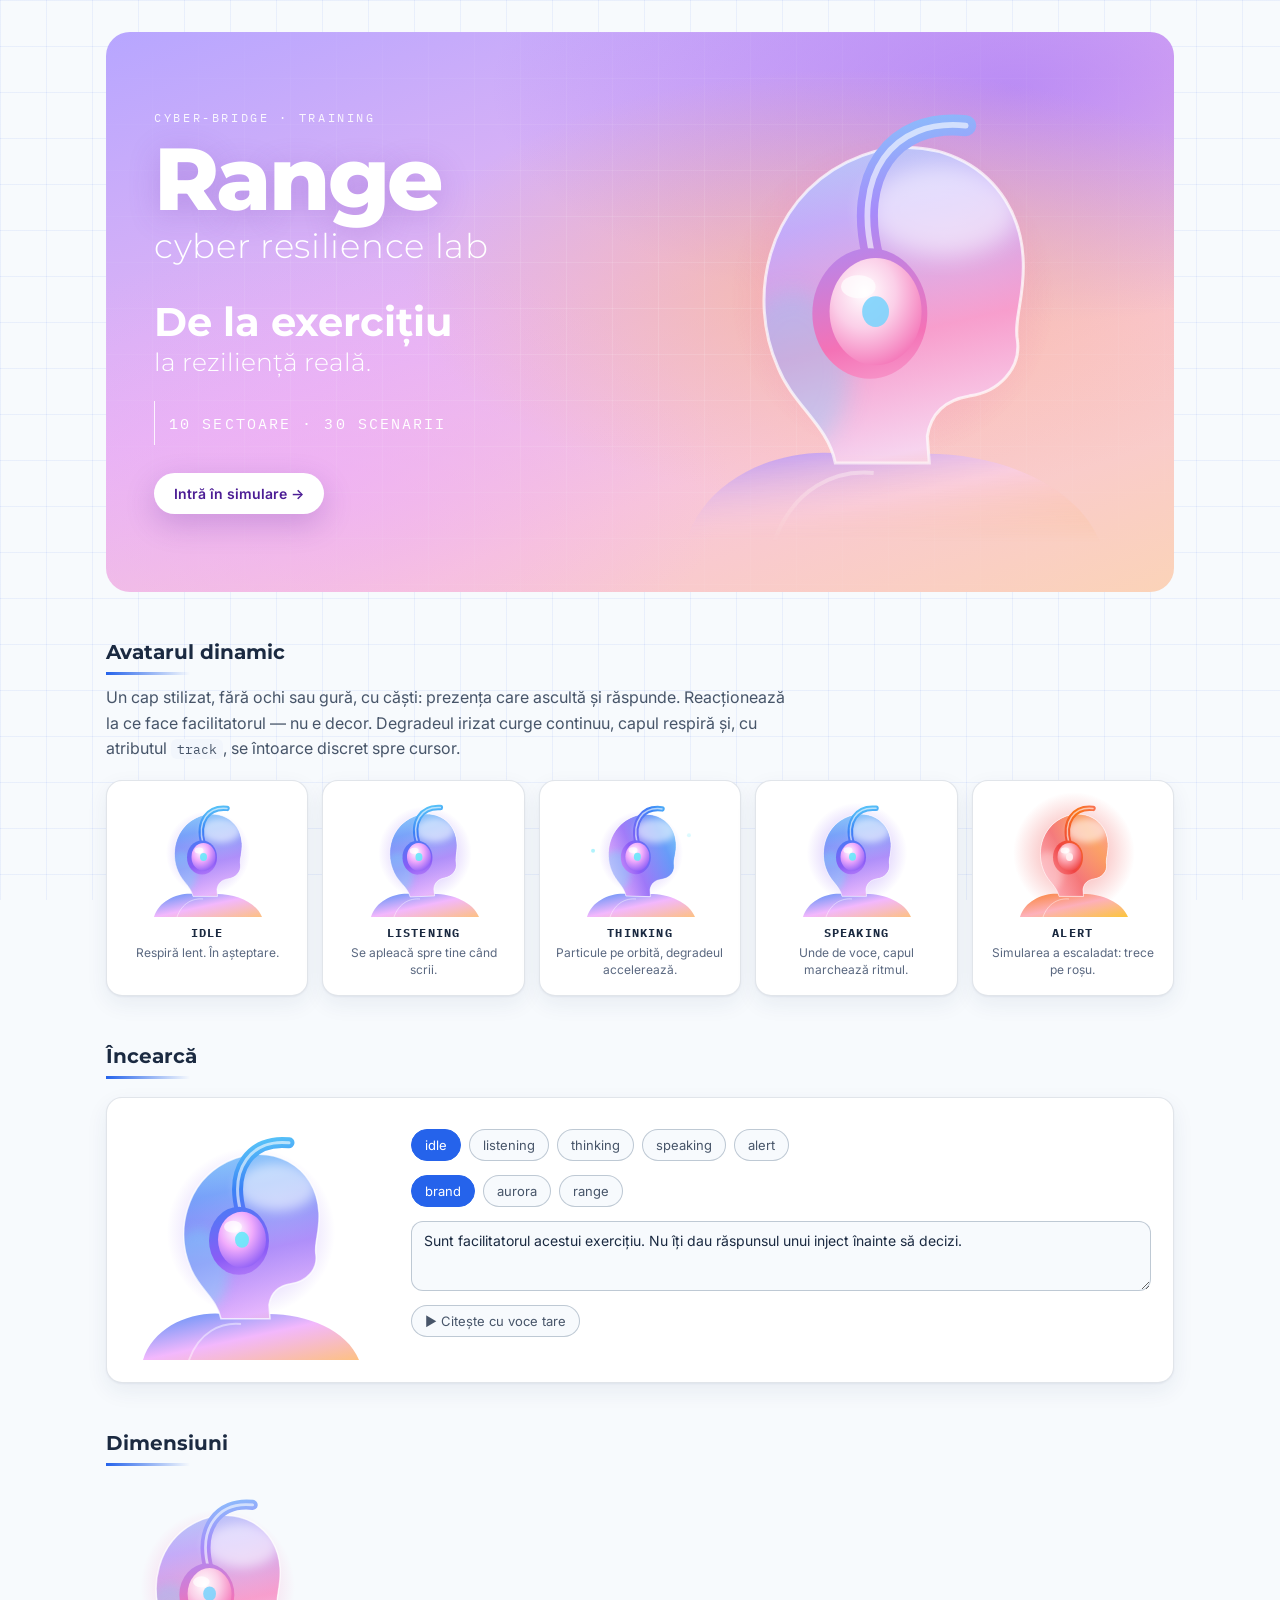
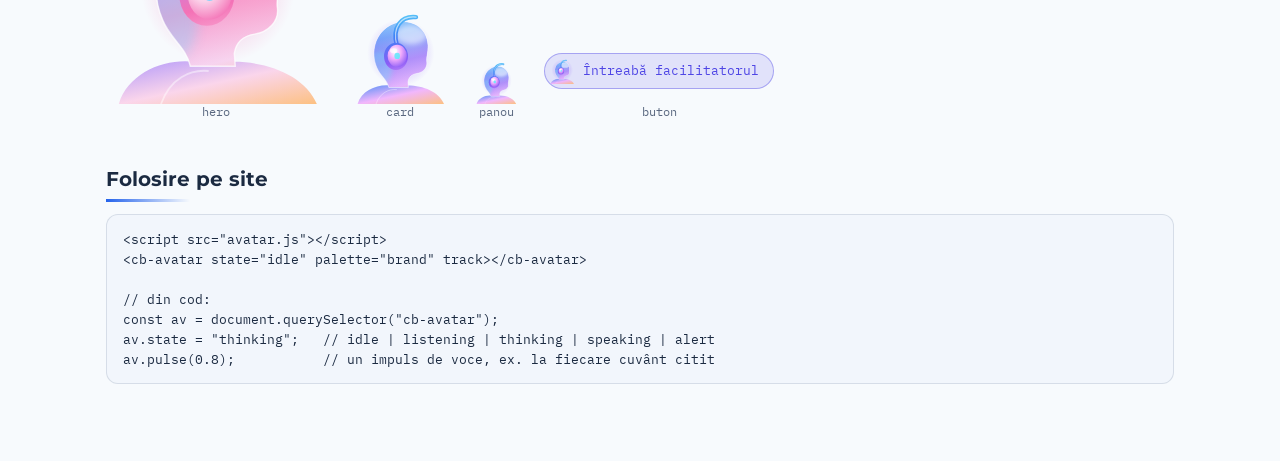
<file: platform/avatar.html>
<!doctype html>
<html lang="ro">
<head>
<meta charset="utf-8">
<meta name="viewport" content="width=device-width,initial-scale=1">
<title>Avatar Cyber-Bridge Range</title>
<link rel="preconnect" href="https://fonts.gstatic.com" crossorigin>
<link rel="stylesheet" href="https://fonts.googleapis.com/css2?family=Montserrat:wght@300;600;700;800&family=Inter:wght@400;500;600&family=IBM+Plex+Mono:wght@400;500&display=swap">
<link rel="stylesheet" href="theme.css">
<script src="avatar.js"></script>
<style>
*{box-sizing:border-box}
body{margin:0;font-family:var(--font-body);color:var(--tx);background:var(--bg-base)}
.wrap{max-width:1100px;margin:0 auto;padding:32px 16px 64px}
h2{font-family:var(--font-display);font-size:20px;margin:48px 0 6px}
h2::after{content:"";display:block;width:var(--rule-w);height:3px;margin-top:8px;background:var(--rule)}
p.lead{color:var(--tx2);max-width:680px;line-height:1.6;margin:10px 0 0}
code{font-family:var(--font-mono);font-size:12.5px;background:var(--sunk);padding:2px 6px;border-radius:6px}
pre{font-family:var(--font-mono);font-size:12.5px;background:var(--sunk);border:1px solid var(--bd);
  border-radius:var(--r-md);padding:14px 16px;overflow-x:auto;line-height:1.6}

/* ---- hero, în spiritul afișului: degrade pastel, capul cu căști, liniile verticale ---- */
.hero{position:relative;overflow:hidden;border-radius:24px;min-height:560px;isolation:isolate;
  display:grid;grid-template-columns:1.05fr 1fr;align-items:center;padding:48px;
  background:
    radial-gradient(60% 55% at 70% 45%,rgba(253,186,116,.55),transparent 70%),
    radial-gradient(55% 60% at 20% 80%,rgba(240,171,252,.55),transparent 70%),
    radial-gradient(70% 60% at 85% 10%,rgba(139,92,246,.45),transparent 70%),
    linear-gradient(160deg,#B7A6FF 0%,#E7B6F2 45%,#F8C6D8 70%,#FBD3B8 100%)}
.hero::before{content:"";position:absolute;inset:0;z-index:-1;
  background-image:linear-gradient(rgba(255,255,255,.14) 1px,transparent 1px),
    linear-gradient(90deg,rgba(255,255,255,.14) 1px,transparent 1px);
  background-size:46px 46px;mask-image:radial-gradient(70% 70% at 50% 50%,#000,transparent)}
.hero .txt{color:#fff;position:relative;z-index:2}
.hero .eyebrow{font-family:var(--font-mono);font-size:12px;letter-spacing:.22em;text-transform:uppercase;opacity:.9}
.hero h1{font-family:var(--font-display);font-weight:800;font-size:clamp(44px,7vw,88px);line-height:.92;
  letter-spacing:-.03em;margin:14px 0 6px;text-shadow:0 6px 30px rgba(120,60,180,.25)}
.hero .sub{font-family:var(--font-display);font-weight:300;font-size:clamp(22px,3vw,34px);letter-spacing:.02em;margin:0}
.hero .tag{margin:34px 0 0;font-family:var(--font-display);font-weight:700;font-size:clamp(26px,3.4vw,40px);line-height:1.05}
.hero .tag span{display:block;font-weight:300;font-size:.62em;margin-top:6px}
.hero .date{font-family:var(--font-mono);font-size:15px;letter-spacing:.14em;margin-top:26px;
  display:flex;align-items:center;gap:14px}
.hero .date::before{content:"";width:1px;height:44px;background:rgba(255,255,255,.85)}
.hero .cta{display:inline-flex;margin-top:28px;padding:12px 20px;border-radius:999px;background:#fff;color:#4C1D95;
  font-weight:600;font-size:14px;text-decoration:none;box-shadow:0 10px 30px rgba(76,29,149,.22)}
.hero .fig{position:relative;display:flex;justify-content:center}
.hero cb-avatar{width:min(460px,100%);-webkit-mask-image:linear-gradient(#000 80%,transparent);mask-image:linear-gradient(#000 80%,transparent)}
@media (max-width:760px){
  .hero{grid-template-columns:1fr;padding:32px 20px;min-height:0}
  .hero .fig{order:-1}
  .hero cb-avatar{width:min(300px,80vw)}
}

/* ---- stări ---- */
.states{display:grid;gap:14px;grid-template-columns:repeat(auto-fit,minmax(170px,1fr));margin-top:18px}
.st{background:var(--bg-raised);border:1px solid var(--bd);border-radius:var(--r-lg);padding:16px;text-align:center;box-shadow:var(--elev-1)}
.st cb-avatar{width:120px}
.st b{display:block;font-family:var(--font-mono);font-size:12px;letter-spacing:.1em;text-transform:uppercase;margin-top:8px}
.st small{color:var(--tx3);font-size:12px;line-height:1.45;display:block;margin-top:4px}

/* ---- control interactiv ---- */
.play{display:grid;grid-template-columns:260px 1fr;gap:22px;align-items:center;margin-top:18px;
  background:var(--bg-raised);border:1px solid var(--bd);border-radius:var(--r-lg);padding:22px;box-shadow:var(--elev-1)}
.play cb-avatar{width:240px}
.btns{display:flex;flex-wrap:wrap;gap:8px;margin-bottom:14px}
.btns button{font:inherit;font-size:13px;padding:7px 13px;border-radius:999px;border:1px solid var(--bd-strong);
  background:var(--bg-base);color:var(--tx2);cursor:pointer}
.btns button[aria-pressed="true"]{background:var(--brand);border-color:var(--brand);color:#fff}
#say{width:100%;min-height:70px;font:inherit;font-size:14px;padding:10px 12px;border-radius:var(--r-md);
  border:1px solid var(--bd-strong);background:var(--bg-base);color:var(--tx)}
@media (max-width:700px){.play{grid-template-columns:1fr;justify-items:center}}

/* ---- dimensiuni ---- */
.sizes{display:flex;align-items:flex-end;gap:26px;flex-wrap:wrap;margin-top:18px}
.sizes div{text-align:center;font-family:var(--font-mono);font-size:11.5px;color:var(--tx3)}
.chipdemo{display:inline-flex;align-items:center;gap:8px;padding:4px 14px 4px 4px;border-radius:999px;
  border:1px solid color-mix(in srgb,var(--sim) 40%,transparent);background:color-mix(in srgb,var(--sim) 13%,transparent);
  color:var(--sim-tx);font-size:13px}
</style>
</head>
<body>
<div class="wrap">

<section class="hero" aria-label="Cyber-Bridge Range">
  <div class="txt">
    <div class="eyebrow">Cyber-Bridge · Training</div>
    <h1>Range</h1>
    <p class="sub">cyber resilience lab</p>
    <p class="tag">De la exercițiu<span>la reziliență reală.</span></p>
    <div class="date">10 SECTOARE · 30 SCENARII</div>
    <a class="cta" href="index.html">Intră în simulare →</a>
  </div>
  <div class="fig">
    <cb-avatar id="heroAv" palette="aurora" state="idle" track></cb-avatar>
  </div>
</section>

<h2>Avatarul dinamic</h2>
<p class="lead">Un cap stilizat, fără ochi sau gură, cu căști: prezența care ascultă și răspunde. Reacționează la ce face facilitatorul — nu e decor. Degradeul irizat curge continuu, capul respiră și, cu atributul <code>track</code>, se întoarce discret spre cursor.</p>

<div class="states">
  <div class="st"><cb-avatar state="idle"></cb-avatar><b>idle</b><small>Respiră lent. În așteptare.</small></div>
  <div class="st"><cb-avatar state="listening"></cb-avatar><b>listening</b><small>Se apleacă spre tine când scrii.</small></div>
  <div class="st"><cb-avatar state="thinking"></cb-avatar><b>thinking</b><small>Particule pe orbită, degradeul accelerează.</small></div>
  <div class="st"><cb-avatar state="speaking"></cb-avatar><b>speaking</b><small>Unde de voce, capul marchează ritmul.</small></div>
  <div class="st"><cb-avatar state="alert"></cb-avatar><b>alert</b><small>Simularea a escaladat: trece pe roșu.</small></div>
</div>

<h2>Încearcă</h2>
<div class="play">
  <cb-avatar id="av" state="idle" track></cb-avatar>
  <div>
    <div class="btns" id="btns">
      <button data-s="idle" aria-pressed="true">idle</button>
      <button data-s="listening">listening</button>
      <button data-s="thinking">thinking</button>
      <button data-s="speaking">speaking</button>
      <button data-s="alert">alert</button>
    </div>
    <div class="btns" id="pals">
      <button data-p="brand" aria-pressed="true">brand</button>
      <button data-p="aurora">aurora</button>
      <button data-p="range">range</button>
    </div>
    <textarea id="say">Sunt facilitatorul acestui exercițiu. Nu îți dau răspunsul unui inject înainte să decizi.</textarea>
    <div class="btns" style="margin-top:10px"><button id="speak">▶ Citește cu voce tare</button></div>
  </div>
</div>

<h2>Dimensiuni</h2>
<div class="sizes">
  <div><cb-avatar style="width:220px" palette="aurora"></cb-avatar><br>hero</div>
  <div><cb-avatar style="width:96px"></cb-avatar><br>card</div>
  <div><cb-avatar style="width:44px"></cb-avatar><br>panou</div>
  <div><span class="chipdemo"><cb-avatar style="width:26px" state="speaking"></cb-avatar>Întreabă facilitatorul</span><br><br>buton</div>
</div>

<h2>Folosire pe site</h2>
<pre>&lt;script src="avatar.js"&gt;&lt;/script&gt;
&lt;cb-avatar state="idle" palette="brand" track&gt;&lt;/cb-avatar&gt;

// din cod:
const av = document.querySelector("cb-avatar");
av.state = "thinking";   // idle | listening | thinking | speaking | alert
av.pulse(0.8);           // un impuls de voce, ex. la fiecare cuvânt citit</pre>

</div>
<script>
const av=document.getElementById("av");
const press=(box,attr,v)=>box.querySelectorAll("button").forEach(b=>b.setAttribute("aria-pressed",String(b.dataset[attr]===v)));
document.getElementById("btns").addEventListener("click",e=>{const b=e.target.closest("[data-s]");if(!b)return;
  av.state=b.dataset.s;press(e.currentTarget,"s",b.dataset.s);});
document.getElementById("pals").addEventListener("click",e=>{const b=e.target.closest("[data-p]");if(!b)return;
  av.setAttribute("palette",b.dataset.p);press(e.currentTarget,"p",b.dataset.p);});
document.getElementById("say").addEventListener("input",()=>{av.state="listening";press(btns,"s","listening");});
document.getElementById("speak").addEventListener("click",()=>{
  const txt=document.getElementById("say").value;
  av.state="thinking";press(btns,"s","thinking");
  setTimeout(()=>{
    av.state="speaking";press(btns,"s","speaking");
    const done=()=>{av.state="idle";press(btns,"s","idle");};
    if(!window.speechSynthesis){setTimeout(done,3000);return;}
    try{speechSynthesis.cancel();
      const u=new SpeechSynthesisUtterance(txt);u.lang="ro-RO";
      u.onboundary=()=>av.pulse(1);u.onend=done;u.onerror=done;
      speechSynthesis.speak(u);}catch(e){setTimeout(done,3000);}
  },900);
});
// hero-ul trece singur prin stări, ca să arate că avatarul e viu
const hero=document.getElementById("heroAv"),cyc=["idle","listening","thinking","speaking","idle"];let ci=0;
setInterval(()=>{ci=(ci+1)%cyc.length;hero.state=cyc[ci];},2600);
</script>
</body>
</html>
</file>
<file: platform/theme.css>
/* ============================================================
   Cyber-Bridge Range — stratul de identitate vizuală
   Visual identity layer

   Tema implicită reproduce identitatea site-ului cyber-bridge.eu:
   fundal deschis albastru-rece, motiv de grilă, albastru instituțional
   ca unică culoare de acțiune, titluri grele cu letterspacing.

   Valorile de culoare sunt citite dintr-o captură a site-ului, deci
   sunt apropiate, nu extrase din CSS-ul lui. Dacă aveți valorile
   oficiale (sau un ghid de brand), se înlocuiesc doar în blocul BRAND
   de mai jos — nimic altceva din platformă nu conține culori literale.

   The default theme reproduces the cyber-bridge.eu identity. Colour
   values are read from a screenshot, so they are close but not taken
   from its stylesheet. With the official values, replace only the
   BRAND block below.
   ============================================================ */

/* ------------------------------------------------------------
   BRAND — singurul loc de schimbat / the only place to change
   ------------------------------------------------------------ */
:root{
  /* Fonturi. Sunt încărcate în <head>. */
  --font-display:"Montserrat",-apple-system,"Segoe UI",sans-serif;
  --font-body:"Inter",-apple-system,"Segoe UI",Roboto,sans-serif;
  --font-mono:"IBM Plex Mono",ui-monospace,"SF Mono",Menlo,monospace;

  /* Albastrul de acțiune al site-ului: butonul primar, cifrele, tagline-ul. */
  --brand:#2563EB;
  --brand-soft:#3B82F6;
  --brand-deep:#1D4ED8;

  /* Fundaluri și suprafețe */
  --bg-deep:#EAF0F8;
  --bg-base:#F7FAFD;
  --bg-raised:#FFFFFF;
  --bg-overlay:#FFFFFF;
  --glass:rgba(255,255,255,.90);

  /* Text */
  --tx:#1B2A41;        /* titlurile site-ului: navy închis */
  --tx2:#475569;
  --tx3:#5A6880;
  --tx-inv:#FFFFFF;

  /* Contururi */
  --bd:rgba(30,58,95,.13);
  --bd-strong:rgba(30,58,95,.26);

  /* Grila din fundalul site-ului */
  --grid-line:rgba(37,99,235,.07);
  --grid-size:46px;
}

/* ------------------------------------------------------------
   SEMANTIC — starea, nu brandul.
   Fiecare stare are și o formă, definită în index.html, ca
   informația să nu depindă niciodată numai de culoare.
   ------------------------------------------------------------ */
:root{
  --info:var(--brand);
  --ok:#0E7C66;
  --sim:#4F46E5;
  --warn:#B45309;
  --crit:#C2410C;
  --idle:#5A6880;

  --m0:#CFD8E6; --m1:#A3B6D0; --m2:#6A9BC8;
  --m3:#3D7FC1; --m4:#1F6FB2; --m5:#1D4ED8;

  /* sectorul curent dă doar atmosfera din fundal; culoarea de acțiune
     rămâne albastrul brandului, ca platforma să nu-și schimbe identitatea
     de la un sector la altul */
  --sector-h:219;
  --amb:var(--brand);

  --amb-alpha:.85;
  --amb-line-l:52%;
  --amb-veil-a:.05;
  --amb-grid:1;

  /* suprafețe derivate */
  --sunk:#F2F6FC;
  --solid-raised:#FFFFFF;
  --drawer:rgba(255,255,255,.97);
  --hover:rgba(37,99,235,.06);
  --track:rgba(30,58,95,.11);
  --sel:rgba(37,99,235,.11);
  --lvbd:rgba(30,58,95,.20);
  --dash:rgba(27,42,65,.62);

  --info-tx:var(--brand-deep); --ok-tx:var(--ok); --sim-tx:var(--sim);
  --warn-tx:var(--warn); --crit-tx:var(--crit);

  /* formă — site-ul folosește colțuri moderate și umbre discrete */
  --r-sm:8px; --r-md:12px; --r-lg:16px;
  --rail:252px;

  --elev-1:0 1px 2px rgba(30,58,95,.06), 0 8px 22px rgba(30,58,95,.07);
  --glow:0 6px 18px rgba(37,99,235,.26);
  --ring-glow:none;
  --surface-blur:none;
  --panel-shadow:var(--elev-1);

  /* accentul de titlu: bara scurtă în degrade de sub „CYBER-BRIDGE” */
  --rule:linear-gradient(90deg,var(--brand),rgba(37,99,235,0));
  --rule-w:84px;
}

/* ------------------------------------------------------------
   SKIN CYBER RANGE — modul întunecat de centru de comandă.
   Pentru Simulation Lab și pentru livrarea în sală, unde tensiunea
   și lizibilitatea sub presiune contează mai mult decât integrarea
   în site. Se activează cu ?skin=dark sau din comutatorul din bară.
   ------------------------------------------------------------ */
:root[data-skin="dark"]{
  --bg-deep:#05070D;
  --bg-base:#0A0E17;
  --bg-raised:rgba(17,23,38,.80);
  --bg-overlay:rgba(22,30,48,.78);
  --glass:rgba(11,15,25,.78);

  --tx:#E8EEF9;
  --tx2:#A9B6CC;
  --tx3:#7C8AA3;
  --tx-inv:#05070D;

  --bd:rgba(145,175,220,.14);
  --bd-strong:rgba(145,175,220,.30);

  --info:#38E1FF;
  --ok:#2EE6C4;
  --sim:#9B6BFF;
  --warn:#FFB547;
  --crit:#FF6B4A;
  --idle:#7C8AA3;

  --m0:#3A4356; --m1:#4E5C7A; --m2:#3E7FA8;
  --m3:#2E9FB5; --m4:#2EC5A8; --m5:#2EE6C4;

  /* aici sectorul colorează și interfața, nu doar fundalul */
  --amb:hsl(var(--sector-h),92%,62%);
  --amb-alpha:1;
  --amb-line-l:62%;
  --amb-veil-a:.09;
  --amb-grid:0;

  --sunk:rgba(5,7,13,.58);
  --solid-raised:#111726;
  --drawer:rgba(8,11,19,.94);
  --hover:rgba(145,175,220,.07);
  --track:rgba(145,175,220,.13);
  --sel:rgba(232,238,249,.12);
  --lvbd:rgba(232,238,249,.22);
  --dash:rgba(232,238,249,.70);

  --info-tx:#B3EEFB; --ok-tx:#A8F2E3; --sim-tx:#D2BCFF;
  --warn-tx:#FFD79B; --crit-tx:#FFC2B1;

  --r-sm:6px; --r-md:12px; --r-lg:20px;

  --elev-1:0 1px 0 rgba(255,255,255,.05) inset, 0 8px 24px rgba(0,0,0,.45);
  --glow:0 8px 24px color-mix(in srgb,var(--amb) 30%,transparent);
  --ring-glow:drop-shadow(0 0 7px color-mix(in srgb,var(--amb) 55%,transparent));
  --surface-blur:blur(10px);
  --panel-shadow:none;
  --rule:linear-gradient(90deg,var(--amb),transparent);
}

/* ------------------------------------------------------------
   Ecouri ale site-ului: grila de fundal, bara de sub titlu,
   antetul alb, titlurile grele cu letterspacing.
   ------------------------------------------------------------ */
:root:not([data-skin="dark"]) body{
  background-image:
    linear-gradient(var(--grid-line) 1px,transparent 1px),
    linear-gradient(90deg,var(--grid-line) 1px,transparent 1px);
  background-size:var(--grid-size) var(--grid-size);
  background-attachment:fixed;
}
:root:not([data-skin="dark"]) .topbar{background:#FFFFFF}
:root:not([data-skin="dark"]) .rail{background:#FFFFFF}
:root:not([data-skin="dark"]) .panel{box-shadow:var(--panel-shadow)}
:root:not([data-skin="dark"]) .brand b{letter-spacing:.06em}
/* pe site acțiunea primară este albastră: violetul rămâne doar marcaj de
   stare pentru simulare, nu culoare de buton */
:root:not([data-skin="dark"]) .btn.sim{background:var(--brand);color:var(--tx-inv)}
:root:not([data-skin="dark"]) .btn.sim:hover{box-shadow:var(--glow)}
:root:not([data-skin="dark"]) .nba{
  background:linear-gradient(135deg,rgba(37,99,235,.07),rgba(37,99,235,.02));
  border-color:rgba(37,99,235,.24)}
:root:not([data-skin="dark"]) .sim-bar{
  background:linear-gradient(90deg,rgba(79,70,229,.09),rgba(255,255,255,.6));
  border-color:rgba(79,70,229,.26)}

.head h1{position:relative;padding-bottom:12px}
.head h1::after{content:"";position:absolute;left:0;bottom:0;width:var(--rule-w);height:3px;
  background:var(--rule);border-radius:2px}
:root[data-skin="dark"] .head h1{padding-bottom:0}
:root[data-skin="dark"] .head h1::after{display:none}

/* ------------------------------------------------------------
   MOD ÎNCORPORAT — platforma rulează într-o pagină gazdă care
   are deja antet și logo.
   ------------------------------------------------------------ */
:root[data-embed="1"] .brand{display:none}
:root[data-embed="1"] .rail{padding-top:14px}
:root[data-embed="1"] main{padding-top:18px}
:root[data-embed="1"] .rail-foot{display:none}
:root[data-embed="1"] body{background-attachment:scroll}
</file>
